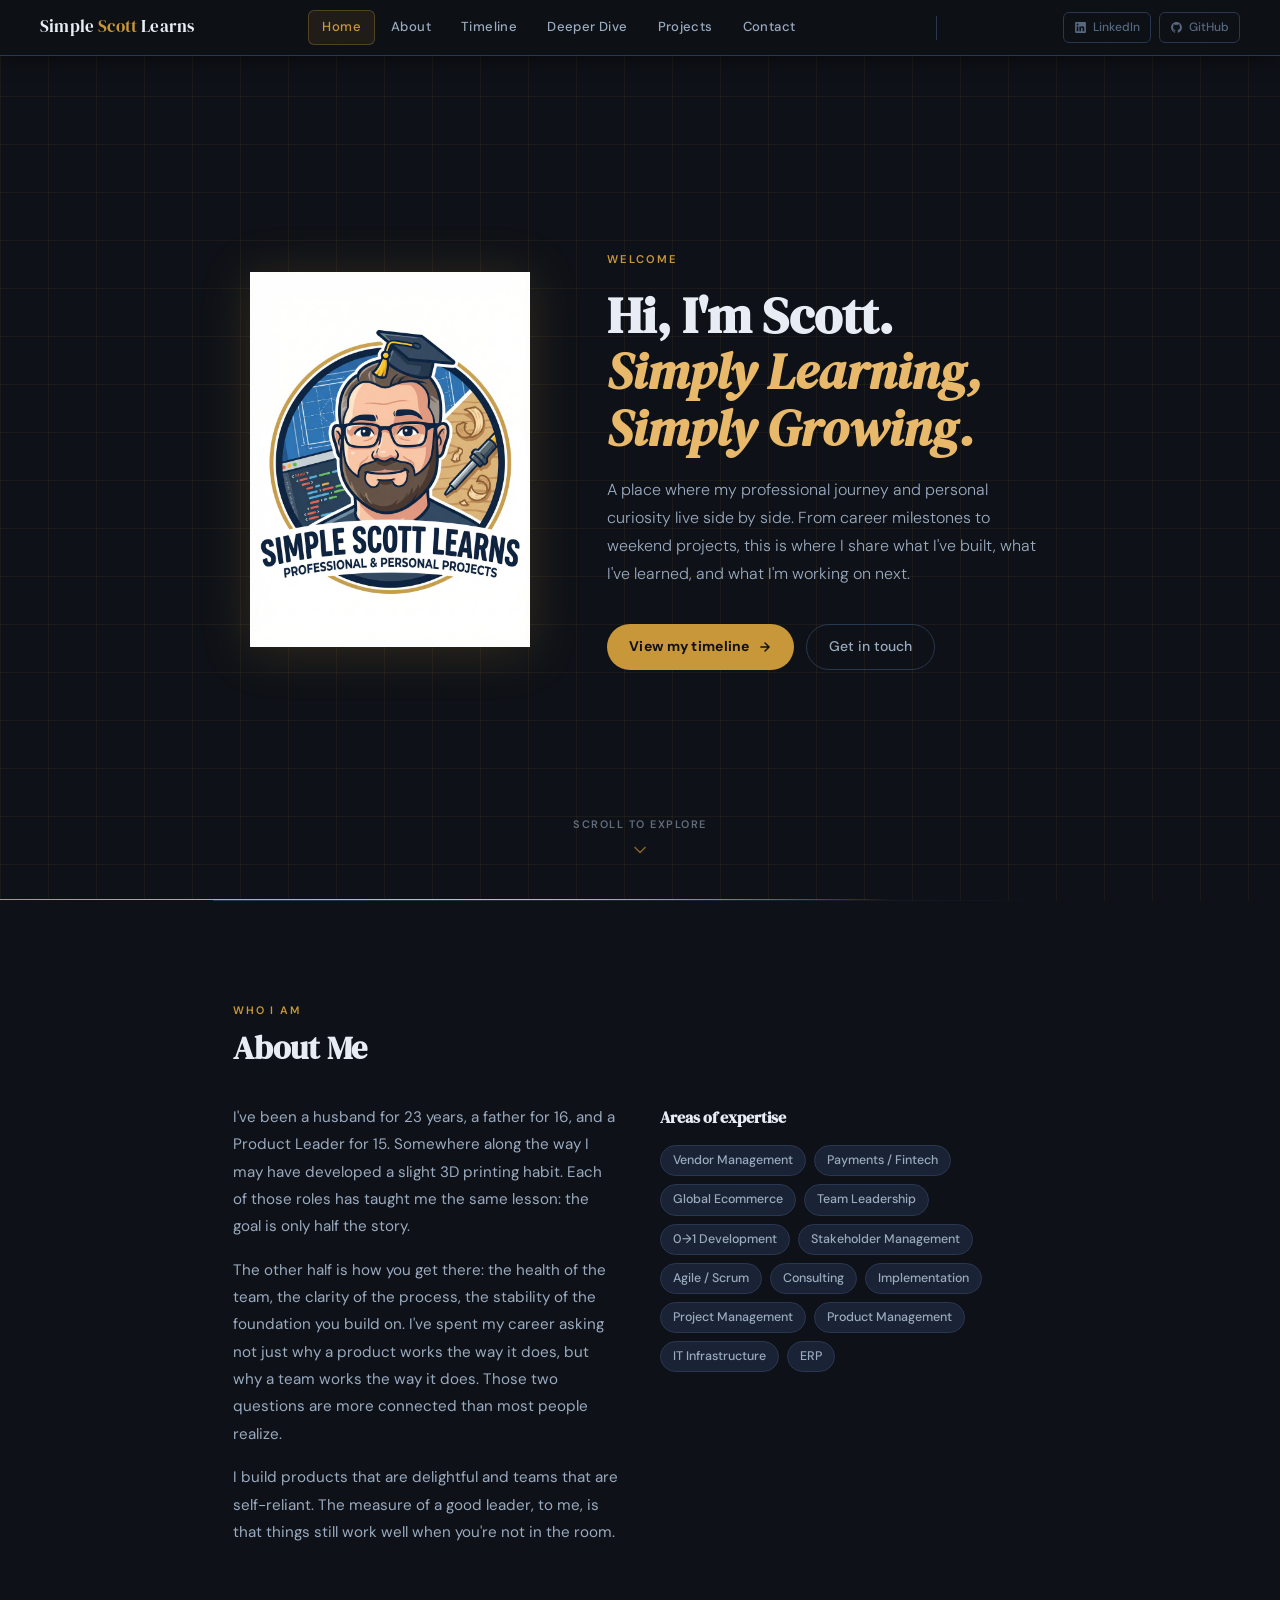
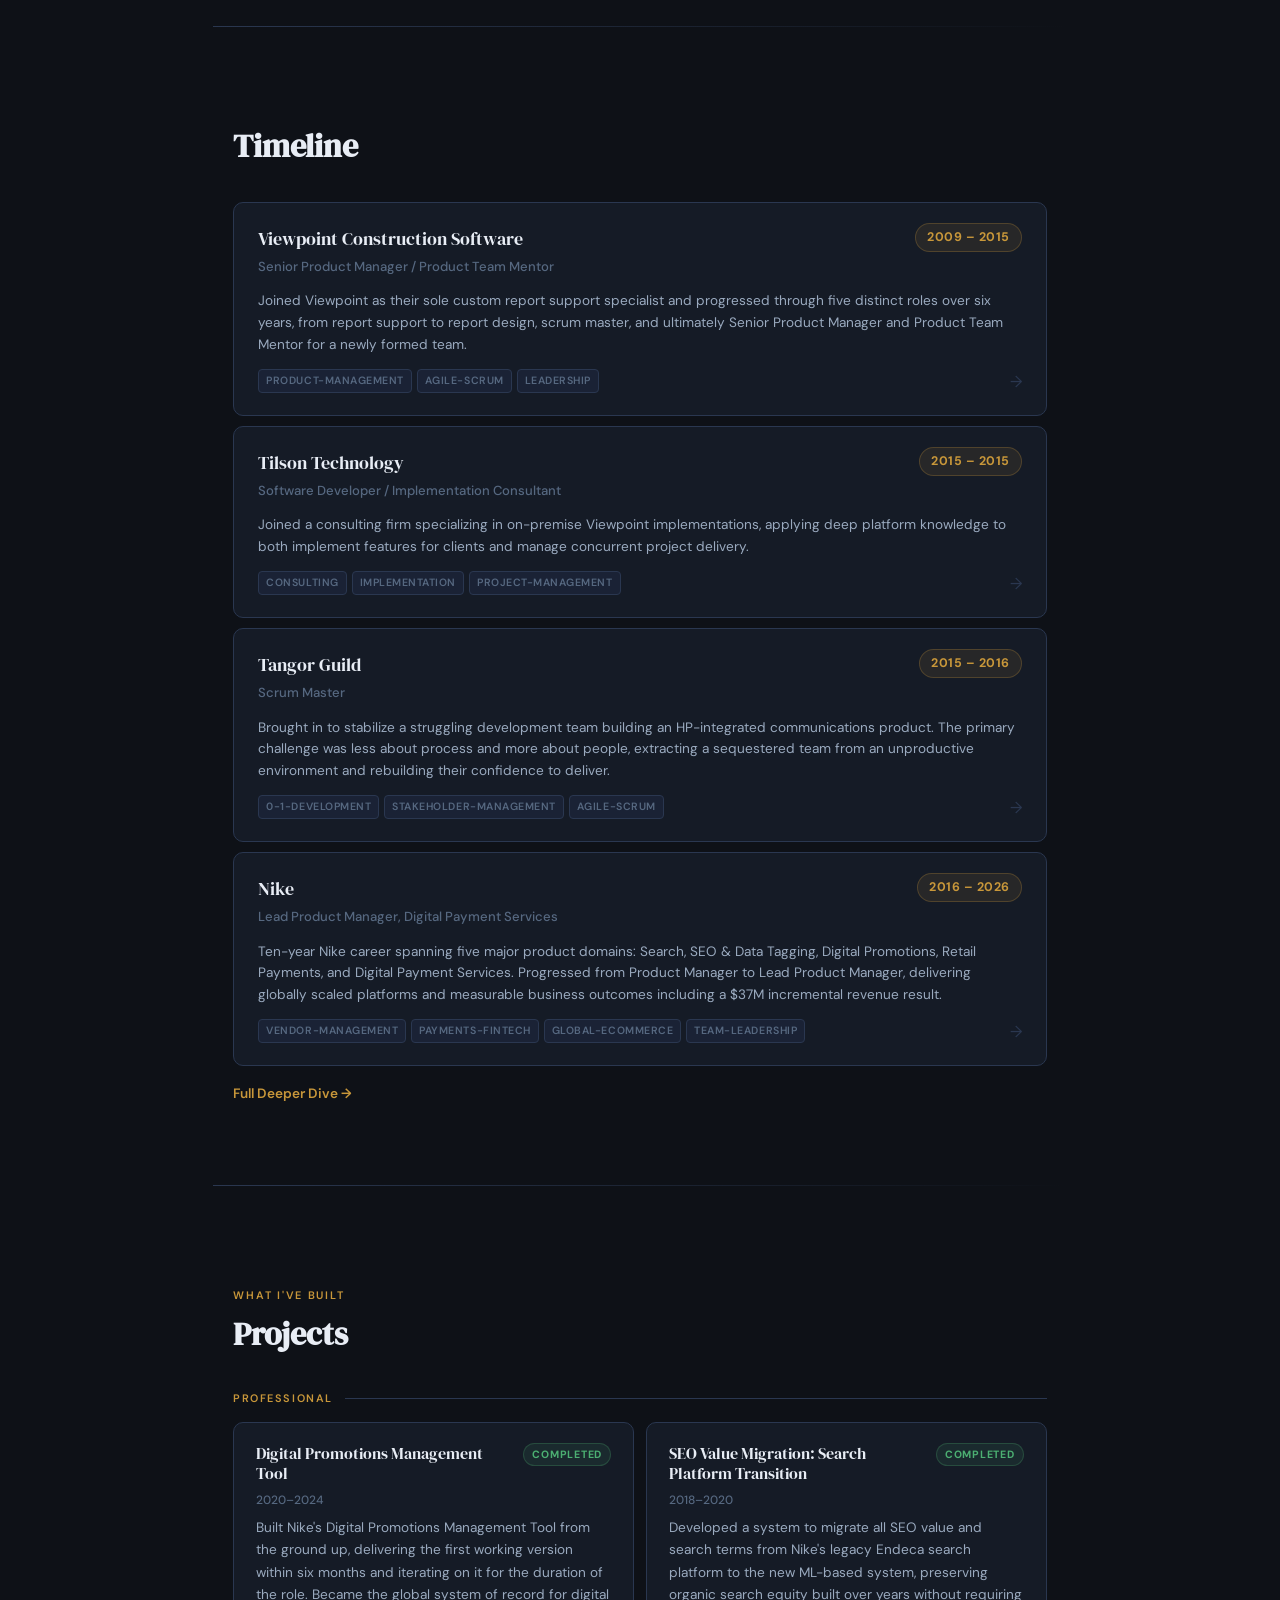
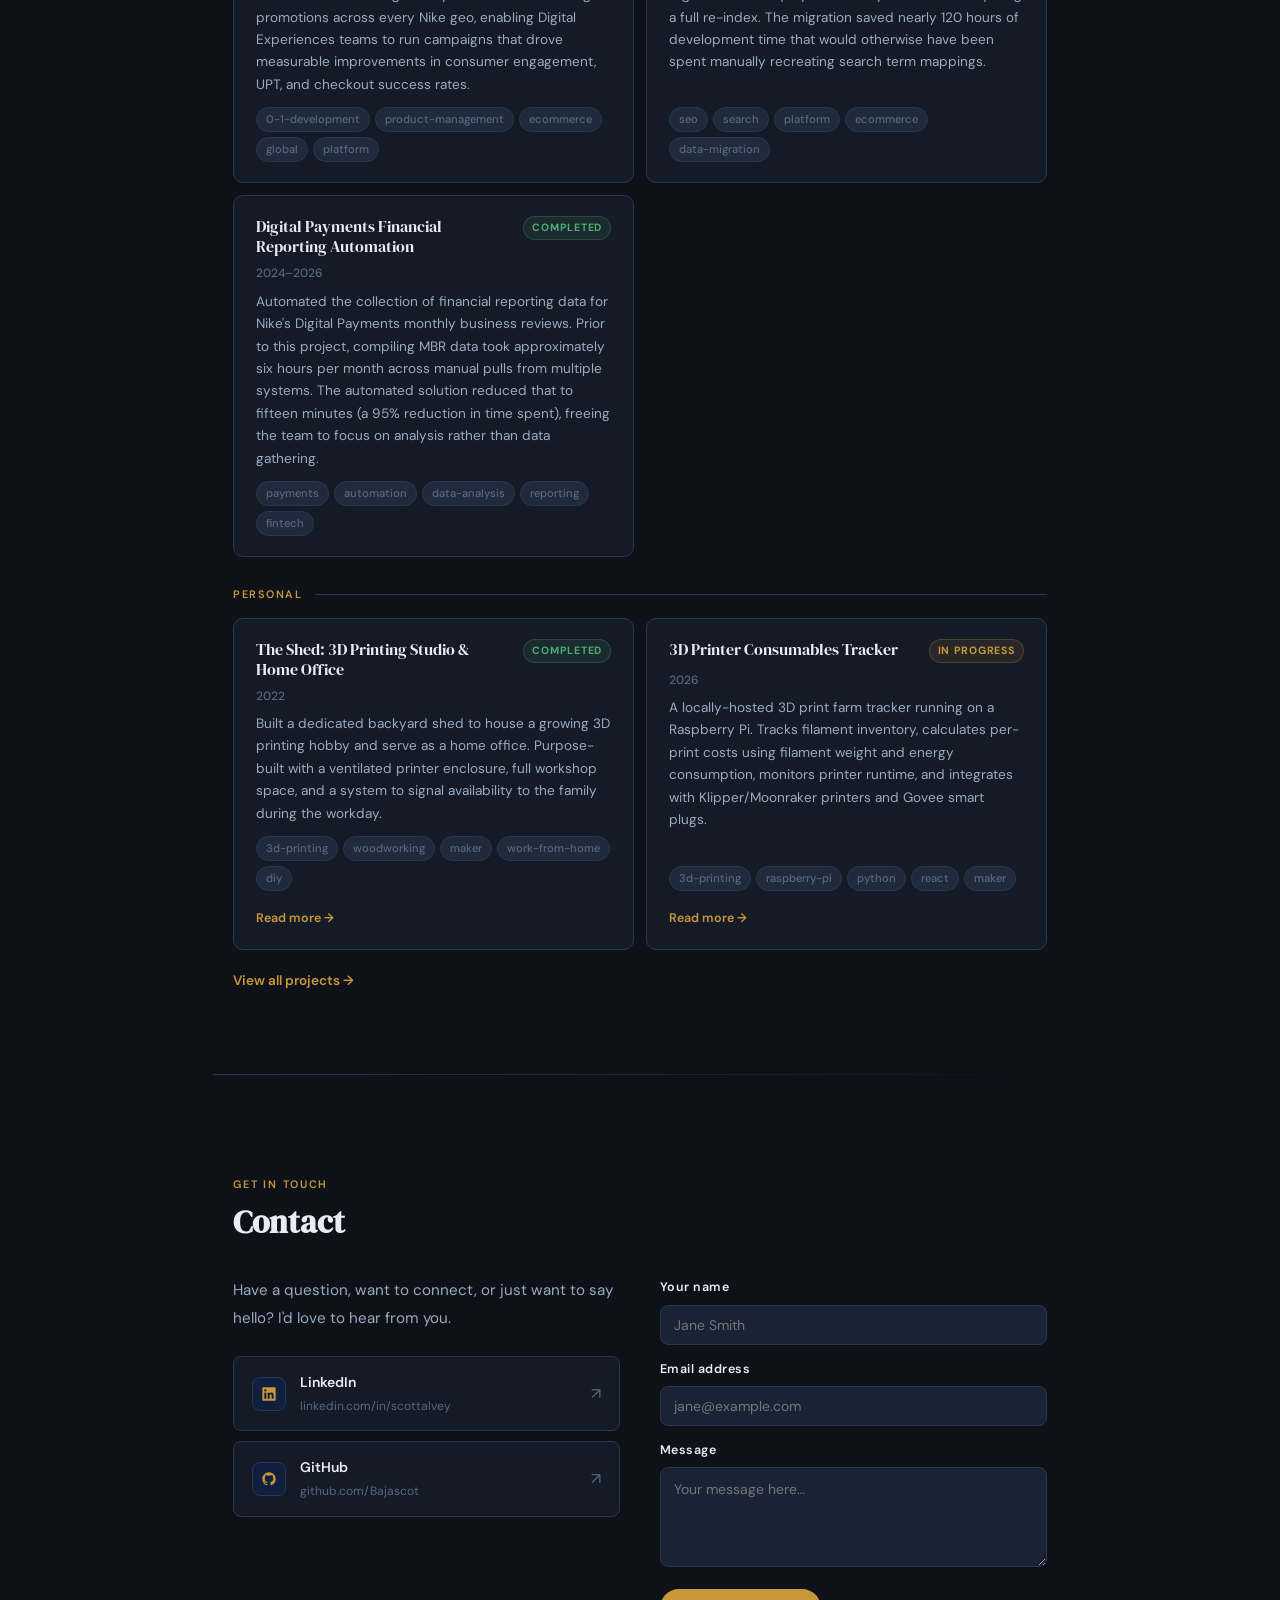
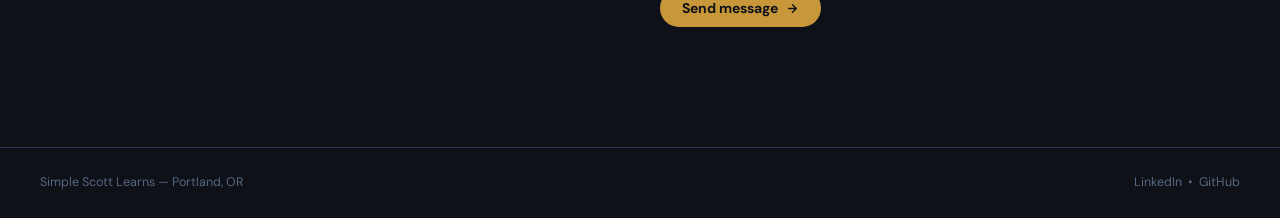
<file: index.html>
<!DOCTYPE html>
<html lang="en">
<head>
  <meta charset="UTF-8">
  <meta name="viewport" content="width=device-width, initial-scale=1.0">
  <title>Simple Scott Learns</title>
  <link rel="stylesheet" href="css/style.css">
  <style>
    body { background: #0e1117; margin: 0; }

    /* ── NAV ── */
    .site-nav {
      position: fixed;
      top: 0; left: 0; right: 0;
      z-index: 200;
      height: 56px;
      background: rgba(14,17,23,0.94);
      backdrop-filter: blur(12px);
      border-bottom: 1px solid #2a3750;
      display: flex;
      align-items: center;
      justify-content: space-between;
      padding: 0 40px;
    }
    .nav-brand {
      font-family: 'DM Serif Display', Georgia, serif;
      font-size: 1.05rem;
      color: #e8edf5;
      letter-spacing: 0.01em;
      white-space: nowrap;
      text-decoration: none;
      flex-shrink: 0;
    }
    .nav-brand span { color: #c8973a; }
    .nav-links { display: flex; align-items: center; gap: 2px; list-style: none; }
    .nav-links a {
      display: block;
      padding: 5px 13px;
      font-size: 0.82rem; font-weight: 500;
      color: #9aaabf;
      border-radius: 6px;
      letter-spacing: 0.03em;
      transition: background 0.15s, color 0.15s;
      border: 1px solid transparent;
      text-decoration: none;
    }
    .nav-links a:hover, .nav-links a.active {
      background: rgba(200,151,58,0.1);
      color: #c8973a;
      border-color: rgba(200,151,58,0.3);
    }
    .nav-divider { width: 1px; height: 24px; background: #2a3750; margin: 0 12px; }
    .nav-social { display: flex; gap: 8px; }
    .nav-social a {
      display: flex; align-items: center; gap: 6px;
      padding: 4px 10px;
      font-size: 0.75rem; font-weight: 500;
      color: #566880;
      border: 1px solid #2a3750;
      border-radius: 6px;
      transition: border-color 0.15s, color 0.15s, background 0.15s;
      text-decoration: none;
    }
    .nav-social a:hover { border-color: #c8973a; color: #c8973a; background: rgba(200,151,58,0.08); }

    /* ── SECTIONS — 2/3 page width, centered ── */
    .page-section {
      width: 100%;
      padding: 100px 0 80px;
    }
    .section-inner {
      width: 66.666%;
      margin: 0 auto;
      padding: 0 20px;
    }
    .section-eyebrow {
      font-size: 0.68rem; font-weight: 600;
      letter-spacing: 0.16em; text-transform: uppercase;
      color: #c8973a; margin-bottom: 10px;
    }
    .section-title {
      font-family: 'DM Serif Display', Georgia, serif;
      font-size: 2rem; color: #e8edf5;
      margin-bottom: 36px; line-height: 1.2;
    }
    .section-divider {
      width: 66.666%; margin: 0 auto;
      height: 1px;
      background: linear-gradient(90deg, #2a3750, transparent);
    }

    /* ── HERO ── */
    #hero {
      min-height: 100vh;
      display: flex; align-items: center;
      padding: 80px 0 60px;
      position: relative; overflow: hidden;
    }
    #hero::before {
      content: '';
      position: absolute; inset: 0;
      background-image:
        linear-gradient(rgba(200,151,58,0.04) 1px, transparent 1px),
        linear-gradient(90deg, rgba(200,151,58,0.04) 1px, transparent 1px);
      background-size: 48px 48px;
      pointer-events: none;
    }
    #hero::after {
      content: '';
      position: absolute;
      bottom: 0; left: 0; right: 0; height: 1px;
      background: linear-gradient(90deg, #c8973a, #e8b96a, transparent 70%);
    }
    .hero-eyebrow {
      font-size: 0.7rem; font-weight: 600;
      letter-spacing: 0.18em; text-transform: uppercase;
      color: #c8973a; margin-bottom: 18px;
    }
    .hero-headline {
      font-family: 'DM Serif Display', Georgia, serif;
      font-size: clamp(2.4rem, 4vw, 3.6rem);
      color: #e8edf5; line-height: 1.1; margin-bottom: 0;
    }
    .hero-headline em { font-style: italic; color: #e8b96a; }
    .hero-sub {
      font-size: 1rem; color: #9aaabf;
      font-weight: 300; max-width: 520px;
      line-height: 1.75; margin-top: 20px; margin-bottom: 36px;
    }
    .hero-actions { display: flex; gap: 12px; flex-wrap: wrap; }
    .btn-primary {
      display: inline-flex; align-items: center; gap: 8px;
      padding: 10px 22px; background: #c8973a; color: #0e1117;
      border-radius: 999px; font-size: 0.875rem; font-weight: 700;
      text-decoration: none;
      transition: opacity 0.15s, transform 0.15s, box-shadow 0.15s;
    }
    .btn-primary:hover { opacity: 0.9; transform: translateY(-1px); box-shadow: 0 4px 16px rgba(200,151,58,0.4); }
    .btn-secondary {
      display: inline-flex; align-items: center; gap: 8px;
      padding: 10px 22px; background: transparent; color: #9aaabf;
      border: 1px solid #2a3750; border-radius: 999px;
      font-size: 0.875rem; font-weight: 500; text-decoration: none;
      transition: border-color 0.15s, color 0.15s;
    }
    .btn-secondary:hover { border-color: #c8973a; color: #c8973a; }

    /* ── SCROLL INDICATOR ── */
    .scroll-indicator {
      position: absolute;
      bottom: 32px;
      left: 50%;
      transform: translateX(-50%);
      display: flex;
      flex-direction: column;
      align-items: center;
      gap: 6px;
      cursor: pointer;
      z-index: 2;
      opacity: 0.6;
      transition: opacity 0.2s;
    }
    .scroll-indicator:hover { opacity: 1; }
    .scroll-indicator span {
      font-size: 0.68rem;
      font-weight: 600;
      letter-spacing: 0.14em;
      text-transform: uppercase;
      color: #9aaabf;
    }
    .scroll-arrow {
      color: #c8973a;
      animation: bounce 2s ease-in-out infinite;
    }
    @keyframes bounce {
      0%, 100% { transform: translateY(0); }
      50%       { transform: translateY(6px); }
    }

    /* ── HERO GRID ── */
    .hero-grid {
      display: grid;
      grid-template-columns: 1fr 1.4fr;
      gap: 60px;
      align-items: center;
    }
    .hero-logo-col {
      display: flex;
      justify-content: center;
      align-items: center;
    }
    .hero-logo-ring {
      display: flex;
      align-items: center;
      justify-content: center;
    }
    .hero-logo-ring img {
      width: 280px;
      height: auto;
      object-fit: contain;
      filter: drop-shadow(0 4px 24px rgba(200,151,58,0.2));
    }
    @media (max-width: 720px) {
      .hero-grid { grid-template-columns: 1fr; gap: 32px; }
      .hero-logo-ring { width: 180px; height: 180px; }
    }
    .about-grid {
      display: grid; grid-template-columns: 1fr 1fr;
      gap: 40px; align-items: start;
    }
    .about-text p {
      font-size: 0.95rem; color: #9aaabf;
      line-height: 1.8; margin-bottom: 16px;
    }
    .about-text p:last-child { margin-bottom: 0; }
    .about-skills h3 {
      font-family: 'DM Serif Display', Georgia, serif;
      font-size: 1rem; color: #e8edf5; margin-bottom: 14px;
    }
    .skills-list { display: flex; flex-wrap: wrap; gap: 8px; }
    .skill-pill {
      padding: 4px 12px;
      background: #1a2235; border: 1px solid #2a3750;
      border-radius: 999px; font-size: 0.78rem;
      font-weight: 500; color: #9aaabf;
    }

    /* ── TIMELINE CARDS ── */
    .timeline-list {
      display: flex; flex-direction: column; gap: 10px;
    }
    .tl-card {
      background: #151b26;
      border: 1px solid #2a3750;
      border-radius: 10px;
      padding: 20px 24px;
      cursor: pointer;
      transition: border-color 0.2s, transform 0.15s, box-shadow 0.2s;
      display: flex;
      flex-direction: column;
      gap: 12px;
    }
    .tl-card:hover {
      border-color: #c8973a;
      transform: translateY(-1px);
      box-shadow: 0 4px 20px rgba(200,151,58,0.1);
    }
    .tl-card-top {
      display: flex;
      align-items: flex-start;
      justify-content: space-between;
      gap: 16px;
    }
    .tl-card-left { flex: 1; min-width: 0; }
    .tl-company {
      font-family: 'DM Serif Display', Georgia, serif;
      font-size: 1.15rem; color: #e8edf5;
      margin-bottom: 2px;
    }
    .tl-title {
      font-size: 0.82rem; color: #566880;
      font-weight: 500;
    }
    .tl-dates {
      font-size: 0.78rem; font-weight: 700;
      color: #c8973a; letter-spacing: 0.04em;
      background: rgba(200,151,58,0.1);
      border: 1px solid rgba(200,151,58,0.25);
      border-radius: 999px; padding: 3px 11px;
      white-space: nowrap;
      flex-shrink: 0;
    }
    .tl-summary {
      font-size: 0.85rem; color: #9aaabf;
      line-height: 1.6;
    }
    .tl-card-bottom {
      display: flex;
      align-items: center;
      justify-content: space-between;
      gap: 12px;
      flex-wrap: wrap;
    }
    .tl-tags { display: flex; gap: 5px; flex-wrap: wrap; }
    .tl-tag {
      font-size: 0.66rem; font-weight: 600;
      letter-spacing: 0.05em; text-transform: uppercase;
      color: #566880; background: #1a2235;
      border: 1px solid #2a3750; border-radius: 4px;
      padding: 2px 7px;
    }
    .tl-arrow {
      color: #2a3750; font-size: 1rem;
      transition: color 0.15s, transform 0.15s;
      flex-shrink: 0;
    }
    .tl-card:hover .tl-arrow { color: #c8973a; transform: translateX(3px); }

    .timeline-footer {
      margin-top: 16px;
      display: flex; align-items: center; gap: 20px;
    }
    .timeline-footer a {
      font-size: 0.85rem; font-weight: 600;
      color: #c8973a; text-decoration: none;
    }
    .timeline-footer a.muted {
      color: #566880; font-weight: 500;
    }
    .timeline-footer a:hover { opacity: 0.8; }

    /* ── MODAL ── */
    .modal-overlay {
      display: none;
      position: fixed; inset: 0; z-index: 500;
      background: rgba(8,12,20,0.85);
      backdrop-filter: blur(6px);
      align-items: center; justify-content: center;
      padding: 40px 20px;
    }
    .modal-overlay.open { display: flex; }
    .modal {
      background: #151b26;
      border: 1px solid #2a3750;
      border-radius: 14px;
      width: 100%; max-width: 620px;
      max-height: 85vh;
      overflow-y: auto;
      box-shadow: 0 20px 60px rgba(0,0,0,0.7);
      animation: modalIn 0.22s ease;
    }
    @keyframes modalIn {
      from { opacity: 0; transform: scale(0.96) translateY(10px); }
      to   { opacity: 1; transform: scale(1) translateY(0); }
    }
    .modal-header {
      background: #0f1f3d;
      padding: 20px 24px;
      border-bottom: 1px solid #2a3750;
      display: flex; align-items: flex-start;
      gap: 12px;
      position: sticky; top: 0; z-index: 1;
      border-radius: 13px 13px 0 0;
    }
    .modal-header-left {
      flex: 1;
      min-width: 0;
    }
    .modal-header-left h2 {
      font-family: 'DM Serif Display', Georgia, serif;
      font-size: 1.4rem; color: #e8edf5; line-height: 1.2;
    }
    .modal-header-left .modal-title {
      font-size: 0.82rem; color: #9aaabf;
      font-weight: 400; margin-top: 3px;
    }
    .modal-header-right { text-align: right; flex-shrink: 0; }
    .modal-dates {
      font-size: 0.8rem; font-weight: 700;
      color: #c8973a; letter-spacing: 0.04em;
    }
    .modal-location {
      font-size: 0.75rem; color: #566880; margin-top: 2px;
    }
    .modal-close {
      flex-shrink: 0;
      background: none; border: none; cursor: pointer;
      color: #566880; font-size: 1.4rem; line-height: 1;
      transition: color 0.15s; padding: 4px;
      margin-top: -2px;
    }
    .modal-close:hover { color: #e8edf5; }
    .modal-body { padding: 28px; }
    .modal-body p {
      font-size: 0.92rem; color: #9aaabf;
      line-height: 1.75; margin-bottom: 20px;
    }
    .modal-tags { display: flex; flex-wrap: wrap; gap: 7px; margin-bottom: 24px; }
    .modal-tag {
      font-size: 0.74rem; font-weight: 500;
      padding: 3px 11px;
      background: #1f2a3d; border: 1px solid #2a3750;
      border-radius: 999px; color: #9aaabf;
    }
    .modal-deeper {
      display: inline-flex; align-items: center; gap: 8px;
      padding: 9px 20px;
      background: #c8973a; color: #0e1117;
      border-radius: 999px; font-size: 0.85rem; font-weight: 700;
      text-decoration: none;
      transition: opacity 0.15s;
    }
    .modal-deeper:hover { opacity: 0.88; }

    /* Other half section */
    .modal-other-half {
      background: #1f2a3d;
      border: 1px solid #2a3750;
      border-left: 3px solid #c8973a;
      border-radius: 8px;
      padding: 18px 20px;
      margin-bottom: 24px;
    }
    .modal-other-half-title {
      display: flex;
      align-items: center;
      gap: 8px;
      font-size: 0.72rem;
      font-weight: 700;
      letter-spacing: 0.12em;
      text-transform: uppercase;
      color: #c8973a;
      margin-bottom: 10px;
    }
    .modal-other-half p {
      font-size: 0.9rem;
      color: #9aaabf;
      line-height: 1.75;
      margin-bottom: 0;
      font-style: italic;
    }

    /* ── PROJECTS ── */
    .projects-section-label {
      font-size: 0.68rem; font-weight: 600;
      letter-spacing: 0.14em; text-transform: uppercase;
      color: #c8973a; margin: 28px 0 14px;
      display: flex; align-items: center; gap: 12px;
    }
    .projects-section-label::after {
      content: ''; flex: 1; height: 1px; background: #2a3750;
    }
    .projects-grid {
      display: grid; grid-template-columns: 1fr 1fr;
      gap: 12px; margin-bottom: 8px;
    }
    .project-card {
      background: #151b26; border: 1px solid #2a3750;
      border-radius: 10px; padding: 20px 22px;
      display: flex; flex-direction: column; gap: 7px;
      transition: border-color 0.2s, transform 0.15s;
    }
    .project-card:hover { border-color: #334466; transform: translateY(-2px); }
    .project-card-top {
      display: flex; justify-content: space-between;
      align-items: flex-start; gap: 10px;
    }
    .project-title {
      font-family: 'DM Serif Display', Georgia, serif;
      font-size: 1rem; color: #e8edf5; line-height: 1.25;
    }
    .project-status {
      flex-shrink: 0; font-size: 0.66rem; font-weight: 700;
      letter-spacing: 0.07em; text-transform: uppercase;
      padding: 2px 8px; border-radius: 999px;
    }
    .status-completed {
      background: rgba(76,175,114,0.1); color: #4caf72;
      border: 1px solid rgba(76,175,114,0.25);
    }
    .status-in-progress {
      background: rgba(200,151,58,0.1); color: #c8973a;
      border: 1px solid rgba(200,151,58,0.25);
    }
    .project-year { font-size: 0.75rem; color: #566880; font-weight: 500; }
    .project-summary { font-size: 0.85rem; color: #9aaabf; line-height: 1.65; flex: 1; }
    .project-tags { display: flex; flex-wrap: wrap; gap: 5px; margin-top: 4px; }
    .project-tag {
      font-size: 0.7rem; font-weight: 500; padding: 2px 9px;
      background: #1f2a3d; border: 1px solid #2a3750;
      border-radius: 999px; color: #566880;
    }

    /* ── CONTACT ── */
    .contact-grid {
      display: grid; grid-template-columns: 1fr 1fr;
      gap: 40px; align-items: start;
    }
    .contact-intro p {
      font-size: 0.95rem; color: #9aaabf;
      line-height: 1.8; margin-bottom: 24px;
    }
    .contact-links { display: flex; flex-direction: column; gap: 10px; }
    .contact-link {
      display: flex; align-items: center; gap: 14px;
      padding: 14px 18px;
      background: #151b26; border: 1px solid #2a3750;
      border-radius: 8px; text-decoration: none; color: #e8edf5;
      transition: border-color 0.15s, transform 0.15s;
    }
    .contact-link:hover { border-color: #c8973a; transform: translateX(3px); }
    .contact-link-icon {
      width: 34px; height: 34px; border-radius: 8px;
      background: #0f1f3d; border: 1px solid #2a3750;
      display: flex; align-items: center; justify-content: center;
      flex-shrink: 0; color: #c8973a;
    }
    .contact-link-label { font-size: 0.875rem; font-weight: 600; }
    .contact-link-sub { font-size: 0.75rem; color: #566880; margin-top: 1px; }
    .contact-link-arrow { margin-left: auto; color: #566880; }
    .form-group { margin-bottom: 14px; }
    .form-group label {
      display: block; font-size: 0.78rem; font-weight: 600;
      color: #e8edf5; letter-spacing: 0.04em; margin-bottom: 6px;
    }
    .form-group input, .form-group textarea {
      width: 100%; padding: 10px 13px;
      font-family: 'DM Sans', system-ui, sans-serif;
      font-size: 0.875rem; color: #e8edf5;
      background: #1a2235; border: 1px solid #2a3750;
      border-radius: 8px; outline: none;
      transition: border-color 0.15s;
    }
    .form-group input:focus, .form-group textarea:focus { border-color: #c8973a; }
    .form-group textarea { resize: vertical; min-height: 100px; line-height: 1.6; }
    .form-submit {
      display: inline-flex; align-items: center; gap: 8px;
      padding: 10px 22px; background: #c8973a; color: #0e1117;
      border: none; border-radius: 999px;
      font-family: 'DM Sans', system-ui, sans-serif;
      font-size: 0.875rem; font-weight: 700; cursor: pointer;
      transition: opacity 0.15s, transform 0.15s;
    }
    .form-submit:hover { opacity: 0.9; transform: translateY(-1px); }
    .form-success {
      display: none; margin-top: 12px; padding: 12px 16px;
      background: rgba(76,175,114,0.1);
      border: 1px solid rgba(76,175,114,0.25);
      border-radius: 8px; color: #4caf72;
      font-size: 0.875rem; font-weight: 500;
    }
    .form-success.visible { display: block; }

    /* ── FOOTER ── */
    footer {
      border-top: 1px solid #2a3750;
      padding: 24px 40px;
      display: flex; align-items: center; justify-content: space-between;
      font-size: 0.78rem; color: #566880;
    }
    footer a { color: #566880; text-decoration: none; }
    footer a:hover { color: #c8973a; }

    /* ── RESPONSIVE ── */
    @media (max-width: 900px) {
      .section-inner { width: 90%; }
      .section-divider { width: 90%; }
    }
    @media (max-width: 680px) {
      .section-inner { width: 95%; padding: 0 16px; }
      .about-grid, .contact-grid, .projects-grid { grid-template-columns: 1fr; }
      .site-nav { padding: 0 16px; }
      .tl-tags { display: none; }
      .page-section { padding: 80px 0 60px; }
    }
  </style>
</head>
<body>

  <!-- ── NAV ── -->
  <nav class="site-nav" aria-label="Main navigation">
    <a class="nav-brand" href="#hero">Simple <span>Scott</span> Learns</a>
    <ul class="nav-links">
      <li><a href="#hero">Home</a></li>
      <li><a href="#about">About</a></li>
      <li><a href="#timeline">Timeline</a></li>
      <li><a href="deeper-dive.html">Deeper Dive</a></li>
      <li><a href="#projects">Projects</a></li>
      <li><a href="#contact">Contact</a></li>
    </ul>
    <div class="nav-divider"></div>
    <div class="nav-social">
      <a href="https://www.linkedin.com/in/scottalvey/" target="_blank" rel="noopener">
        <svg width="13" height="13" viewBox="0 0 24 24" fill="currentColor"><path d="M20.5 2h-17A1.5 1.5 0 002 3.5v17A1.5 1.5 0 003.5 22h17a1.5 1.5 0 001.5-1.5v-17A1.5 1.5 0 0020.5 2zM8 19H5v-9h3zM6.5 8.25A1.75 1.75 0 118.3 6.5a1.78 1.78 0 01-1.8 1.75zM19 19h-3v-4.74c0-1.42-.6-1.93-1.38-1.93A1.74 1.74 0 0013 14.19a.66.66 0 000 .14V19h-3v-9h2.9v1.3a3.11 3.11 0 012.7-1.4c1.55 0 3.36.86 3.36 3.66z"/></svg>
        LinkedIn
      </a>
      <a href="https://github.com/Bajascot" target="_blank" rel="noopener">
        <svg width="13" height="13" viewBox="0 0 24 24" fill="currentColor"><path d="M12 2C6.477 2 2 6.484 2 12.017c0 4.425 2.865 8.18 6.839 9.504.5.092.682-.217.682-.483 0-.237-.008-.868-.013-1.703-2.782.605-3.369-1.343-3.369-1.343-.454-1.158-1.11-1.466-1.11-1.466-.908-.62.069-.608.069-.608 1.003.07 1.531 1.032 1.531 1.032.892 1.53 2.341 1.088 2.91.832.092-.647.35-1.088.636-1.338-2.22-.253-4.555-1.113-4.555-4.951 0-1.093.39-1.988 1.029-2.688-.103-.253-.446-1.272.098-2.65 0 0 .84-.27 2.75 1.026A9.564 9.564 0 0112 6.844c.85.004 1.705.115 2.504.337 1.909-1.296 2.747-1.027 2.747-1.027.546 1.379.202 2.398.1 2.651.64.7 1.028 1.595 1.028 2.688 0 3.848-2.339 4.695-4.566 4.943.359.309.678.92.678 1.855 0 1.338-.012 2.419-.012 2.747 0 .268.18.58.688.482A10.019 10.019 0 0022 12.017C22 6.484 17.522 2 12 2z"/></svg>
        GitHub
      </a>
    </div>
  </nav>

  <!-- ── HERO ── -->
  <section id="hero" class="page-section" style="min-height:100vh;display:flex;align-items:center;position:relative;overflow:hidden;">
    <div style="position:absolute;inset:0;background-image:linear-gradient(rgba(200,151,58,0.04) 1px,transparent 1px),linear-gradient(90deg,rgba(200,151,58,0.04) 1px,transparent 1px);background-size:48px 48px;pointer-events:none;"></div>
    <div style="position:absolute;bottom:0;left:0;right:0;height:1px;background:linear-gradient(90deg,#c8973a,#e8b96a,transparent 70%);"></div>
    <div class="section-inner" style="position:relative;z-index:1;">
      <div class="hero-grid">
        <!-- Logo left -->
        <div class="hero-logo-col">
          <div class="hero-logo-ring">
            <img src="images/logo.png" alt="Simple Scott Learns">
          </div>
        </div>
        <!-- Text right -->
        <div class="hero-text-col">
          <p class="hero-eyebrow">Welcome</p>
          <h1 class="hero-headline">Hi, I'm Scott.<br><em>Simply Learning, Simply Growing.</em></h1>
          <p class="hero-sub">
            A place where my professional journey and personal curiosity live side by side.
            From career milestones to weekend projects, this is where I share what I've built,
            what I've learned, and what I'm working on next.
          </p>
          <div class="hero-actions">
            <a href="#timeline" class="btn-primary">
              View my timeline
              <svg width="14" height="14" viewBox="0 0 24 24" fill="none" stroke="currentColor" stroke-width="2.5" stroke-linecap="round" stroke-linejoin="round"><path d="M5 12h14M12 5l7 7-7 7"/></svg>
            </a>
            <a href="#contact" class="btn-secondary">Get in touch</a>
          </div>
        </div>
      </div>
    </div>
  </section>

  <!-- Scroll indicator -->
  <div class="scroll-indicator" onclick="document.getElementById('about').scrollIntoView({behavior:'smooth'})">
    <span>Scroll to explore</span>
    <div class="scroll-arrow">
      <svg width="20" height="20" viewBox="0 0 24 24" fill="none" stroke="currentColor" stroke-width="2" stroke-linecap="round" stroke-linejoin="round"><polyline points="6 9 12 15 18 9"/></svg>
    </div>
  </div>

  <div class="section-divider"></div>

  <!-- ── ABOUT ── -->
  <section id="about" class="page-section">
    <div class="section-inner">
      <p class="section-eyebrow">Who I am</p>
      <h2 class="section-title">About Me</h2>
      <div class="about-grid">
        <div class="about-text">
          <p>I've been a husband for 23 years, a father for 16, and a Product Leader for 15. Somewhere along the way I may have developed a slight 3D printing habit. Each of those roles has taught me the same lesson: the goal is only half the story.</p>
          <p>The other half is how you get there: the health of the team, the clarity of the process, the stability of the foundation you build on. I've spent my career asking not just why a product works the way it does, but why a team works the way it does. Those two questions are more connected than most people realize.</p>
          <p>I build products that are delightful and teams that are self-reliant. The measure of a good leader, to me, is that things still work well when you're not in the room.</p>
        </div>
        <div class="about-skills">
          <h3>Areas of expertise</h3>
          <div class="skills-list">
            <span class="skill-pill">Vendor Management</span>
            <span class="skill-pill">Payments / Fintech</span>
            <span class="skill-pill">Global Ecommerce</span>
            <span class="skill-pill">Team Leadership</span>
            <span class="skill-pill">0→1 Development</span>
            <span class="skill-pill">Stakeholder Management</span>
            <span class="skill-pill">Agile / Scrum</span>
            <span class="skill-pill">Consulting</span>
            <span class="skill-pill">Implementation</span>
            <span class="skill-pill">Project Management</span>
            <span class="skill-pill">Product Management</span>
            <span class="skill-pill">IT Infrastructure</span>
            <span class="skill-pill">ERP</span>
          </div>
        </div>
      </div>
    </div>
  </section>

  <div class="section-divider"></div>

  <!-- ── TIMELINE ── -->
  <section id="timeline" class="page-section">
    <div class="section-inner">
      <h2 class="section-title">Timeline</h2>
      <div class="timeline-list" id="timeline-list"></div>
      <div class="timeline-footer">
        <a href="deeper-dive.html">Full Deeper Dive →</a>
      </div>
    </div>
  </section>

  <div class="section-divider"></div>

  <!-- ── PROJECTS ── -->
  <section id="projects" class="page-section">
    <div class="section-inner">
      <p class="section-eyebrow">What I've built</p>
      <h2 class="section-title">Projects</h2>
      <div id="projects-container"></div>
      <p style="margin-top:16px;">
        <a href="projects.html" style="font-size:0.85rem;font-weight:600;color:#c8973a;text-decoration:none;">View all projects →</a>
      </p>
    </div>
  </section>

  <div class="section-divider"></div>

  <!-- ── CONTACT ── -->
  <section id="contact" class="page-section" style="padding-bottom:120px;">
    <div class="section-inner">
      <p class="section-eyebrow">Get in touch</p>
      <h2 class="section-title">Contact</h2>
      <div class="contact-grid">
        <div class="contact-intro">
          <p>Have a question, want to connect, or just want to say hello? I'd love to hear from you.</p>
          <div class="contact-links">
            <a href="https://www.linkedin.com/in/scottalvey/" class="contact-link" target="_blank" rel="noopener">
              <div class="contact-link-icon">
                <svg width="16" height="16" viewBox="0 0 24 24" fill="currentColor"><path d="M20.5 2h-17A1.5 1.5 0 002 3.5v17A1.5 1.5 0 003.5 22h17a1.5 1.5 0 001.5-1.5v-17A1.5 1.5 0 0020.5 2zM8 19H5v-9h3zM6.5 8.25A1.75 1.75 0 118.3 6.5a1.78 1.78 0 01-1.8 1.75zM19 19h-3v-4.74c0-1.42-.6-1.93-1.38-1.93A1.74 1.74 0 0013 14.19a.66.66 0 000 .14V19h-3v-9h2.9v1.3a3.11 3.11 0 012.7-1.4c1.55 0 3.36.86 3.36 3.66z"/></svg>
              </div>
              <div>
                <div class="contact-link-label">LinkedIn</div>
                <div class="contact-link-sub">linkedin.com/in/scottalvey</div>
              </div>
              <span class="contact-link-arrow">↗</span>
            </a>
            <a href="https://github.com/Bajascot" class="contact-link" target="_blank" rel="noopener">
              <div class="contact-link-icon">
                <svg width="16" height="16" viewBox="0 0 24 24" fill="currentColor"><path d="M12 2C6.477 2 2 6.484 2 12.017c0 4.425 2.865 8.18 6.839 9.504.5.092.682-.217.682-.483 0-.237-.008-.868-.013-1.703-2.782.605-3.369-1.343-3.369-1.343-.454-1.158-1.11-1.466-1.11-1.466-.908-.62.069-.608.069-.608 1.003.07 1.531 1.032 1.531 1.032.892 1.53 2.341 1.088 2.91.832.092-.647.35-1.088.636-1.338-2.22-.253-4.555-1.113-4.555-4.951 0-1.093.39-1.988 1.029-2.688-.103-.253-.446-1.272.098-2.65 0 0 .84-.27 2.75 1.026A9.564 9.564 0 0112 6.844c.85.004 1.705.115 2.504.337 1.909-1.296 2.747-1.027 2.747-1.027.546 1.379.202 2.398.1 2.651.64.7 1.028 1.595 1.028 2.688 0 3.848-2.339 4.695-4.566 4.943.359.309.678.92.678 1.855 0 1.338-.012 2.419-.012 2.747 0 .268.18.58.688.482A10.019 10.019 0 0022 12.017C22 6.484 17.522 2 12 2z"/></svg>
              </div>
              <div>
                <div class="contact-link-label">GitHub</div>
                <div class="contact-link-sub">github.com/Bajascot</div>
              </div>
              <span class="contact-link-arrow">↗</span>
            </a>
          </div>
        </div>
        <div>
          <form id="contact-form" action="https://formspree.io/f/xgodepzo" method="POST">
            <div class="form-group">
              <label for="fname">Your name</label>
              <input type="text" id="fname" name="name" placeholder="Jane Smith" required>
            </div>
            <div class="form-group">
              <label for="femail">Email address</label>
              <input type="email" id="femail" name="email" placeholder="jane@example.com" required>
            </div>
            <div class="form-group">
              <label for="fmessage">Message</label>
              <textarea id="fmessage" name="message" placeholder="Your message here…" required></textarea>
            </div>
            <button type="submit" class="form-submit">
              Send message
              <svg width="13" height="13" viewBox="0 0 24 24" fill="none" stroke="currentColor" stroke-width="2.5" stroke-linecap="round" stroke-linejoin="round"><path d="M5 12h14M12 5l7 7-7 7"/></svg>
            </button>
          </form>
        </div>
      </div>
    </div>
  </section>

  <!-- ── FOOTER ── -->
  <footer>
    <span>Simple Scott Learns &mdash; Portland, OR</span>
    <span>
      <a href="https://www.linkedin.com/in/scottalvey/" target="_blank" rel="noopener">LinkedIn</a>
      &nbsp;&bull;&nbsp;
      <a href="https://github.com/Bajascot" target="_blank" rel="noopener">GitHub</a>
    </span>
  </footer>

  <!-- ── MODAL ── -->
  <div class="modal-overlay" id="modal-overlay" onclick="closeModal(event)">
    <div class="modal" id="modal">
      <div class="modal-header">
        <div class="modal-header-left">
          <h2 id="modal-company"></h2>
          <div class="modal-title" id="modal-job-title"></div>
        </div>
        <div class="modal-header-right">
          <div class="modal-dates" id="modal-dates"></div>
          <div class="modal-location" id="modal-location"></div>
        </div>
        <button class="modal-close" onclick="closeModal()" aria-label="Close">×</button>
      </div>
      <div class="modal-body">
        <p id="modal-summary"></p>
        <div class="modal-tags" id="modal-tags"></div>
        <div class="modal-other-half" id="modal-other-half">
          <div class="modal-other-half-title">
            <svg width="14" height="14" viewBox="0 0 24 24" fill="none" stroke="currentColor" stroke-width="2" stroke-linecap="round" stroke-linejoin="round"><path d="M12 22c5.523 0 10-4.477 10-10S17.523 2 12 2 2 6.477 2 12s4.477 10 10 10z"/><path d="M12 8v4M12 16h.01"/></svg>
            The Other Half of the Story
          </div>
          <p id="modal-other-half-text"></p>
        </div>
        <a href="deeper-dive.html" class="modal-deeper">
          See full progression in Deeper Dive
          <svg width="13" height="13" viewBox="0 0 24 24" fill="none" stroke="currentColor" stroke-width="2.5" stroke-linecap="round" stroke-linejoin="round"><path d="M5 12h14M12 5l7 7-7 7"/></svg>
        </a>
      </div>
    </div>
  </div>

  <!-- ── PERSONAL PROJECT MODAL ── -->
  <div class="modal-overlay" id="project-modal-overlay" onclick="closeProjectModal(event)">
    <div class="modal" id="project-modal" style="max-width:680px;">
      <div class="modal-header">
        <div class="modal-header-left">
          <h2 id="proj-modal-title"></h2>
          <div class="modal-title" id="proj-modal-year"></div>
        </div>
        <div class="modal-header-right">
          <div id="proj-modal-status"></div>
        </div>
        <button class="modal-close" onclick="closeProjectModal()" aria-label="Close">×</button>
      </div>
      <div class="modal-body">

        <!-- What Was the Need -->
        <div class="modal-other-half" style="margin-bottom:16px;">
          <div class="modal-other-half-title">
            <svg width="14" height="14" viewBox="0 0 24 24" fill="none" stroke="currentColor" stroke-width="2" stroke-linecap="round" stroke-linejoin="round"><circle cx="12" cy="12" r="10"/><line x1="12" y1="8" x2="12" y2="12"/><line x1="12" y1="16" x2="12.01" y2="16"/></svg>
            What Was the Need
          </div>
          <p id="proj-modal-need" style="font-style:normal;"></p>
        </div>

        <!-- Why the Solution -->
        <div class="modal-other-half" style="margin-bottom:16px;">
          <div class="modal-other-half-title">
            <svg width="14" height="14" viewBox="0 0 24 24" fill="none" stroke="currentColor" stroke-width="2" stroke-linecap="round" stroke-linejoin="round"><polyline points="16 18 22 12 16 6"/><polyline points="8 6 2 12 8 18"/></svg>
            Why the Solution
          </div>
          <p id="proj-modal-solution" style="font-style:normal;"></p>
        </div>

        <!-- The Other Half of the Story -->
        <div class="modal-other-half" style="margin-bottom:20px;">
          <div class="modal-other-half-title">
            <svg width="14" height="14" viewBox="0 0 24 24" fill="none" stroke="currentColor" stroke-width="2" stroke-linecap="round" stroke-linejoin="round"><path d="M12 22c5.523 0 10-4.477 10-10S17.523 2 12 2 2 6.477 2 12s4.477 10 10 10z"/><path d="M12 8v4M12 16h.01"/></svg>
            The Other Half of the Story
          </div>
          <p id="proj-modal-other"></p>
        </div>

        <!-- Tags -->
        <div class="modal-tags" id="proj-modal-tags" style="margin-bottom:20px;"></div>

        <!-- Link to standalone page -->
        <a id="proj-modal-link" href="#" onclick="event.stopPropagation()" class="modal-deeper">
          See the full project page
          <svg width="13" height="13" viewBox="0 0 24 24" fill="none" stroke="currentColor" stroke-width="2.5" stroke-linecap="round" stroke-linejoin="round"><path d="M5 12h14M12 5l7 7-7 7"/></svg>
        </a>

      </div>
    </div>
  </div>
  <script src="data/jobs.js"></script>
  <script src="data/projects.js"></script>
  <script>

    // ── Timeline ────────────────────────────────────────────
    function renderTimeline() {
      const list = document.getElementById('timeline-list');
      const jobs = [...JOBS].filter(j => j.id !== 'market-contractors'); // oldest first — tells the career journey (Market Contractors shown in Deeper Dive only)
      list.innerHTML = jobs.map(job => `
        <div class="tl-card" onclick="openModal('${job.id}')" role="button" tabindex="0"
             onkeydown="if(event.key==='Enter')openModal('${job.id}')">
          <div class="tl-card-top">
            <div class="tl-card-left">
              <div class="tl-company">${job.company}</div>
              <div class="tl-title">${job.title}</div>
            </div>
            <span class="tl-dates">${job.startYear} – ${job.endYear || 'Present'}</span>
          </div>
          <div class="tl-summary">${job.summary}</div>
          <div class="tl-card-bottom">
            <div class="tl-tags">
              ${job.tags.slice(0,4).map(t => `<span class="tl-tag">${t}</span>`).join('')}
            </div>
            <span class="tl-arrow">→</span>
          </div>
        </div>
      `).join('');
    }

    // ── Modal ───────────────────────────────────────────────
    function openModal(id) {
      const job = JOBS.find(j => j.id === id);
      if (!job) return;
      document.getElementById('modal-company').textContent   = job.company;
      document.getElementById('modal-job-title').textContent = job.title;
      document.getElementById('modal-dates').textContent     = `${job.startYear} – ${job.endYear || 'Present'}`;
      document.getElementById('modal-location').textContent  = job.location;
      document.getElementById('modal-summary').textContent      = job.modalDescription || job.summary;
      document.getElementById('modal-tags').innerHTML            =
        job.tags.map(t => `<span class="modal-tag">${t}</span>`).join('');
      document.getElementById('modal-other-half-text').textContent = job.otherHalf || '';
      document.getElementById('modal-other-half').style.display  = job.otherHalf ? 'block' : 'none';
      document.getElementById('modal-overlay').classList.add('open');
      document.body.style.overflow = 'hidden';
    }

    function closeModal(e) {
      if (e && e.target !== document.getElementById('modal-overlay') && !e.target.classList.contains('modal-close')) return;
      document.getElementById('modal-overlay').classList.remove('open');
      document.body.style.overflow = '';
    }

    // ── Personal Project Modal ───────────────────────────────
    function openProjectModal(id) {
      const p = PROJECTS.find(p => p.id === id);
      if (!p) return;
      document.getElementById('proj-modal-title').textContent   = p.title;
      document.getElementById('proj-modal-year').textContent    = p.year;
      document.getElementById('proj-modal-status').innerHTML    = `<span class="project-status ${p.status === 'completed' ? 'status-completed' : 'status-in-progress'}">${p.status === 'completed' ? 'Completed' : 'In progress'}</span>`;
      document.getElementById('proj-modal-need').textContent    = p.whatWasTheNeed || '';
      document.getElementById('proj-modal-solution').textContent = p.whyTheSolution || '';
      document.getElementById('proj-modal-other').textContent   = p.otherHalf || '';
      document.getElementById('proj-modal-tags').innerHTML      = (p.tags || []).map(t => `<span class="modal-tag">${t}</span>`).join('');
      document.getElementById('proj-modal-link').href           = p.standaloneLink || '#';

      document.getElementById('project-modal-overlay').classList.add('open');
      document.body.style.overflow = 'hidden';
    }

    function closeProjectModal(e) {
      if (e && e.target !== document.getElementById('project-modal-overlay') && !e.target.classList.contains('modal-close')) return;
      document.getElementById('project-modal-overlay').classList.remove('open');
      document.body.style.overflow = '';
    }

    document.addEventListener('keydown', e => {
      if (e.key === 'Escape') {
        document.getElementById('modal-overlay').classList.remove('open');
        document.getElementById('project-modal-overlay').classList.remove('open');
        document.body.style.overflow = '';
      }
    });

    // ── Projects ────────────────────────────────────────────
    function renderProjects() {
      const container = document.getElementById('projects-container');
      const pro = PROJECTS.filter(p => p.type === 'professional');
      const personal = PROJECTS.filter(p => p.type === 'personal');
      function grid(items, isPersonal) {
        return `<div class="projects-grid">${items.map(p => `
          <div class="project-card${isPersonal ? ' project-card-personal' : ''}" 
               ${isPersonal ? `onclick="openProjectModal('${p.id}')" style="cursor:pointer;"` : ''}>
            <div class="project-card-top">
              <div class="project-title">${p.title}</div>
              <span class="project-status ${p.status === 'completed' ? 'status-completed' : 'status-in-progress'}">
                ${p.status === 'completed' ? 'Completed' : 'In progress'}
              </span>
            </div>
            <div class="project-year">${p.year}</div>
            <p class="project-summary">${p.summary}</p>
            <div class="project-tags">
              ${p.tags.map(t => `<span class="project-tag">${t}</span>`).join('')}
            </div>
            ${isPersonal ? `<div style="margin-top:10px;font-size:0.78rem;color:#c8973a;font-weight:600;">Read more →</div>` : ''}
          </div>`).join('')}</div>`;
      }
      container.innerHTML = `
        <div class="projects-section-label">Professional</div>${grid(pro, false)}
        <div class="projects-section-label">Personal</div>${grid(personal, true)}
      `;
    }

    // ── Active nav on scroll ────────────────────────────────
    const sections = ['hero','about','timeline','projects','contact'];
    const navLinks = document.querySelectorAll('.nav-links a[href^="#"]');
    window.addEventListener('scroll', () => {
      let current = 'hero';
      sections.forEach(id => {
        const el = document.getElementById(id);
        if (el && window.scrollY >= el.offsetTop - 80) current = id;
      });
      navLinks.forEach(a => {
        a.classList.toggle('active', a.getAttribute('href') === '#' + current);
      });
    }, { passive: true });

    // ── Init ────────────────────────────────────────────────
    renderTimeline();
    renderProjects();
  </script>

</body>
</html>
</file>
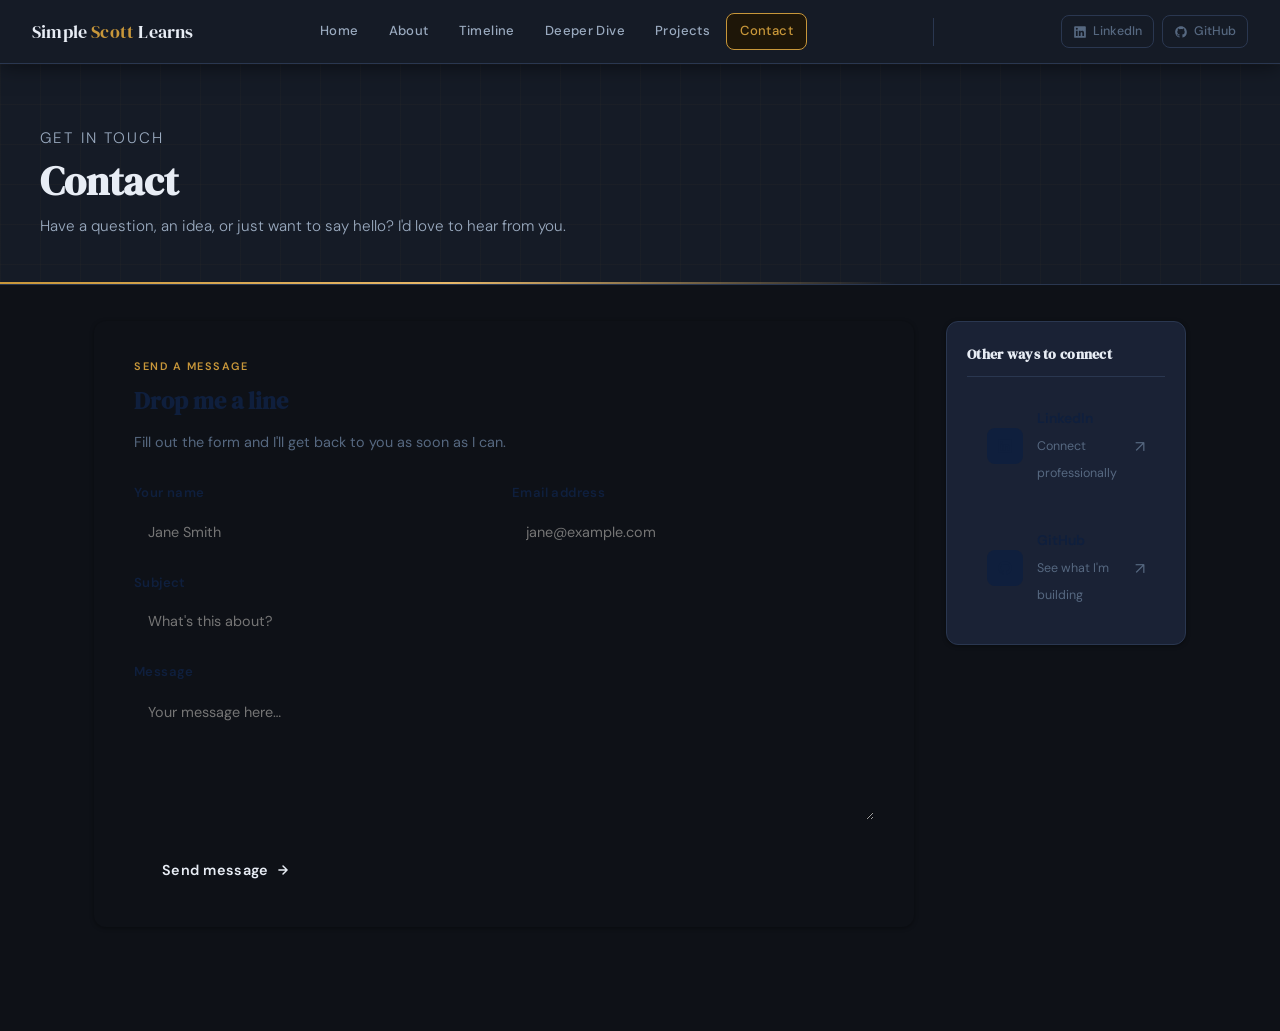
<file: contact.html>
<!DOCTYPE html>
<html lang="en">
<head>
  <meta charset="UTF-8">
  <meta name="viewport" content="width=device-width, initial-scale=1.0">
  <title>Contact — Simple Scott Learns</title>
  <link rel="stylesheet" href="css/style.css">
  <style>
    .contact-card {
      background: var(--white);
      border-radius: var(--radius-lg);
      padding: 36px 40px;
      border: 1px solid var(--cloud);
      box-shadow: var(--shadow-sm);
      margin-bottom: 24px;
    }
    .contact-card h2 {
      font-family: var(--font-display);
      font-size: 1.5rem;
      color: var(--navy);
      margin-bottom: 8px;
    }
    .contact-card .subtitle {
      font-size: 0.9rem;
      color: var(--text-muted);
      margin-bottom: 28px;
    }

    /* Form */
    .form-group {
      margin-bottom: 20px;
    }
    .form-group label {
      display: block;
      font-size: 0.82rem;
      font-weight: 600;
      color: var(--navy);
      letter-spacing: 0.03em;
      margin-bottom: 7px;
    }
    .form-group input,
    .form-group textarea,
    .form-group select {
      width: 100%;
      padding: 11px 14px;
      font-family: var(--font-body);
      font-size: 0.9rem;
      color: var(--text-primary);
      background: var(--fog);
      border: 1px solid var(--cloud);
      border-radius: var(--radius-md);
      outline: none;
      transition: border-color 0.15s, background 0.15s;
      appearance: none;
    }
    .form-group input:focus,
    .form-group textarea:focus,
    .form-group select:focus {
      border-color: var(--accent);
      background: var(--white);
    }
    .form-group textarea {
      resize: vertical;
      min-height: 130px;
      line-height: 1.6;
    }
    .form-row {
      display: grid;
      grid-template-columns: 1fr 1fr;
      gap: 16px;
    }

    .submit-btn {
      display: inline-flex;
      align-items: center;
      gap: 8px;
      padding: 12px 28px;
      background: var(--accent);
      color: var(--white);
      border: none;
      border-radius: 999px;
      font-family: var(--font-body);
      font-size: 0.9rem;
      font-weight: 600;
      cursor: pointer;
      letter-spacing: 0.02em;
      transition: opacity 0.15s, transform 0.15s;
    }
    .submit-btn:hover { opacity: 0.88; transform: translateY(-1px); }

    /* Success message */
    .form-success {
      display: none;
      padding: 16px 20px;
      background: #eaf3de;
      border: 1px solid #c0dd97;
      border-radius: var(--radius-md);
      color: #3b6d11;
      font-size: 0.9rem;
      font-weight: 500;
      margin-top: 16px;
    }
    .form-success.visible { display: block; }

    /* Social links */
    .contact-links {
      display: flex;
      flex-direction: column;
      gap: 12px;
    }
    .contact-link {
      display: flex;
      align-items: center;
      gap: 14px;
      padding: 16px 20px;
      background: var(--fog);
      border: 1px solid var(--cloud);
      border-radius: var(--radius-md);
      transition: background 0.15s, border-color 0.15s, transform 0.15s;
      color: var(--navy);
    }
    .contact-link:hover {
      background: var(--accent-bg);
      border-color: var(--accent-lt);
      transform: translateX(3px);
    }
    .contact-link-icon {
      width: 36px; height: 36px;
      border-radius: var(--radius-md);
      background: var(--navy);
      display: flex; align-items: center; justify-content: center;
      flex-shrink: 0;
      color: var(--accent-lt);
    }
    .contact-link-text strong {
      display: block;
      font-size: 0.875rem;
      font-weight: 600;
    }
    .contact-link-text span {
      font-size: 0.78rem;
      color: var(--text-muted);
    }
    .contact-link-arrow {
      margin-left: auto;
      color: var(--text-muted);
      font-size: 1rem;
    }

    @media (max-width: 600px) {
      .form-row { grid-template-columns: 1fr; }
      .contact-card { padding: 24px 20px; }
    }
  </style>
</head>
<body>

  <!-- Navigation -->
  <nav class="site-nav" aria-label="Main navigation">
    <a class="nav-brand" href="index.html">Simple <span>Scott</span> Learns</a>
    <ul class="nav-links">
      <li><a href="index.html">Home</a></li>
      <li><a href="index.html#about">About</a></li>
      <li><a href="index.html#timeline">Timeline</a></li>
      <li><a href="deeper-dive.html">Deeper Dive</a></li>
      <li><a href="index.html#projects">Projects</a></li>
      <li><a href="index.html#contact" class="active">Contact</a></li>
    </ul>
    <div class="nav-divider"></div>
    <div class="nav-social">
      <a href="https://www.linkedin.com/in/scottalvey/" target="_blank" rel="noopener">
        <svg width="14" height="14" viewBox="0 0 24 24" fill="currentColor"><path d="M20.5 2h-17A1.5 1.5 0 002 3.5v17A1.5 1.5 0 003.5 22h17a1.5 1.5 0 001.5-1.5v-17A1.5 1.5 0 0020.5 2zM8 19H5v-9h3zM6.5 8.25A1.75 1.75 0 118.3 6.5a1.78 1.78 0 01-1.8 1.75zM19 19h-3v-4.74c0-1.42-.6-1.93-1.38-1.93A1.74 1.74 0 0013 14.19a.66.66 0 000 .14V19h-3v-9h2.9v1.3a3.11 3.11 0 012.7-1.4c1.55 0 3.36.86 3.36 3.66z"/></svg>
        LinkedIn
      </a>
      <a href="https://github.com/Bajascot" target="_blank" rel="noopener">
        <svg width="14" height="14" viewBox="0 0 24 24" fill="currentColor"><path d="M12 2C6.477 2 2 6.484 2 12.017c0 4.425 2.865 8.18 6.839 9.504.5.092.682-.217.682-.483 0-.237-.008-.868-.013-1.703-2.782.605-3.369-1.343-3.369-1.343-.454-1.158-1.11-1.466-1.11-1.466-.908-.62.069-.608.069-.608 1.003.07 1.531 1.032 1.531 1.032.892 1.53 2.341 1.088 2.91.832.092-.647.35-1.088.636-1.338-2.22-.253-4.555-1.113-4.555-4.951 0-1.093.39-1.988 1.029-2.688-.103-.253-.446-1.272.098-2.65 0 0 .84-.27 2.75 1.026A9.564 9.564 0 0112 6.844c.85.004 1.705.115 2.504.337 1.909-1.296 2.747-1.027 2.747-1.027.546 1.379.202 2.398.1 2.651.64.7 1.028 1.595 1.028 2.688 0 3.848-2.339 4.695-4.566 4.943.359.309.678.92.678 1.855 0 1.338-.012 2.419-.012 2.747 0 .268.18.58.688.482A10.019 10.019 0 0022 12.017C22 6.484 17.522 2 12 2z"/></svg>
        GitHub
      </a>
    </div>
  </nav>

  <!-- Page Header -->
  <header class="page-header">
    <p class="section-label">Get in touch</p>
    <h1>Contact</h1>
    <p>Have a question, an idea, or just want to say hello? I'd love to hear from you.</p>
  </header>

  <!-- Layout -->
  <div class="layout">
    <main class="main-content">

      <div class="contact-card">
        <p class="section-label">Send a message</p>
        <h2>Drop me a line</h2>
        <p class="subtitle">Fill out the form and I'll get back to you as soon as I can.</p>

        <form id="contact-form" onsubmit="handleSubmit(event)" novalidate>
          <div class="form-row">
            <div class="form-group">
              <label for="name">Your name</label>
              <input type="text" id="name" name="name" placeholder="Jane Smith" required>
            </div>
            <div class="form-group">
              <label for="email">Email address</label>
              <input type="email" id="email" name="email" placeholder="jane@example.com" required>
            </div>
          </div>
          <div class="form-group">
            <label for="subject">Subject</label>
            <input type="text" id="subject" name="subject" placeholder="What's this about?">
          </div>
          <div class="form-group">
            <label for="message">Message</label>
            <textarea id="message" name="message" placeholder="Your message here…" required></textarea>
          </div>
          <button type="submit" class="submit-btn">
            Send message
            <svg width="14" height="14" viewBox="0 0 24 24" fill="none" stroke="currentColor" stroke-width="2.5" stroke-linecap="round" stroke-linejoin="round"><path d="M5 12h14M12 5l7 7-7 7"/></svg>
          </button>
          <div class="form-success" id="form-success">
            Thanks for your message! I'll be in touch soon.
          </div>
        </form>
      </div>

    </main>

    <!-- Sidebar -->
    <aside class="sidebar">
      <div class="sidebar-card">
        <h3>Other ways to connect</h3>
        <div class="contact-links">
          <a href="#" class="contact-link" target="_blank" rel="noopener">
            <div class="contact-link-icon">
              <svg width="16" height="16" viewBox="0 0 24 24" fill="currentColor"><path d="M20.5 2h-17A1.5 1.5 0 002 3.5v17A1.5 1.5 0 003.5 22h17a1.5 1.5 0 001.5-1.5v-17A1.5 1.5 0 0020.5 2zM8 19H5v-9h3zM6.5 8.25A1.75 1.75 0 118.3 6.5a1.78 1.78 0 01-1.8 1.75zM19 19h-3v-4.74c0-1.42-.6-1.93-1.38-1.93A1.74 1.74 0 0013 14.19a.66.66 0 000 .14V19h-3v-9h2.9v1.3a3.11 3.11 0 012.7-1.4c1.55 0 3.36.86 3.36 3.66z"/></svg>
            </div>
            <div class="contact-link-text">
              <strong>LinkedIn</strong>
              <span>Connect professionally</span>
            </div>
            <span class="contact-link-arrow">↗</span>
          </a>
          <a href="#" class="contact-link" target="_blank" rel="noopener">
            <div class="contact-link-icon">
              <svg width="16" height="16" viewBox="0 0 24 24" fill="currentColor"><path d="M12 2C6.477 2 2 6.484 2 12.017c0 4.425 2.865 8.18 6.839 9.504.5.092.682-.217.682-.483 0-.237-.008-.868-.013-1.703-2.782.605-3.369-1.343-3.369-1.343-.454-1.158-1.11-1.466-1.11-1.466-.908-.62.069-.608.069-.608 1.003.07 1.531 1.032 1.531 1.032.892 1.53 2.341 1.088 2.91.832.092-.647.35-1.088.636-1.338-2.22-.253-4.555-1.113-4.555-4.951 0-1.093.39-1.988 1.029-2.688-.103-.253-.446-1.272.098-2.65 0 0 .84-.27 2.75 1.026A9.564 9.564 0 0112 6.844c.85.004 1.705.115 2.504.337 1.909-1.296 2.747-1.027 2.747-1.027.546 1.379.202 2.398.1 2.651.64.7 1.028 1.595 1.028 2.688 0 3.848-2.339 4.695-4.566 4.943.359.309.678.92.678 1.855 0 1.338-.012 2.419-.012 2.747 0 .268.18.58.688.482A10.019 10.019 0 0022 12.017C22 6.484 17.522 2 12 2z"/></svg>
            </div>
            <div class="contact-link-text">
              <strong>GitHub</strong>
              <span>See what I'm building</span>
            </div>
            <span class="contact-link-arrow">↗</span>
          </a>
        </div>
      </div>
    </aside>
  </div>

  <script>
    function handleSubmit(e) {
      e.preventDefault();
      // NOTE: Wire this up to a form service like Formspree or Netlify Forms
      // when you deploy. For now it shows a success message.
      document.getElementById('form-success').classList.add('visible');
      e.target.reset();
    }
  </script>

</body>
</html>
</file>
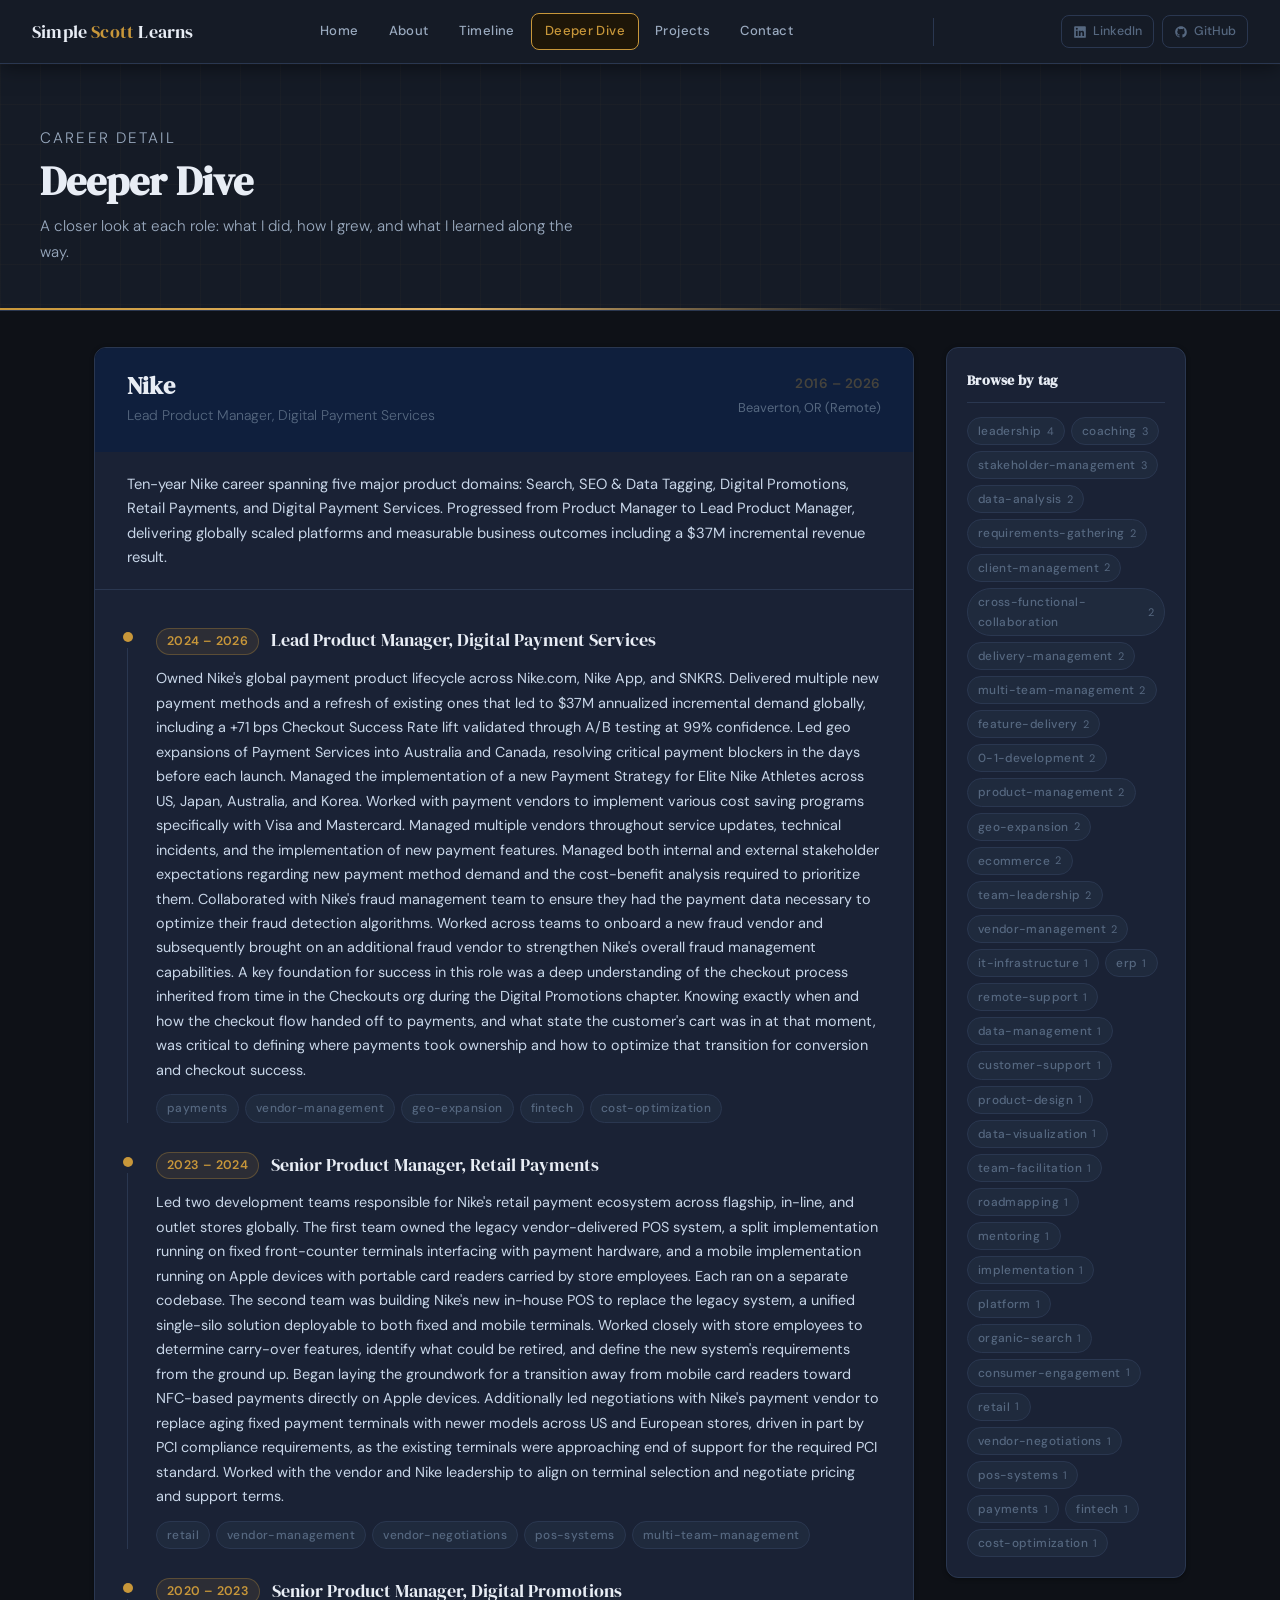
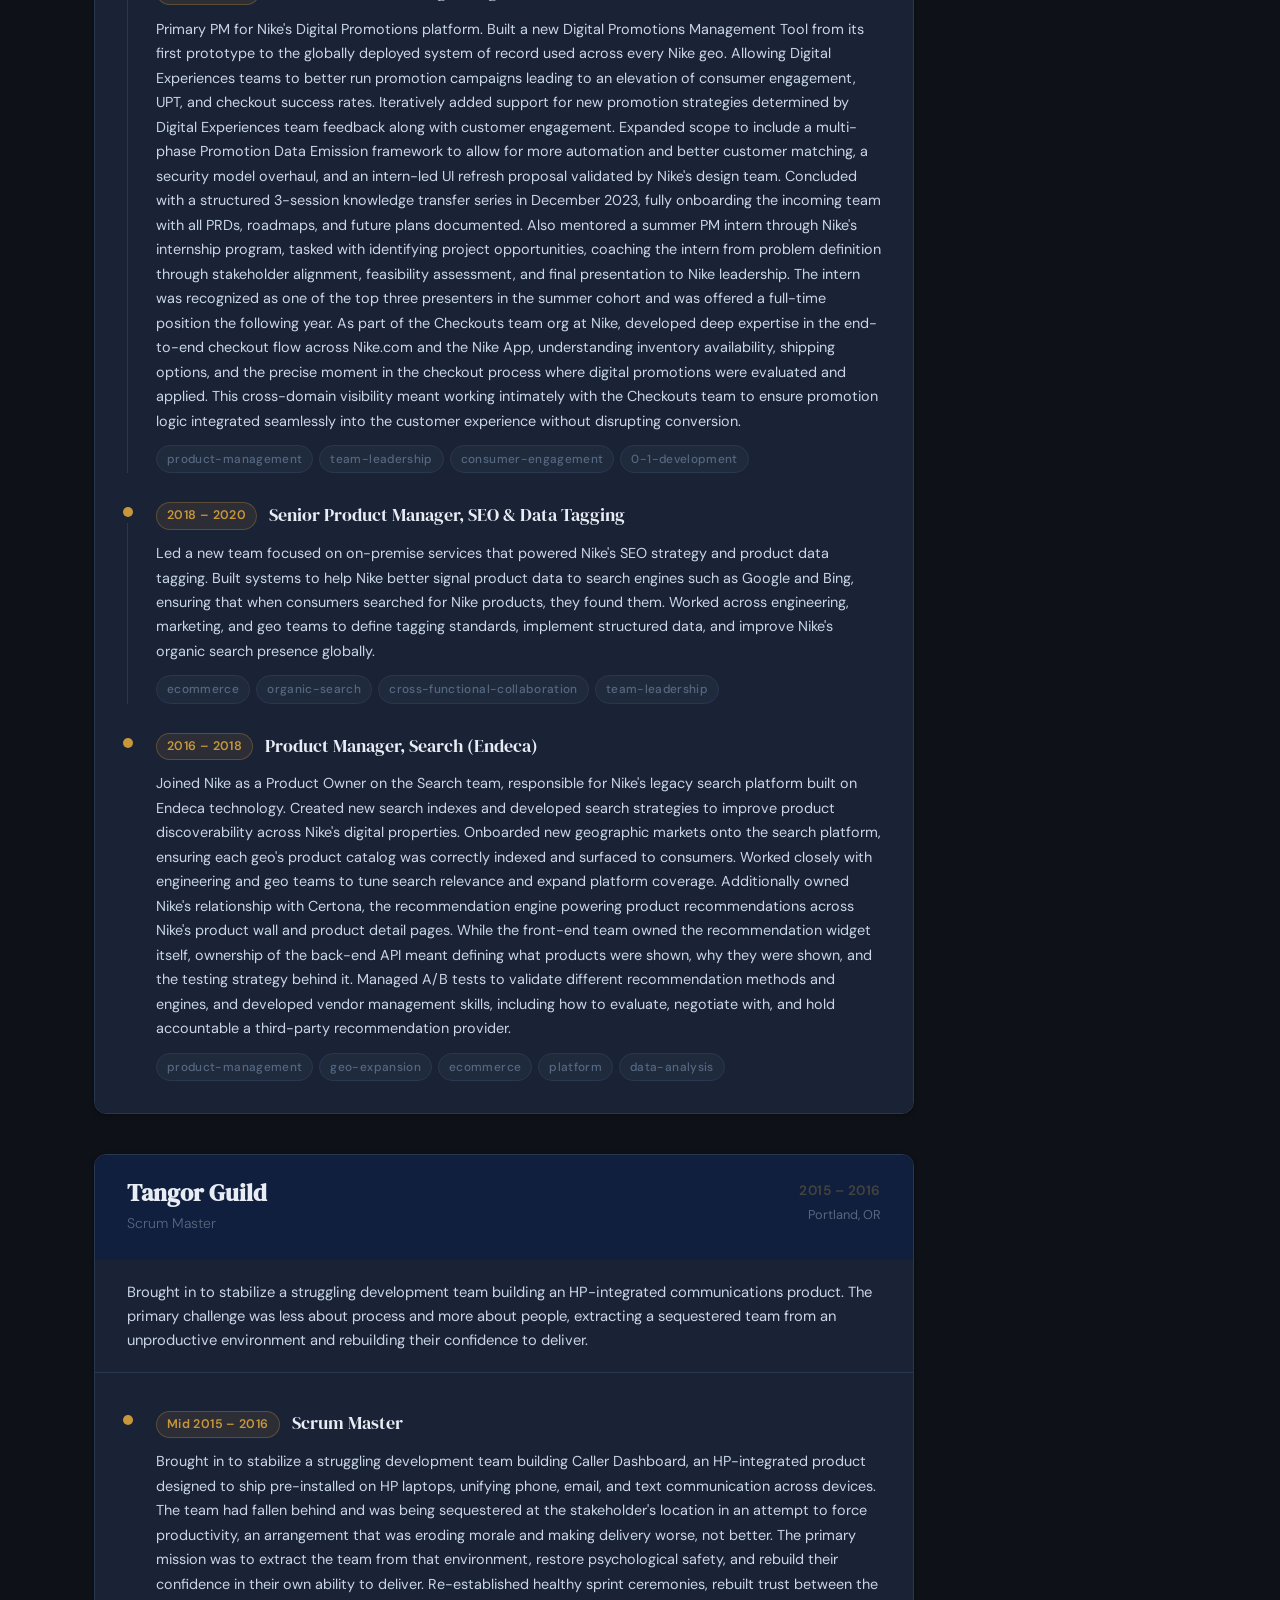
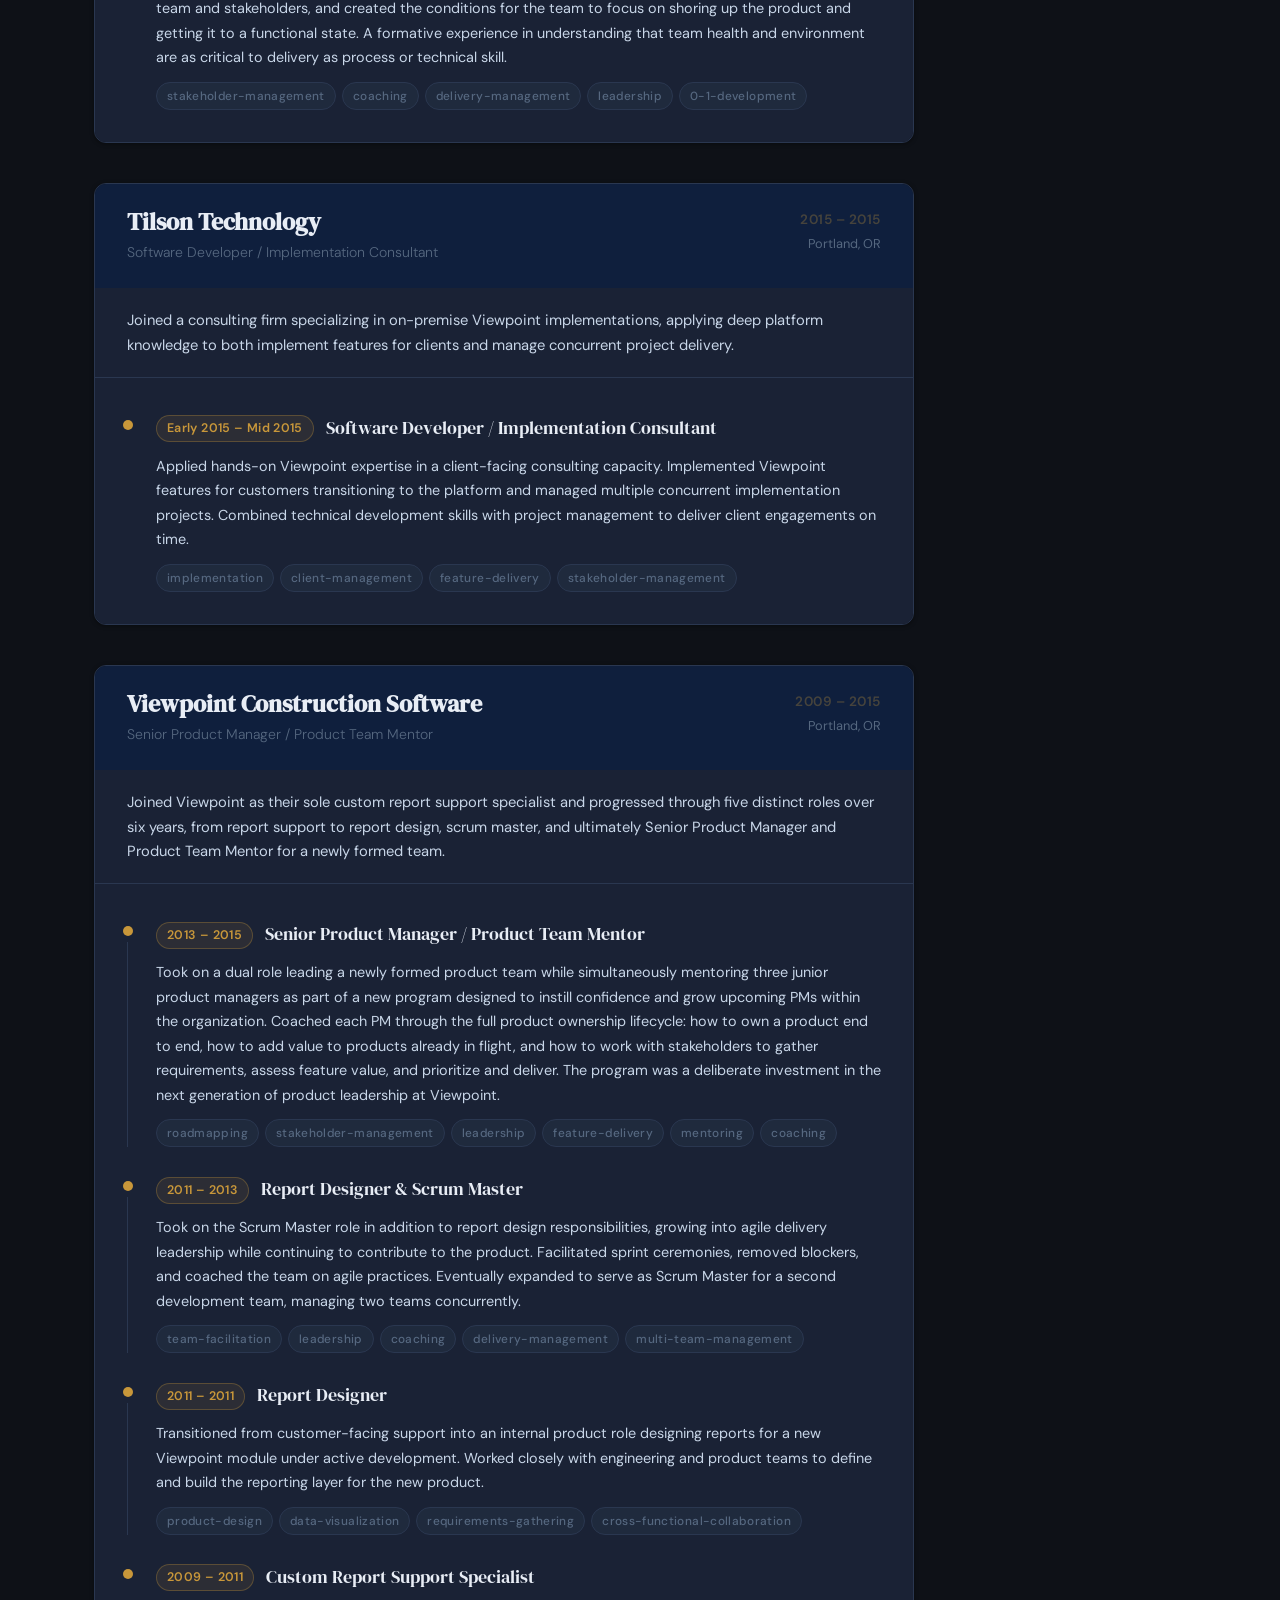
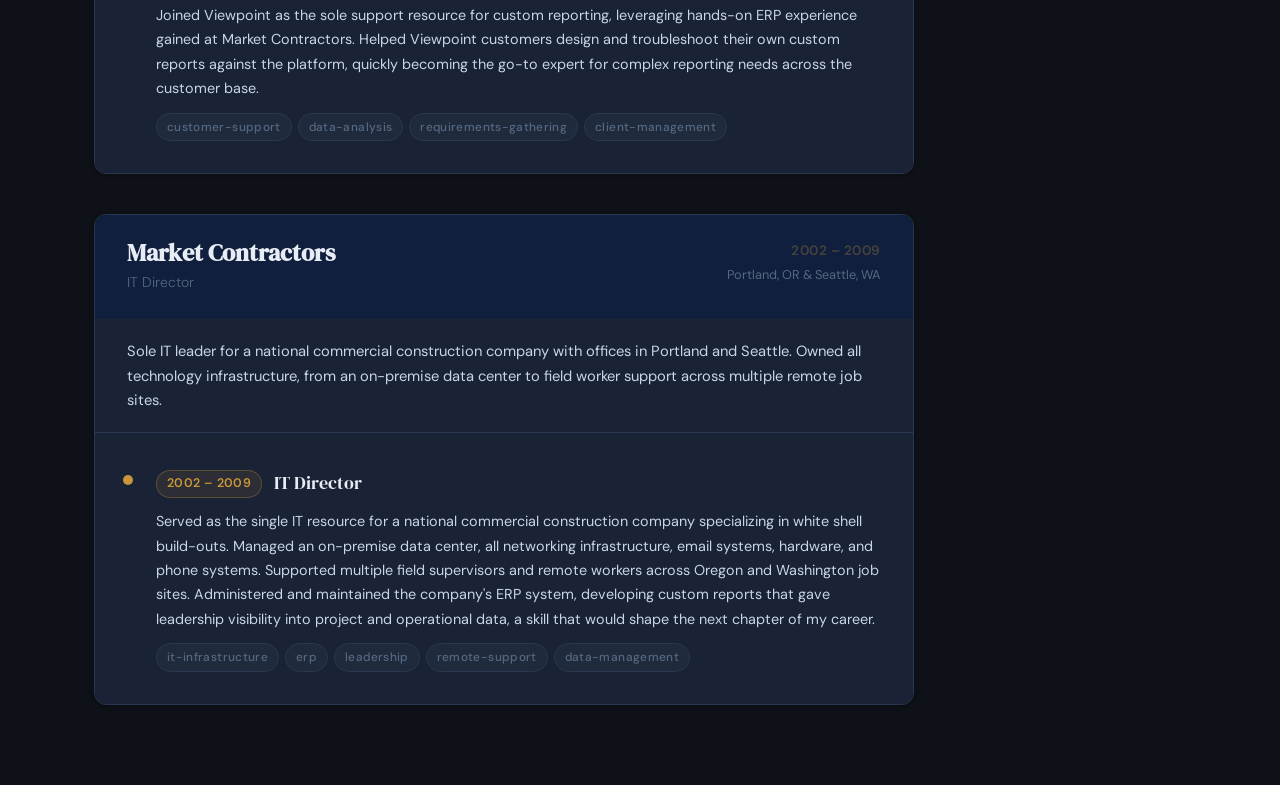
<file: deeper-dive.html>
<!DOCTYPE html>
<html lang="en">
<head>
  <meta charset="UTF-8">
  <meta name="viewport" content="width=device-width, initial-scale=1.0">
  <title>Deeper Dive — Simple Scott Learns</title>
  <link rel="stylesheet" href="css/style.css">
  <style>
    /* ── Deeper Dive specific styles ── */
    .jobs-list {
      display: flex;
      flex-direction: column;
      gap: 40px;
    }

    /* Job block */
    .job-block {
      border-radius: var(--radius-lg);
      overflow: hidden;
      border: 1px solid #2a3750;
      box-shadow: var(--shadow-sm);
    }

    .job-header {
      background: #0f1f3d;
      padding: 24px 32px;
      display: flex;
      justify-content: space-between;
      align-items: flex-start;
      gap: 16px;
      flex-wrap: wrap;
    }
    .job-header-left h2 {
      font-family: var(--font-display);
      font-size: 1.5rem;
      color: #e8edf5;
      line-height: 1.2;
    }
    .job-header-left .job-top-title {
      font-size: 0.875rem;
      color: #566880;
      margin-top: 4px;
      font-weight: 300;
    }
    .job-header-right {
      text-align: right;
    }
    .job-years {
      font-size: 0.85rem;
      font-weight: 600;
      color: rgba(200,151,58,0.3);
      letter-spacing: 0.04em;
    }
    .job-location {
      font-size: 0.8rem;
      color: #566880;
      margin-top: 2px;
    }

    .job-summary {
      background: #1a2235;
      padding: 20px 32px;
      border-bottom: 1px solid #2a3750;
      font-size: 0.92rem;
      color: #c8d6e8;
      line-height: 1.65;
    }

    /* Progressions */
    .progressions {
      background: #1a2235;
      padding: 8px 32px 32px;
    }

    .progression-item {
      display: grid;
      grid-template-columns: 1px 1fr;
      gap: 0 28px;
      position: relative;
      margin-top: 28px;
    }

    .progression-spine {
      display: flex;
      flex-direction: column;
      align-items: center;
    }
    .progression-dot {
      width: 10px;
      height: 10px;
      border-radius: 50%;
      background: #c8973a;
      flex-shrink: 0;
      margin-top: 6px;
      position: relative;
      z-index: 1;
    }
    .progression-line {
      width: 1px;
      flex: 1;
      background: #2a3750;
      margin-top: 6px;
      min-height: 20px;
    }
    .progression-item:last-child .progression-line {
      display: none;
    }

    .progression-body {}

    .progression-period {
      display: flex;
      align-items: center;
      gap: 12px;
      flex-wrap: wrap;
      margin-bottom: 10px;
    }

    .progression-dates {
      font-size: 0.78rem;
      font-weight: 600;
      color: #c8973a;
      background: rgba(200,151,58,0.1);
      border: 1px solid rgba(200,151,58,0.3);
      border-radius: 999px;
      padding: 2px 10px;
      letter-spacing: 0.03em;
    }

    .progression-title {
      font-family: var(--font-display);
      font-size: 1.1rem;
      color: #e8edf5;
    }

    .progression-description {
      font-size: 0.9rem;
      color: #c8d6e8;
      line-height: 1.7;
      margin-bottom: 12px;
    }

    /* No results */
    .no-results {
      text-align: center;
      padding: 60px 20px;
      color: #566880;
    }
    .no-results h3 {
      font-family: var(--font-display);
      font-size: 1.3rem;
      margin-bottom: 8px;
      color: #9aaabf;
    }
    .clear-filter {
      display: inline-block;
      margin-top: 16px;
      padding: 8px 20px;
      background: #c8973a;
      color: #e8edf5;
      border-radius: 999px;
      font-size: 0.85rem;
      font-weight: 500;
      cursor: pointer;
      border: none;
      transition: opacity 0.15s;
    }
    .clear-filter:hover { opacity: 0.85; }

    /* Active filter banner */
    .filter-banner {
      display: none;
      align-items: center;
      gap: 10px;
      background: rgba(200,151,58,0.1);
      border: 1px solid rgba(200,151,58,0.3);
      border-radius: var(--radius-md);
      padding: 10px 16px;
      margin-bottom: 24px;
      font-size: 0.875rem;
      color: #c8973a;
      font-weight: 500;
    }
    .filter-banner.visible { display: flex; }
    .filter-banner button {
      margin-left: auto;
      background: none;
      border: none;
      cursor: pointer;
      color: #c8973a;
      font-size: 1.1rem;
      line-height: 1;
      padding: 0 4px;
    }
  </style>
</head>
<body>

  <!-- Navigation -->
  <nav class="site-nav" aria-label="Main navigation">
    <a class="nav-brand" href="index.html">Simple <span>Scott</span> Learns</a>
    <ul class="nav-links">
      <li><a href="index.html">Home</a></li>
      <li><a href="index.html#about">About</a></li>
      <li><a href="index.html#timeline">Timeline</a></li>
      <li><a href="deeper-dive.html" class="active">Deeper Dive</a></li>
      <li><a href="index.html#projects">Projects</a></li>
      <li><a href="index.html#contact">Contact</a></li>
    </ul>
    <div class="nav-divider"></div>
    <div class="nav-social">
      <a href="https://www.linkedin.com/in/scottalvey/" target="_blank" rel="noopener">
        <svg width="14" height="14" viewBox="0 0 24 24" fill="currentColor"><path d="M20.5 2h-17A1.5 1.5 0 002 3.5v17A1.5 1.5 0 003.5 22h17a1.5 1.5 0 001.5-1.5v-17A1.5 1.5 0 0020.5 2zM8 19H5v-9h3zM6.5 8.25A1.75 1.75 0 118.3 6.5a1.78 1.78 0 01-1.8 1.75zM19 19h-3v-4.74c0-1.42-.6-1.93-1.38-1.93A1.74 1.74 0 0013 14.19a.66.66 0 000 .14V19h-3v-9h2.9v1.3a3.11 3.11 0 012.7-1.4c1.55 0 3.36.86 3.36 3.66z"/></svg>
        LinkedIn
      </a>
      <a href="https://github.com/Bajascot" target="_blank" rel="noopener">
        <svg width="14" height="14" viewBox="0 0 24 24" fill="currentColor"><path d="M12 2C6.477 2 2 6.484 2 12.017c0 4.425 2.865 8.18 6.839 9.504.5.092.682-.217.682-.483 0-.237-.008-.868-.013-1.703-2.782.605-3.369-1.343-3.369-1.343-.454-1.158-1.11-1.466-1.11-1.466-.908-.62.069-.608.069-.608 1.003.07 1.531 1.032 1.531 1.032.892 1.53 2.341 1.088 2.91.832.092-.647.35-1.088.636-1.338-2.22-.253-4.555-1.113-4.555-4.951 0-1.093.39-1.988 1.029-2.688-.103-.253-.446-1.272.098-2.65 0 0 .84-.27 2.75 1.026A9.564 9.564 0 0112 6.844c.85.004 1.705.115 2.504.337 1.909-1.296 2.747-1.027 2.747-1.027.546 1.379.202 2.398.1 2.651.64.7 1.028 1.595 1.028 2.688 0 3.848-2.339 4.695-4.566 4.943.359.309.678.92.678 1.855 0 1.338-.012 2.419-.012 2.747 0 .268.18.58.688.482A10.019 10.019 0 0022 12.017C22 6.484 17.522 2 12 2z"/></svg>
        GitHub
      </a>
    </div>
  </nav>

  <!-- Page Header -->
  <header class="page-header">
    <p class="section-label">Career detail</p>
    <h1>Deeper Dive</h1>
    <p>A closer look at each role: what I did, how I grew, and what I learned along the way.</p>
  </header>

  <!-- Main Layout -->
  <div class="layout">
    <main class="main-content" id="main">

      <!-- Active filter banner -->
      <div class="filter-banner" id="filter-banner">
        Showing entries tagged: <strong id="active-tag-label"></strong>
        <button onclick="clearFilter()" aria-label="Clear filter">×</button>
      </div>

      <!-- Jobs list -->
      <div class="jobs-list" id="jobs-list" aria-live="polite"></div>

    </main>

    <!-- Sidebar -->
    <aside class="sidebar" aria-label="Tag filter">
      <div class="sidebar-card">
        <h3>Browse by tag</h3>
        <div class="tag-cloud" id="tag-cloud"></div>
      </div>
    </aside>
  </div>

  <!-- Data + logic -->
  <script src="data/jobs.js"></script>
  <script>
    let activeTag = null;

    function renderJobs(jobs) {
      const list = document.getElementById('jobs-list');
      if (!jobs.length) {
        list.innerHTML = `
          <div class="no-results">
            <h3>No entries found</h3>
            <p>No roles match the tag "<strong>${activeTag}</strong>".</p>
            <button class="clear-filter" onclick="clearFilter()">Clear filter</button>
          </div>`;
        return;
      }
      list.innerHTML = jobs.map(job => `
        <div class="job-block" id="${job.id}">
          <div class="job-header">
            <div class="job-header-left">
              <h2>${job.company}</h2>
              <div class="job-top-title">${job.title}</div>
            </div>
            <div class="job-header-right">
              <div class="job-years">${job.startYear} – ${job.endYear || 'Present'}</div>
              <div class="job-location">${job.location}</div>
            </div>
          </div>
          <div class="job-summary">${job.summary}</div>
          <div class="progressions">
            ${[...job.progressions].reverse().map(p => `
              <div class="progression-item">
                <div class="progression-spine">
                  <div class="progression-dot"></div>
                  <div class="progression-line"></div>
                </div>
                <div class="progression-body">
                  <div class="progression-period">
                    <span class="progression-dates">${p.start} – ${p.end}</span>
                    <span class="progression-title">${p.title}</span>
                  </div>
                  <p class="progression-description">${p.description}</p>
                  <div class="card-tags">
                    ${p.tags.map(t => `<span class="tag${t === activeTag ? ' active' : ''}" onclick="setFilter('${t}')">${t}</span>`).join('')}
                  </div>
                </div>
              </div>
            `).join('')}
          </div>
        </div>
      `).join('');
    }

    function renderTagCloud() {
      const cloud = document.getElementById('tag-cloud');
      // Only count tags from progressions (not top-level job tags)
      const counts = {};
      JOBS.forEach(job => {
        job.progressions.forEach(p => {
          p.tags.forEach(tag => {
            counts[tag] = (counts[tag] || 0) + 1;
          });
        });
      });
      const tags = Object.entries(counts)
        .sort((a, b) => b[1] - a[1])
        .map(([tag, count]) => ({ tag, count }));
      cloud.innerHTML = tags.map(({ tag, count }) => `
        <span class="tag${tag === activeTag ? ' active' : ''}" onclick="setFilter('${tag}')">
          ${tag}<span class="tag-count">${count}</span>
        </span>
      `).join('');
    }

    function setFilter(tag) {
      activeTag = (activeTag === tag) ? null : tag;
      applyFilter();
    }

    function clearFilter() {
      activeTag = null;
      applyFilter();
    }

    function applyFilter() {
      const banner = document.getElementById('filter-banner');
      const label  = document.getElementById('active-tag-label');
      if (activeTag) {
        banner.classList.add('visible');
        label.textContent = activeTag;
      } else {
        banner.classList.remove('visible');
      }
      renderJobs([...filterByTag(activeTag)].reverse());
      renderTagCloud();
    }

    // Init — newest first (resume order)
    renderJobs([...JOBS].reverse());
    renderTagCloud();
  </script>

</body>
</html>
</file>
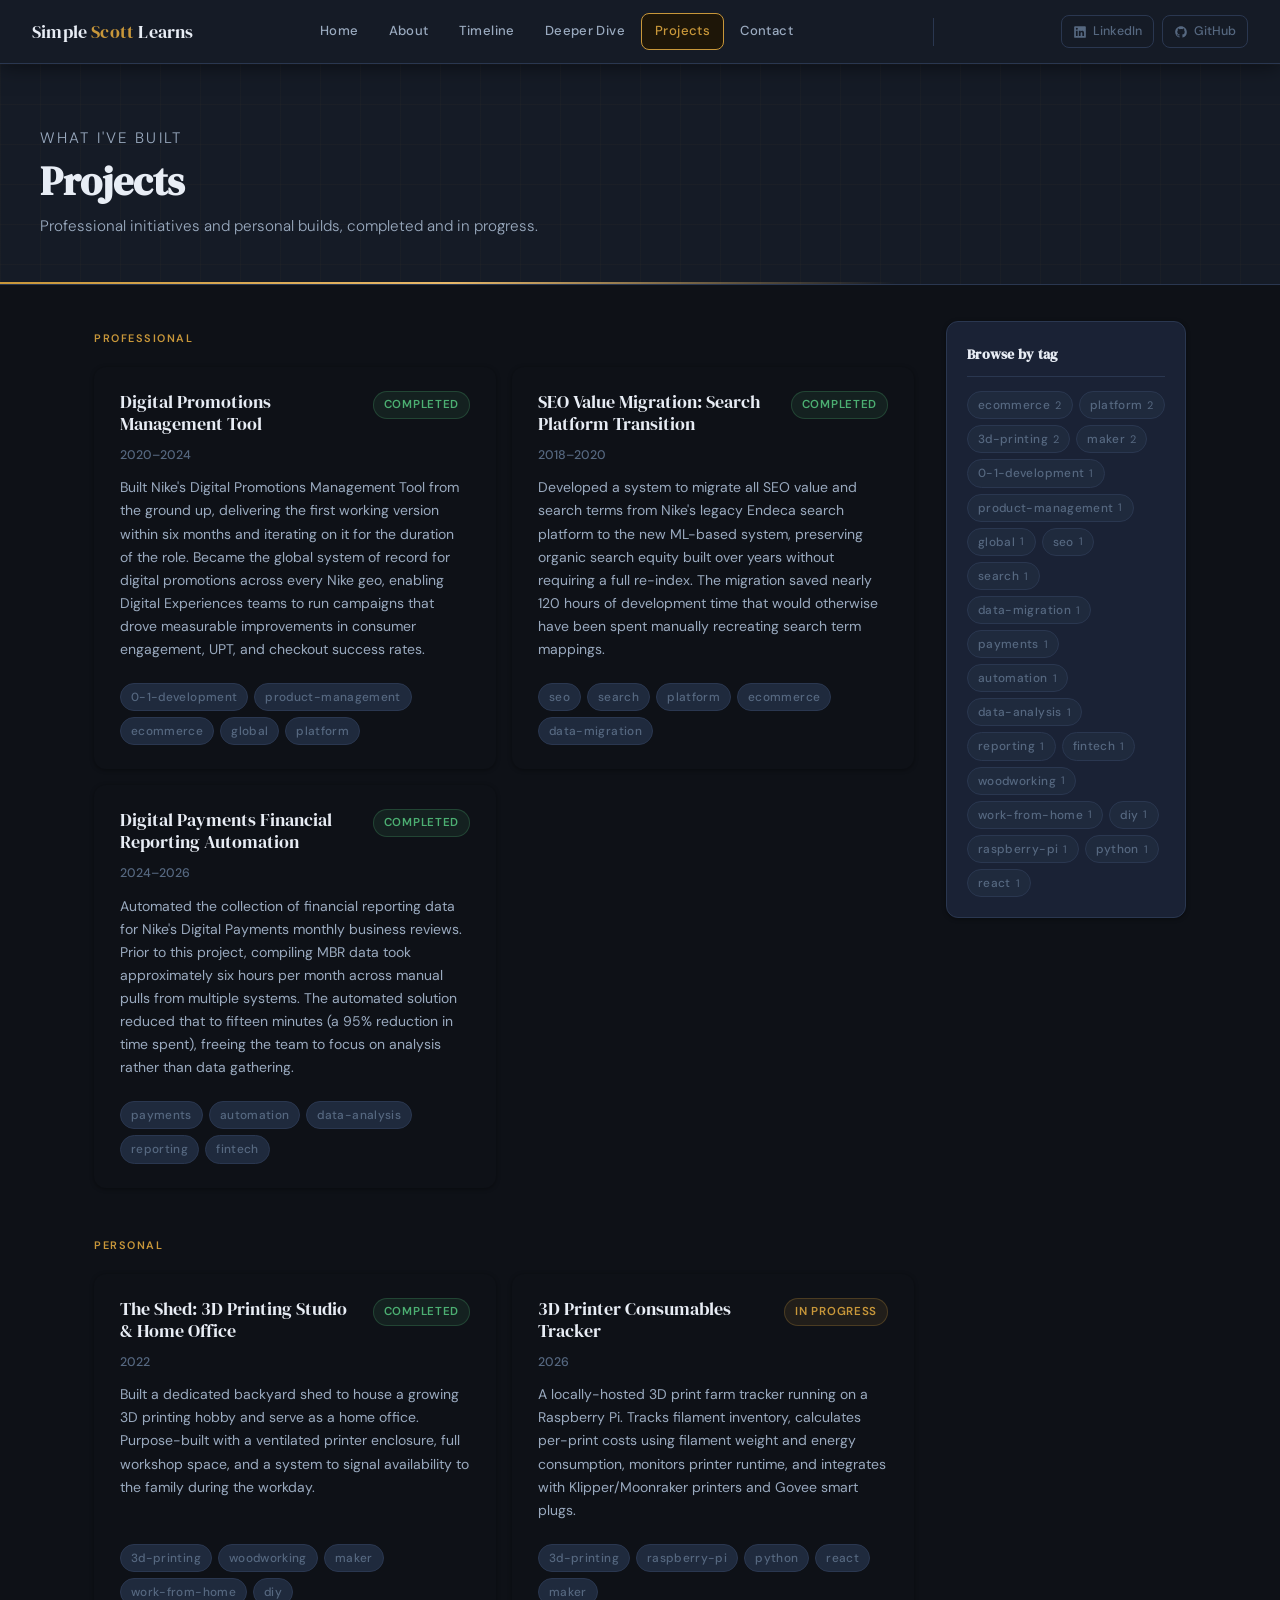
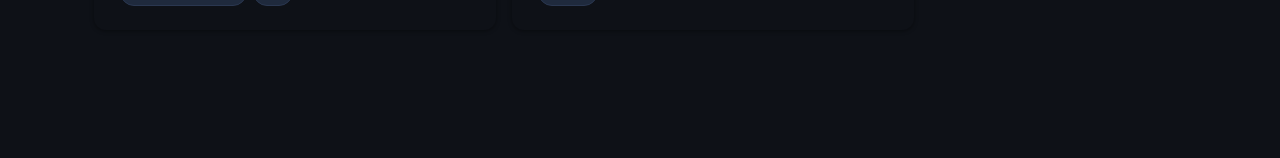
<file: projects.html>
<!DOCTYPE html>
<html lang="en">
<head>
  <meta charset="UTF-8">
  <meta name="viewport" content="width=device-width, initial-scale=1.0">
  <title>Projects — Simple Scott Learns</title>
  <link rel="stylesheet" href="css/style.css">
  <style>
    .section-heading {
      display: flex;
      align-items: center;
      gap: 14px;
      margin-bottom: 20px;
      margin-top: 8px;
    }
    .section-heading h2 {
      font-family: var(--font-display);
      font-size: 1.5rem;
      color: var(--navy);
    }
    .section-heading-line {
      flex: 1;
      height: 1px;
      background: var(--cloud);
    }

    .projects-grid {
      display: grid;
      grid-template-columns: 1fr 1fr;
      gap: 16px;
      margin-bottom: 48px;
    }

    .project-card {
      background: var(--white);
      border-radius: var(--radius-lg);
      padding: 24px 26px;
      border: 1px solid var(--cloud);
      box-shadow: var(--shadow-sm);
      display: flex;
      flex-direction: column;
      gap: 10px;
      transition: box-shadow 0.2s, transform 0.2s, border-color 0.2s;
    }
    .project-card:hover {
      box-shadow: var(--shadow-md);
      transform: translateY(-2px);
      border-color: var(--accent-lt);
    }

    .project-card-top {
      display: flex;
      justify-content: space-between;
      align-items: flex-start;
      gap: 10px;
    }

    .project-title {
      font-family: var(--font-display);
      font-size: 1.1rem;
      color: #e8edf5;
      line-height: 1.25;
    }

    .project-status {
      flex-shrink: 0;
      font-size: 0.72rem;
      font-weight: 600;
      letter-spacing: 0.06em;
      text-transform: uppercase;
      padding: 3px 10px;
      border-radius: 999px;
    }
    .status-completed {
      background: rgba(76,175,114,0.1);
      color: #4caf72;
      border: 1px solid rgba(76,175,114,0.25);
    }
    .status-in-progress {
      background: rgba(200,151,58,0.1);
      color: #c8973a;
      border: 1px solid rgba(200,151,58,0.25);
    }

    .project-year {
      font-size: 0.78rem;
      color: var(--text-muted);
      font-weight: 500;
    }

    .project-summary {
      font-size: 0.875rem;
      color: var(--text-secondary);
      line-height: 1.65;
      flex: 1;
    }

    .project-link {
      display: inline-flex;
      align-items: center;
      gap: 6px;
      font-size: 0.8rem;
      font-weight: 600;
      color: var(--accent);
      margin-top: 4px;
      transition: gap 0.15s;
    }
    .project-link:hover { gap: 8px; }

    /* No results */
    .no-results {
      text-align: center;
      padding: 48px 20px;
      color: var(--text-muted);
      grid-column: 1 / -1;
    }
    .no-results h3 {
      font-family: var(--font-display);
      font-size: 1.2rem;
      color: var(--slate);
      margin-bottom: 6px;
    }

    /* Filter banner */
    .filter-banner {
      display: none;
      align-items: center;
      gap: 10px;
      background: var(--accent-bg);
      border: 1px solid var(--accent-lt);
      border-radius: var(--radius-md);
      padding: 10px 16px;
      margin-bottom: 24px;
      font-size: 0.875rem;
      color: var(--accent);
      font-weight: 500;
    }
    .filter-banner.visible { display: flex; }
    .filter-banner button {
      margin-left: auto;
      background: none;
      border: none;
      cursor: pointer;
      color: var(--accent);
      font-size: 1.1rem;
      line-height: 1;
      padding: 0 4px;
    }

    @media (max-width: 600px) {
      .projects-grid { grid-template-columns: 1fr; }
    }
  </style>
</head>
<body>

  <!-- Navigation -->
  <nav class="site-nav" aria-label="Main navigation">
    <a class="nav-brand" href="index.html">Simple <span>Scott</span> Learns</a>
    <ul class="nav-links">
      <li><a href="index.html">Home</a></li>
      <li><a href="index.html#about">About</a></li>
      <li><a href="index.html#timeline">Timeline</a></li>
      <li><a href="deeper-dive.html">Deeper Dive</a></li>
      <li><a href="index.html#projects" class="active">Projects</a></li>
      <li><a href="index.html#contact">Contact</a></li>
    </ul>
    <div class="nav-divider"></div>
    <div class="nav-social">
      <a href="https://www.linkedin.com/in/scottalvey/" target="_blank" rel="noopener">
        <svg width="14" height="14" viewBox="0 0 24 24" fill="currentColor"><path d="M20.5 2h-17A1.5 1.5 0 002 3.5v17A1.5 1.5 0 003.5 22h17a1.5 1.5 0 001.5-1.5v-17A1.5 1.5 0 0020.5 2zM8 19H5v-9h3zM6.5 8.25A1.75 1.75 0 118.3 6.5a1.78 1.78 0 01-1.8 1.75zM19 19h-3v-4.74c0-1.42-.6-1.93-1.38-1.93A1.74 1.74 0 0013 14.19a.66.66 0 000 .14V19h-3v-9h2.9v1.3a3.11 3.11 0 012.7-1.4c1.55 0 3.36.86 3.36 3.66z"/></svg>
        LinkedIn
      </a>
      <a href="https://github.com/Bajascot" target="_blank" rel="noopener">
        <svg width="14" height="14" viewBox="0 0 24 24" fill="currentColor"><path d="M12 2C6.477 2 2 6.484 2 12.017c0 4.425 2.865 8.18 6.839 9.504.5.092.682-.217.682-.483 0-.237-.008-.868-.013-1.703-2.782.605-3.369-1.343-3.369-1.343-.454-1.158-1.11-1.466-1.11-1.466-.908-.62.069-.608.069-.608 1.003.07 1.531 1.032 1.531 1.032.892 1.53 2.341 1.088 2.91.832.092-.647.35-1.088.636-1.338-2.22-.253-4.555-1.113-4.555-4.951 0-1.093.39-1.988 1.029-2.688-.103-.253-.446-1.272.098-2.65 0 0 .84-.27 2.75 1.026A9.564 9.564 0 0112 6.844c.85.004 1.705.115 2.504.337 1.909-1.296 2.747-1.027 2.747-1.027.546 1.379.202 2.398.1 2.651.64.7 1.028 1.595 1.028 2.688 0 3.848-2.339 4.695-4.566 4.943.359.309.678.92.678 1.855 0 1.338-.012 2.419-.012 2.747 0 .268.18.58.688.482A10.019 10.019 0 0022 12.017C22 6.484 17.522 2 12 2z"/></svg>
        GitHub
      </a>
    </div>
  </nav>

  <!-- Page Header -->
  <header class="page-header">
    <p class="section-label">What I've built</p>
    <h1>Projects</h1>
    <p>Professional initiatives and personal builds, completed and in progress.</p>
  </header>

  <!-- Layout -->
  <div class="layout">
    <main class="main-content">

      <div class="filter-banner" id="filter-banner">
        Showing projects tagged: <strong id="active-tag-label"></strong>
        <button onclick="clearFilter()" aria-label="Clear filter">×</button>
      </div>

      <!-- Professional -->
      <div class="section-heading">
        <p class="section-label" style="margin:0">Professional</p>
        <div class="section-heading-line"></div>
      </div>
      <div class="projects-grid" id="pro-grid" aria-live="polite"></div>

      <!-- Personal -->
      <div class="section-heading">
        <p class="section-label" style="margin:0">Personal</p>
        <div class="section-heading-line"></div>
      </div>
      <div class="projects-grid" id="personal-grid" aria-live="polite"></div>

    </main>

    <!-- Sidebar -->
    <aside class="sidebar" aria-label="Tag filter">
      <div class="sidebar-card">
        <h3>Browse by tag</h3>
        <div class="tag-cloud" id="tag-cloud"></div>
      </div>
    </aside>
  </div>

  <script src="data/projects.js"></script>
  <script>
    let activeTag = null;

    function statusClass(s) {
      return s === 'completed' ? 'status-completed' : 'status-in-progress';
    }
    function statusLabel(s) {
      return s === 'completed' ? 'Completed' : 'In progress';
    }

    function projectCard(p) {
      return `
        <div class="project-card">
          <div class="project-card-top">
            <div class="project-title">${p.title}</div>
            <span class="project-status ${statusClass(p.status)}">${statusLabel(p.status)}</span>
          </div>
          <div class="project-year">${p.year}</div>
          <p class="project-summary">${p.summary}</p>
          <div class="card-tags">
            ${p.tags.map(t => `<span class="tag${t === activeTag ? ' active' : ''}" onclick="setFilter('${t}')">${t}</span>`).join('')}
          </div>
          ${p.link ? `<a href="${p.link}" class="project-link" target="_blank" rel="noopener">View project <svg width="12" height="12" viewBox="0 0 24 24" fill="none" stroke="currentColor" stroke-width="2.5" stroke-linecap="round" stroke-linejoin="round"><path d="M5 12h14M12 5l7 7-7 7"/></svg></a>` : ''}
        </div>`;
    }

    function emptyState(type) {
      return `<div class="no-results"><h3>No ${type} projects match this tag</h3></div>`;
    }

    function renderProjects(projects) {
      const pro      = projects.filter(p => p.type === 'professional');
      const personal = projects.filter(p => p.type === 'personal');
      document.getElementById('pro-grid').innerHTML      = pro.length      ? pro.map(projectCard).join('')      : emptyState('professional');
      document.getElementById('personal-grid').innerHTML = personal.length ? personal.map(projectCard).join('') : emptyState('personal');
    }

    function renderTagCloud() {
      const cloud = document.getElementById('tag-cloud');
      const tags  = getAllProjectTags();
      cloud.innerHTML = tags.map(({ tag, count }) => `
        <span class="tag${tag === activeTag ? ' active' : ''}" onclick="setFilter('${tag}')">
          ${tag}<span class="tag-count">${count}</span>
        </span>
      `).join('');
    }

    function setFilter(tag) {
      activeTag = (activeTag === tag) ? null : tag;
      applyFilter();
    }

    function clearFilter() {
      activeTag = null;
      applyFilter();
    }

    function applyFilter() {
      const banner = document.getElementById('filter-banner');
      const label  = document.getElementById('active-tag-label');
      if (activeTag) {
        banner.classList.add('visible');
        label.textContent = activeTag;
      } else {
        banner.classList.remove('visible');
      }
      renderProjects(filterProjectsByTag(activeTag));
      renderTagCloud();
    }

    renderProjects(PROJECTS);
    renderTagCloud();
  </script>

</body>
</html>
</file>
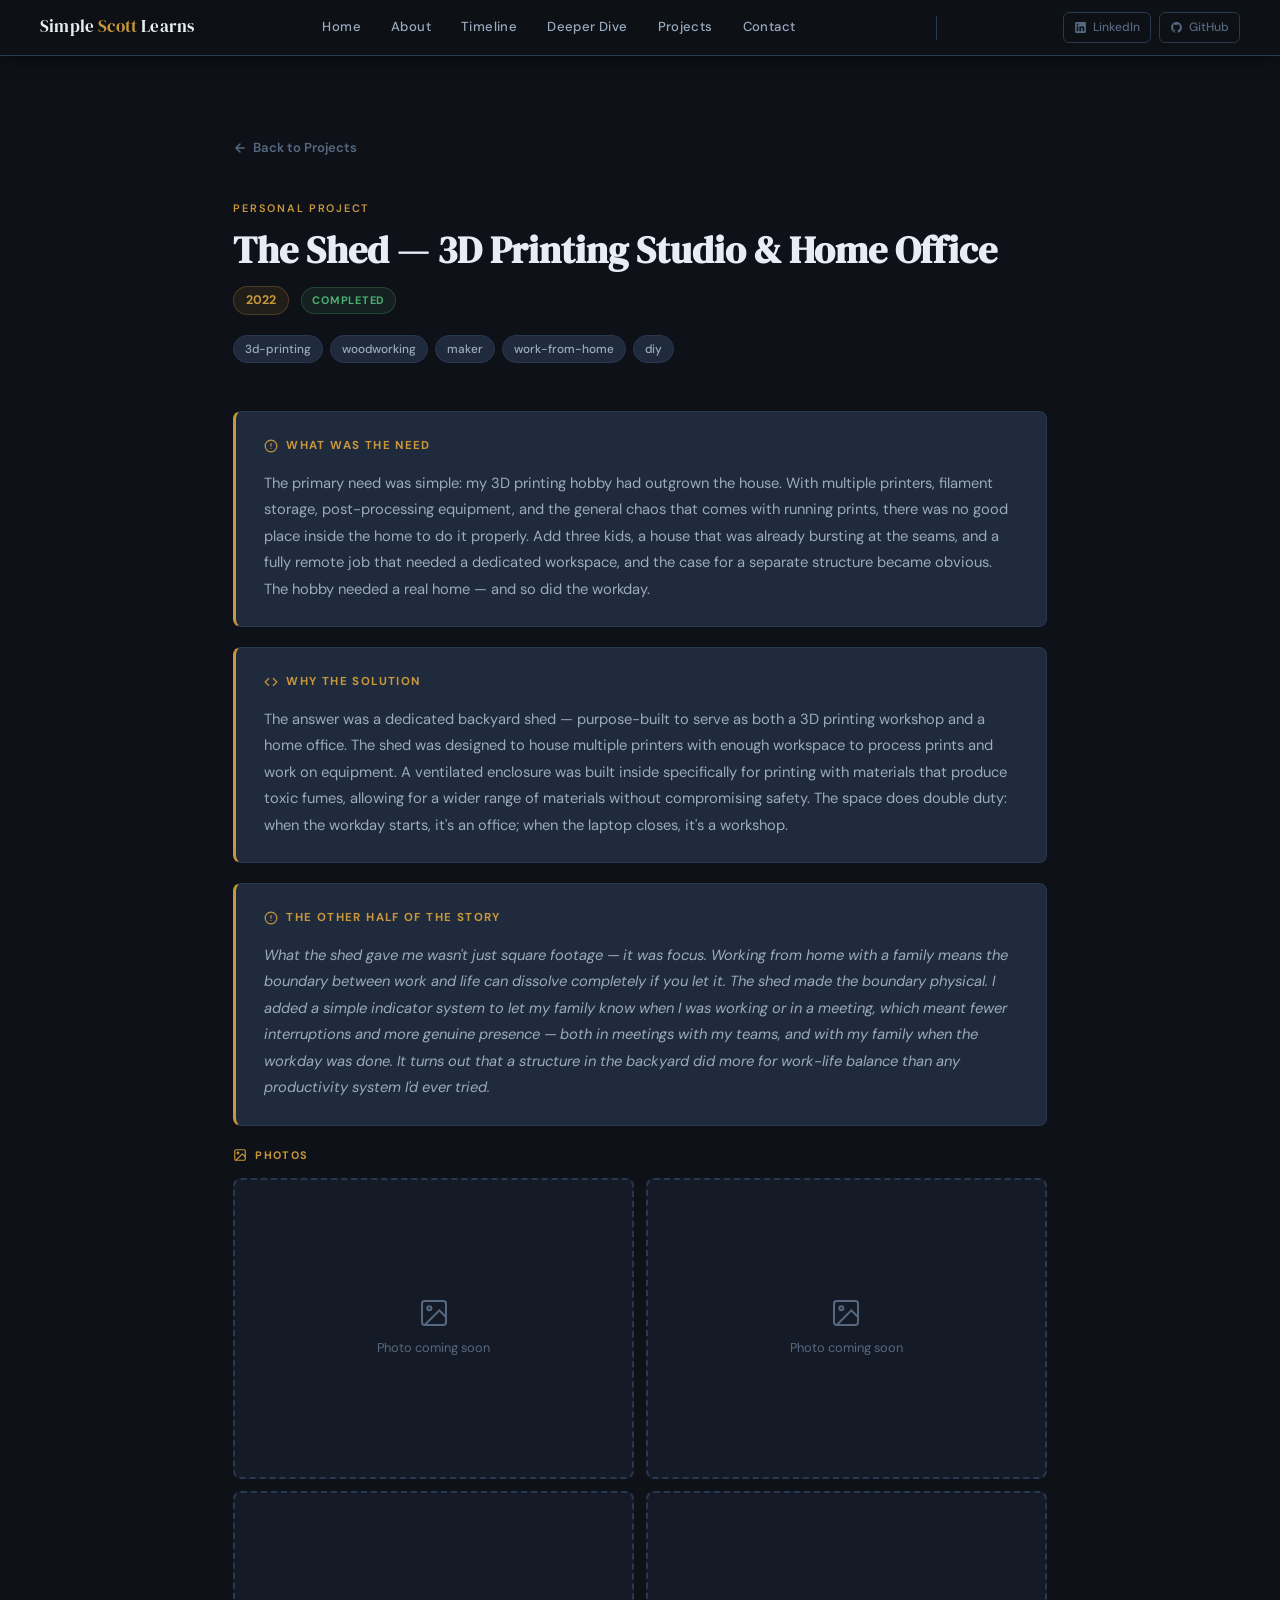
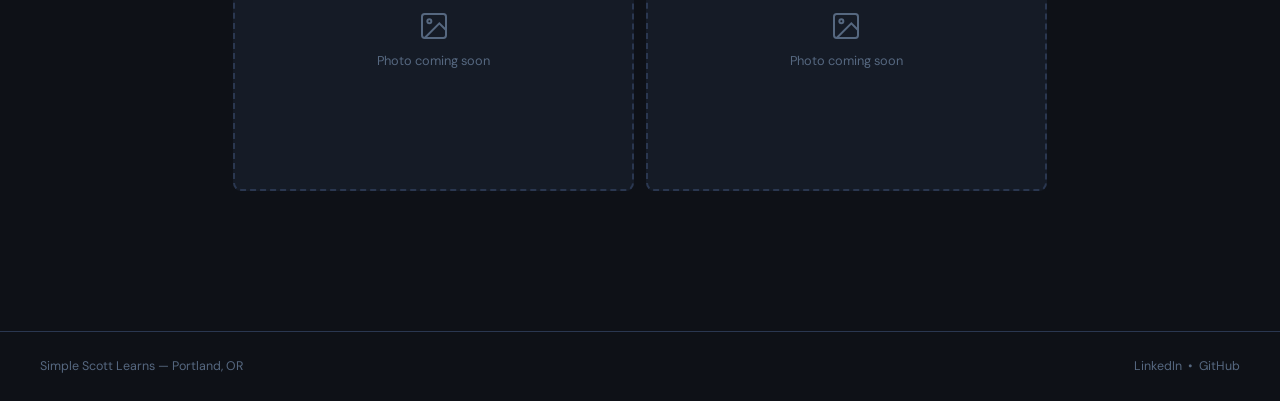
<file: the-shed.html>
<!DOCTYPE html>
<html lang="en">
<head>
  <meta charset="UTF-8">
  <meta name="viewport" content="width=device-width, initial-scale=1.0">
  <title>The Shed — Simple Scott Learns</title>
  <link rel="stylesheet" href="../css/style.css">
  <style>
    body { background: #0e1117; }

    .site-nav {
      position: sticky; top: 0; z-index: 200;
      height: 56px;
      background: rgba(14,17,23,0.94);
      backdrop-filter: blur(12px);
      border-bottom: 1px solid #2a3750;
      display: flex; align-items: center;
      justify-content: space-between;
      padding: 0 40px;
    }
    .nav-brand {
      font-family: 'DM Serif Display', Georgia, serif;
      font-size: 1.05rem; color: #e8edf5;
      text-decoration: none; flex-shrink: 0;
    }
    .nav-brand span { color: #c8973a; }
    .nav-links { display: flex; align-items: center; gap: 2px; list-style: none; }
    .nav-links a {
      display: block; padding: 5px 13px;
      font-size: 0.82rem; font-weight: 500; color: #9aaabf;
      border-radius: 6px; letter-spacing: 0.03em;
      transition: background 0.15s, color 0.15s;
      border: 1px solid transparent; text-decoration: none;
    }
    .nav-links a:hover {
      background: rgba(200,151,58,0.1); color: #c8973a;
      border-color: rgba(200,151,58,0.3);
    }
    .nav-divider { width: 1px; height: 24px; background: #2a3750; margin: 0 12px; }
    .nav-social { display: flex; gap: 8px; }
    .nav-social a {
      display: flex; align-items: center; gap: 6px;
      padding: 4px 10px; font-size: 0.75rem; font-weight: 500;
      color: #566880; border: 1px solid #2a3750; border-radius: 6px;
      transition: border-color 0.15s, color 0.15s; text-decoration: none;
    }
    .nav-social a:hover { border-color: #c8973a; color: #c8973a; }

    /* Page layout */
    .project-page {
      width: 66.666%;
      margin: 0 auto;
      padding: 80px 20px 120px;
    }

    /* Back link */
    .back-link {
      display: inline-flex; align-items: center; gap: 6px;
      font-size: 0.82rem; font-weight: 600;
      color: #566880; text-decoration: none;
      margin-bottom: 40px;
      transition: color 0.15s;
    }
    .back-link:hover { color: #c8973a; }

    /* Hero */
    .project-hero {
      margin-bottom: 48px;
    }
    .project-eyebrow {
      font-size: 0.68rem; font-weight: 600;
      letter-spacing: 0.16em; text-transform: uppercase;
      color: #c8973a; margin-bottom: 10px;
    }
    .project-title {
      font-family: 'DM Serif Display', Georgia, serif;
      font-size: 2.4rem; color: #e8edf5;
      line-height: 1.15; margin-bottom: 14px;
    }
    .project-meta {
      display: flex; align-items: center; gap: 12px;
      flex-wrap: wrap; margin-bottom: 20px;
    }
    .project-year-badge {
      font-size: 0.78rem; font-weight: 700; color: #c8973a;
      background: rgba(200,151,58,0.1);
      border: 1px solid rgba(200,151,58,0.25);
      border-radius: 999px; padding: 3px 12px;
    }
    .project-status-badge {
      font-size: 0.68rem; font-weight: 700;
      letter-spacing: 0.07em; text-transform: uppercase;
      padding: 3px 10px; border-radius: 999px;
      background: rgba(76,175,114,0.1); color: #4caf72;
      border: 1px solid rgba(76,175,114,0.25);
    }
    .project-tags { display: flex; flex-wrap: wrap; gap: 7px; }
    .project-tag {
      font-size: 0.74rem; font-weight: 500; padding: 3px 11px;
      background: #1f2a3d; border: 1px solid #2a3750;
      border-radius: 999px; color: #9aaabf;
    }

    /* Sections */
    .project-section {
      background: #1f2a3d;
      border: 1px solid #2a3750;
      border-left: 3px solid #c8973a;
      border-radius: 8px;
      padding: 24px 28px;
      margin-bottom: 20px;
    }
    .project-section-title {
      display: flex; align-items: center; gap: 8px;
      font-size: 0.72rem; font-weight: 700;
      letter-spacing: 0.12em; text-transform: uppercase;
      color: #c8973a; margin-bottom: 14px;
    }
    .project-section p {
      font-size: 0.92rem; color: #9aaabf;
      line-height: 1.8; margin: 0;
    }
    .project-section.story p { font-style: italic; }

    /* Photo grid */
    .photo-grid-section {
      margin-bottom: 20px;
    }
    .photo-grid-title {
      font-size: 0.68rem; font-weight: 700;
      letter-spacing: 0.12em; text-transform: uppercase;
      color: #c8973a; margin-bottom: 14px;
      display: flex; align-items: center; gap: 8px;
    }
    .photo-grid {
      display: grid;
      grid-template-columns: 1fr 1fr;
      gap: 12px;
    }
    .photo-grid img {
      width: 100%; border-radius: 8px;
      object-fit: cover; aspect-ratio: 4/3;
      border: 1px solid #2a3750;
    }
    .photo-placeholder {
      aspect-ratio: 4/3;
      background: #151b26;
      border: 2px dashed #2a3750;
      border-radius: 8px;
      display: flex; flex-direction: column;
      align-items: center; justify-content: center;
      gap: 8px; color: #566880; font-size: 0.8rem;
    }

    @media (max-width: 720px) {
      .project-page { width: 92%; padding: 60px 16px 80px; }
      .photo-grid { grid-template-columns: 1fr; }
      .project-title { font-size: 1.8rem; }
    }
  </style>
</head>
<body>

  <nav class="site-nav" aria-label="Main navigation">
    <a class="nav-brand" href="../index.html">Simple <span>Scott</span> Learns</a>
    <ul class="nav-links">
      <li><a href="../index.html">Home</a></li>
      <li><a href="../index.html#about">About</a></li>
      <li><a href="../index.html#timeline">Timeline</a></li>
      <li><a href="../deeper-dive.html">Deeper Dive</a></li>
      <li><a href="../index.html#projects">Projects</a></li>
      <li><a href="../index.html#contact">Contact</a></li>
    </ul>
    <div class="nav-divider"></div>
    <div class="nav-social">
      <a href="https://www.linkedin.com/in/scottalvey/" target="_blank" rel="noopener">
        <svg width="13" height="13" viewBox="0 0 24 24" fill="currentColor"><path d="M20.5 2h-17A1.5 1.5 0 002 3.5v17A1.5 1.5 0 003.5 22h17a1.5 1.5 0 001.5-1.5v-17A1.5 1.5 0 0020.5 2zM8 19H5v-9h3zM6.5 8.25A1.75 1.75 0 118.3 6.5a1.78 1.78 0 01-1.8 1.75zM19 19h-3v-4.74c0-1.42-.6-1.93-1.38-1.93A1.74 1.74 0 0013 14.19a.66.66 0 000 .14V19h-3v-9h2.9v1.3a3.11 3.11 0 012.7-1.4c1.55 0 3.36.86 3.36 3.66z"/></svg>
        LinkedIn
      </a>
      <a href="https://github.com/Bajascot" target="_blank" rel="noopener">
        <svg width="13" height="13" viewBox="0 0 24 24" fill="currentColor"><path d="M12 2C6.477 2 2 6.484 2 12.017c0 4.425 2.865 8.18 6.839 9.504.5.092.682-.217.682-.483 0-.237-.008-.868-.013-1.703-2.782.605-3.369-1.343-3.369-1.343-.454-1.158-1.11-1.466-1.11-1.466-.908-.62.069-.608.069-.608 1.003.07 1.531 1.032 1.531 1.032.892 1.53 2.341 1.088 2.91.832.092-.647.35-1.088.636-1.338-2.22-.253-4.555-1.113-4.555-4.951 0-1.093.39-1.988 1.029-2.688-.103-.253-.446-1.272.098-2.65 0 0 .84-.27 2.75 1.026A9.564 9.564 0 0112 6.844c.85.004 1.705.115 2.504.337 1.909-1.296 2.747-1.027 2.747-1.027.546 1.379.202 2.398.1 2.651.64.7 1.028 1.595 1.028 2.688 0 3.848-2.339 4.695-4.566 4.943.359.309.678.92.678 1.855 0 1.338-.012 2.419-.012 2.747 0 .268.18.58.688.482A10.019 10.019 0 0022 12.017C22 6.484 17.522 2 12 2z"/></svg>
        GitHub
      </a>
    </div>
  </nav>

  <div class="project-page">

    <a href="../index.html#projects" class="back-link">
      <svg width="14" height="14" viewBox="0 0 24 24" fill="none" stroke="currentColor" stroke-width="2.5" stroke-linecap="round" stroke-linejoin="round"><path d="M19 12H5M12 19l-7-7 7-7"/></svg>
      Back to Projects
    </a>

    <div class="project-hero">
      <p class="project-eyebrow">Personal Project</p>
      <h1 class="project-title">The Shed — 3D Printing Studio & Home Office</h1>
      <div class="project-meta">
        <span class="project-year-badge">2022</span>
        <span class="project-status-badge">Completed</span>
      </div>
      <div class="project-tags">
        <span class="project-tag">3d-printing</span>
        <span class="project-tag">woodworking</span>
        <span class="project-tag">maker</span>
        <span class="project-tag">work-from-home</span>
        <span class="project-tag">diy</span>
      </div>
    </div>

    <!-- What Was the Need -->
    <div class="project-section">
      <div class="project-section-title">
        <svg width="14" height="14" viewBox="0 0 24 24" fill="none" stroke="currentColor" stroke-width="2" stroke-linecap="round" stroke-linejoin="round"><circle cx="12" cy="12" r="10"/><line x1="12" y1="8" x2="12" y2="12"/><line x1="12" y1="16" x2="12.01" y2="16"/></svg>
        What Was the Need
      </div>
      <p>The primary need was simple: my 3D printing hobby had outgrown the house. With multiple printers, filament storage, post-processing equipment, and the general chaos that comes with running prints, there was no good place inside the home to do it properly. Add three kids, a house that was already bursting at the seams, and a fully remote job that needed a dedicated workspace, and the case for a separate structure became obvious. The hobby needed a real home — and so did the workday.</p>
    </div>

    <!-- Why the Solution -->
    <div class="project-section">
      <div class="project-section-title">
        <svg width="14" height="14" viewBox="0 0 24 24" fill="none" stroke="currentColor" stroke-width="2" stroke-linecap="round" stroke-linejoin="round"><polyline points="16 18 22 12 16 6"/><polyline points="8 6 2 12 8 18"/></svg>
        Why the Solution
      </div>
      <p>The answer was a dedicated backyard shed — purpose-built to serve as both a 3D printing workshop and a home office. The shed was designed to house multiple printers with enough workspace to process prints and work on equipment. A ventilated enclosure was built inside specifically for printing with materials that produce toxic fumes, allowing for a wider range of materials without compromising safety. The space does double duty: when the workday starts, it's an office; when the laptop closes, it's a workshop.</p>
    </div>

    <!-- The Other Half -->
    <div class="project-section story">
      <div class="project-section-title">
        <svg width="14" height="14" viewBox="0 0 24 24" fill="none" stroke="currentColor" stroke-width="2" stroke-linecap="round" stroke-linejoin="round"><path d="M12 22c5.523 0 10-4.477 10-10S17.523 2 12 2 2 6.477 2 12s4.477 10 10 10z"/><path d="M12 8v4M12 16h.01"/></svg>
        The Other Half of the Story
      </div>
      <p>What the shed gave me wasn't just square footage — it was focus. Working from home with a family means the boundary between work and life can dissolve completely if you let it. The shed made the boundary physical. I added a simple indicator system to let my family know when I was working or in a meeting, which meant fewer interruptions and more genuine presence — both in meetings with my teams, and with my family when the workday was done. It turns out that a structure in the backyard did more for work-life balance than any productivity system I'd ever tried.</p>
    </div>

    <!-- Photos -->
    <div class="photo-grid-section">
      <div class="photo-grid-title">
        <svg width="14" height="14" viewBox="0 0 24 24" fill="none" stroke="currentColor" stroke-width="2" stroke-linecap="round" stroke-linejoin="round"><rect x="3" y="3" width="18" height="18" rx="2"/><circle cx="8.5" cy="8.5" r="1.5"/><polyline points="21 15 16 10 5 21"/></svg>
        Photos
      </div>
      <div class="photo-grid">
        <!-- Replace these placeholders with real image paths once photos are available -->
        <div class="photo-placeholder">
          <svg width="32" height="32" viewBox="0 0 24 24" fill="none" stroke="currentColor" stroke-width="1.5"><rect x="3" y="3" width="18" height="18" rx="2"/><circle cx="8.5" cy="8.5" r="1.5"/><polyline points="21 15 16 10 5 21"/></svg>
          <span>Photo coming soon</span>
        </div>
        <div class="photo-placeholder">
          <svg width="32" height="32" viewBox="0 0 24 24" fill="none" stroke="currentColor" stroke-width="1.5"><rect x="3" y="3" width="18" height="18" rx="2"/><circle cx="8.5" cy="8.5" r="1.5"/><polyline points="21 15 16 10 5 21"/></svg>
          <span>Photo coming soon</span>
        </div>
        <div class="photo-placeholder">
          <svg width="32" height="32" viewBox="0 0 24 24" fill="none" stroke="currentColor" stroke-width="1.5"><rect x="3" y="3" width="18" height="18" rx="2"/><circle cx="8.5" cy="8.5" r="1.5"/><polyline points="21 15 16 10 5 21"/></svg>
          <span>Photo coming soon</span>
        </div>
        <div class="photo-placeholder">
          <svg width="32" height="32" viewBox="0 0 24 24" fill="none" stroke="currentColor" stroke-width="1.5"><rect x="3" y="3" width="18" height="18" rx="2"/><circle cx="8.5" cy="8.5" r="1.5"/><polyline points="21 15 16 10 5 21"/></svg>
          <span>Photo coming soon</span>
        </div>
      </div>
    </div>

  </div>

  <footer style="border-top:1px solid #2a3750;padding:24px 40px;display:flex;align-items:center;justify-content:space-between;font-size:0.78rem;color:#566880;">
    <span>Simple Scott Learns &mdash; Portland, OR</span>
    <span>
      <a href="https://www.linkedin.com/in/scottalvey/" target="_blank" rel="noopener" style="color:#566880;text-decoration:none;">LinkedIn</a>
      &nbsp;&bull;&nbsp;
      <a href="https://github.com/Bajascot" target="_blank" rel="noopener" style="color:#566880;text-decoration:none;">GitHub</a>
    </span>
  </footer>

</body>
</html>
</file>
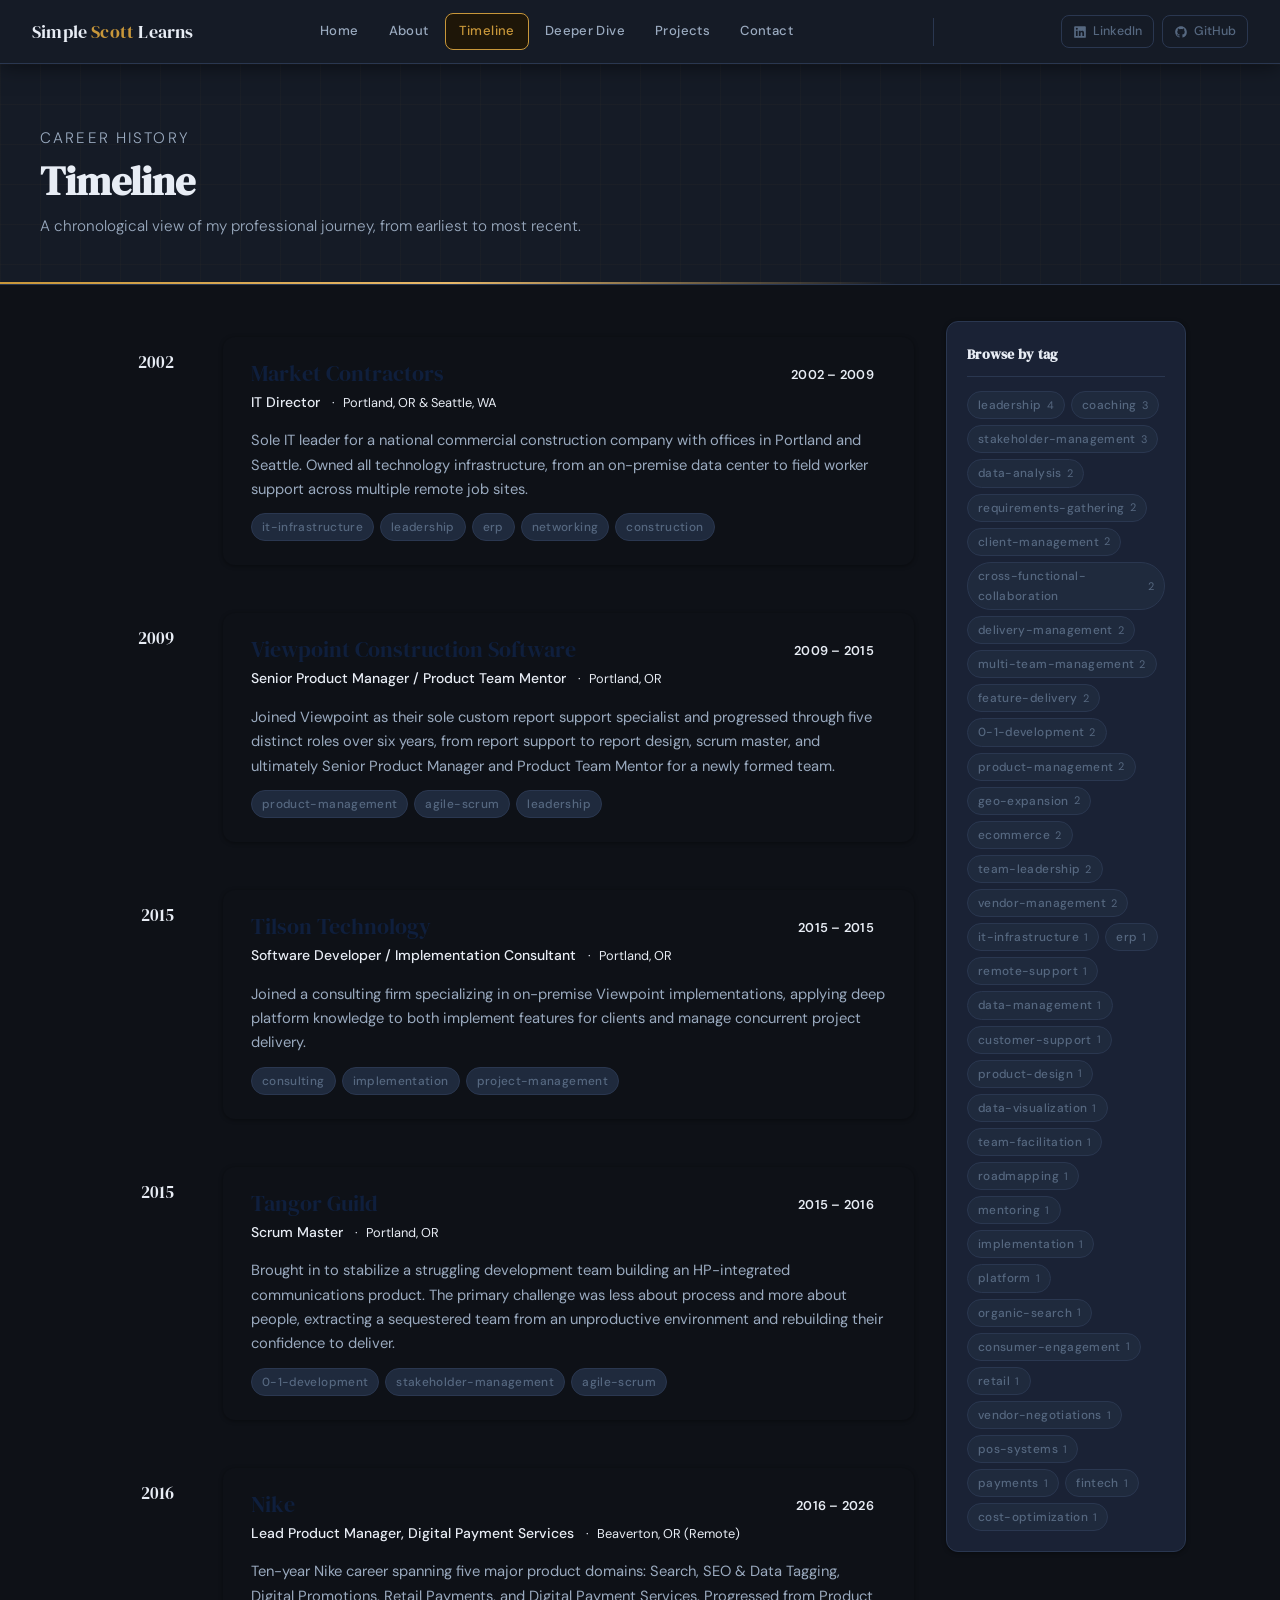
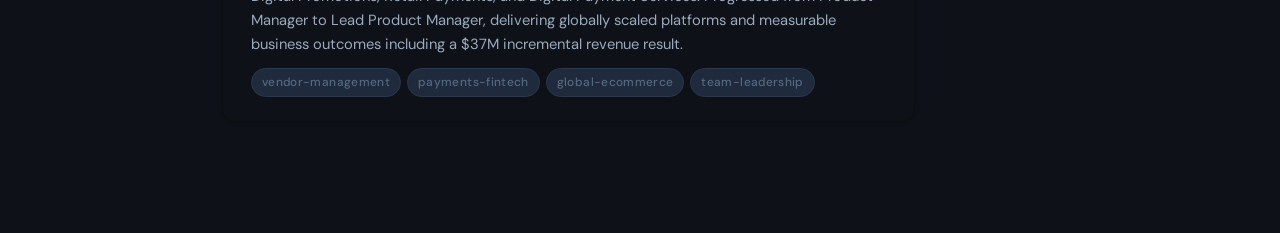
<file: timeline.html>
<!DOCTYPE html>
<html lang="en">
<head>
  <meta charset="UTF-8">
  <meta name="viewport" content="width=device-width, initial-scale=1.0">
  <title>Timeline — Simple Scott Learns</title>
  <link rel="stylesheet" href="css/style.css">
  <style>
    /* ── Timeline-specific styles ── */
    .timeline {
      display: flex;
      flex-direction: column;
      gap: 0;
    }

    .timeline-item {
      display: grid;
      grid-template-columns: 80px 1px 1fr;
      gap: 0 24px;
      position: relative;
    }

    /* Year label */
    .timeline-year {
      text-align: right;
      padding-top: 28px;
    }
    .timeline-year span {
      font-family: var(--font-display);
      font-size: 1.05rem;
      color: var(--accent);
      font-weight: 400;
    }

    /* Vertical line + dot */
    .timeline-spine {
      display: flex;
      flex-direction: column;
      align-items: center;
    }
    .timeline-dot {
      width: 12px;
      height: 12px;
      border-radius: 50%;
      background: var(--white);
      border: 2.5px solid var(--accent);
      margin-top: 32px;
      flex-shrink: 0;
      position: relative;
      z-index: 1;
    }
    .timeline-line {
      width: 1px;
      flex: 1;
      background: var(--cloud);
      margin-top: 4px;
    }
    .timeline-item:last-child .timeline-line {
      display: none;
    }

    /* Card */
    .timeline-card {
      margin: 16px 0 32px;
      background: var(--white);
      border-radius: var(--radius-lg);
      padding: 24px 28px;
      border: 1px solid var(--cloud);
      box-shadow: var(--shadow-sm);
      cursor: default;
      transition: box-shadow 0.2s, transform 0.2s, border-color 0.2s;
    }
    .timeline-card:hover {
      box-shadow: var(--shadow-md);
      transform: translateY(-2px);
      border-color: var(--accent-lt);
    }

    .timeline-card-header {
      display: flex;
      justify-content: space-between;
      align-items: flex-start;
      gap: 16px;
      flex-wrap: wrap;
    }

    .timeline-company {
      font-family: var(--font-display);
      font-size: 1.35rem;
      color: var(--navy);
      line-height: 1.2;
    }
    .timeline-meta {
      display: flex;
      align-items: center;
      gap: 12px;
      margin-top: 4px;
    }
    .timeline-title {
      font-size: 0.875rem;
      font-weight: 500;
      color: var(--slate);
    }
    .timeline-location {
      font-size: 0.8rem;
      color: var(--mist);
    }
    .timeline-location::before {
      content: '·';
      margin-right: 8px;
    }

    .timeline-dates {
      font-size: 0.8rem;
      font-weight: 600;
      color: var(--accent);
      background: var(--accent-bg);
      border: 1px solid var(--accent-lt);
      border-radius: 999px;
      padding: 3px 12px;
      white-space: nowrap;
      letter-spacing: 0.02em;
    }

    .timeline-summary {
      margin-top: 14px;
      font-size: 0.92rem;
      color: var(--text-secondary);
      line-height: 1.65;
    }

    /* No results state */
    .no-results {
      text-align: center;
      padding: 60px 20px;
      color: var(--text-muted);
    }
    .no-results h3 {
      font-family: var(--font-display);
      font-size: 1.3rem;
      margin-bottom: 8px;
      color: var(--slate);
    }
    .clear-filter {
      display: inline-block;
      margin-top: 16px;
      padding: 8px 20px;
      background: var(--accent);
      color: var(--white);
      border-radius: 999px;
      font-size: 0.85rem;
      font-weight: 500;
      cursor: pointer;
      border: none;
      transition: opacity 0.15s;
    }
    .clear-filter:hover { opacity: 0.85; }

    /* Active filter banner */
    .filter-banner {
      display: none;
      align-items: center;
      gap: 10px;
      background: var(--accent-bg);
      border: 1px solid var(--accent-lt);
      border-radius: var(--radius-md);
      padding: 10px 16px;
      margin-bottom: 24px;
      font-size: 0.875rem;
      color: var(--accent);
      font-weight: 500;
    }
    .filter-banner.visible { display: flex; }
    .filter-banner button {
      margin-left: auto;
      background: none;
      border: none;
      cursor: pointer;
      color: var(--accent);
      font-size: 1.1rem;
      line-height: 1;
      padding: 0 4px;
    }
  </style>
</head>
<body>

  <!-- Navigation -->
  <nav class="site-nav" aria-label="Main navigation">
    <a class="nav-brand" href="index.html">Simple <span>Scott</span> Learns</a>
    <ul class="nav-links">
      <li><a href="index.html">Home</a></li>
      <li><a href="index.html#about">About</a></li>
      <li><a href="index.html#timeline" class="active">Timeline</a></li>
      <li><a href="deeper-dive.html">Deeper Dive</a></li>
      <li><a href="index.html#projects">Projects</a></li>
      <li><a href="index.html#contact">Contact</a></li>
    </ul>
    <div class="nav-divider"></div>
    <div class="nav-social">
      <a href="https://www.linkedin.com/in/scottalvey/" target="_blank" rel="noopener">
        <svg width="14" height="14" viewBox="0 0 24 24" fill="currentColor"><path d="M20.5 2h-17A1.5 1.5 0 002 3.5v17A1.5 1.5 0 003.5 22h17a1.5 1.5 0 001.5-1.5v-17A1.5 1.5 0 0020.5 2zM8 19H5v-9h3zM6.5 8.25A1.75 1.75 0 118.3 6.5a1.78 1.78 0 01-1.8 1.75zM19 19h-3v-4.74c0-1.42-.6-1.93-1.38-1.93A1.74 1.74 0 0013 14.19a.66.66 0 000 .14V19h-3v-9h2.9v1.3a3.11 3.11 0 012.7-1.4c1.55 0 3.36.86 3.36 3.66z"/></svg>
        LinkedIn
      </a>
      <a href="https://github.com/Bajascot" target="_blank" rel="noopener">
        <svg width="14" height="14" viewBox="0 0 24 24" fill="currentColor"><path d="M12 2C6.477 2 2 6.484 2 12.017c0 4.425 2.865 8.18 6.839 9.504.5.092.682-.217.682-.483 0-.237-.008-.868-.013-1.703-2.782.605-3.369-1.343-3.369-1.343-.454-1.158-1.11-1.466-1.11-1.466-.908-.62.069-.608.069-.608 1.003.07 1.531 1.032 1.531 1.032.892 1.53 2.341 1.088 2.91.832.092-.647.35-1.088.636-1.338-2.22-.253-4.555-1.113-4.555-4.951 0-1.093.39-1.988 1.029-2.688-.103-.253-.446-1.272.098-2.65 0 0 .84-.27 2.75 1.026A9.564 9.564 0 0112 6.844c.85.004 1.705.115 2.504.337 1.909-1.296 2.747-1.027 2.747-1.027.546 1.379.202 2.398.1 2.651.64.7 1.028 1.595 1.028 2.688 0 3.848-2.339 4.695-4.566 4.943.359.309.678.92.678 1.855 0 1.338-.012 2.419-.012 2.747 0 .268.18.58.688.482A10.019 10.019 0 0022 12.017C22 6.484 17.522 2 12 2z"/></svg>
        GitHub
      </a>
    </div>
  </nav>

  <!-- Page Header -->
  <header class="page-header">
    <p class="section-label">Career history</p>
    <h1>Timeline</h1>
    <p>A chronological view of my professional journey, from earliest to most recent.</p>
  </header>

  <!-- Main Layout -->
  <div class="layout">
    <main class="main-content" id="main">

      <!-- Active filter banner -->
      <div class="filter-banner" id="filter-banner">
        Showing entries tagged: <strong id="active-tag-label"></strong>
        <button onclick="clearFilter()" aria-label="Clear filter">×</button>
      </div>

      <!-- Timeline list -->
      <div class="timeline" id="timeline-list" aria-live="polite"></div>

    </main>

    <!-- Sidebar -->
    <aside class="sidebar" aria-label="Tag filter">
      <div class="sidebar-card">
        <h3>Browse by tag</h3>
        <div class="tag-cloud" id="tag-cloud"></div>
      </div>
    </aside>
  </div>

  <!-- Data + logic -->
  <script src="data/jobs.js"></script>
  <script>
    let activeTag = null;

    function renderTimeline(jobs) {
      const list = document.getElementById('timeline-list');
      if (!jobs.length) {
        list.innerHTML = `
          <div class="no-results">
            <h3>No entries found</h3>
            <p>No jobs match the tag "<strong>${activeTag}</strong>".</p>
            <button class="clear-filter" onclick="clearFilter()">Clear filter</button>
          </div>`;
        return;
      }
      list.innerHTML = jobs.map(job => `
        <div class="timeline-item" data-id="${job.id}">
          <div class="timeline-year">
            <span>${job.startYear}</span>
          </div>
          <div class="timeline-spine">
            <div class="timeline-dot"></div>
            <div class="timeline-line"></div>
          </div>
          <div class="timeline-card">
            <div class="timeline-card-header">
              <div>
                <div class="timeline-company">${job.company}</div>
                <div class="timeline-meta">
                  <span class="timeline-title">${job.title}</span>
                  <span class="timeline-location">${job.location}</span>
                </div>
              </div>
              <div class="timeline-dates">
                ${job.startYear} – ${job.endYear || 'Present'}
              </div>
            </div>
            <p class="timeline-summary">${job.summary}</p>
            <div class="card-tags">
              ${job.tags.map(t => `<span class="tag${t === activeTag ? ' active' : ''}" onclick="setFilter('${t}')">${t}</span>`).join('')}
            </div>
          </div>
        </div>
      `).join('');
    }

    function renderTagCloud() {
      const cloud = document.getElementById('tag-cloud');
      const tags = getAllTags();
      cloud.innerHTML = tags.map(({ tag, count }) => `
        <span class="tag${tag === activeTag ? ' active' : ''}" onclick="setFilter('${tag}')">
          ${tag}<span class="tag-count">${count}</span>
        </span>
      `).join('');
    }

    function setFilter(tag) {
      activeTag = (activeTag === tag) ? null : tag;
      applyFilter();
    }

    function clearFilter() {
      activeTag = null;
      applyFilter();
    }

    function applyFilter() {
      const banner = document.getElementById('filter-banner');
      const label  = document.getElementById('active-tag-label');
      if (activeTag) {
        banner.classList.add('visible');
        label.textContent = activeTag;
      } else {
        banner.classList.remove('visible');
      }
      renderTimeline(filterByTag(activeTag));
      renderTagCloud();
    }

    // Init
    renderTimeline(JOBS);
    renderTagCloud();
  </script>

</body>
</html>
</file>
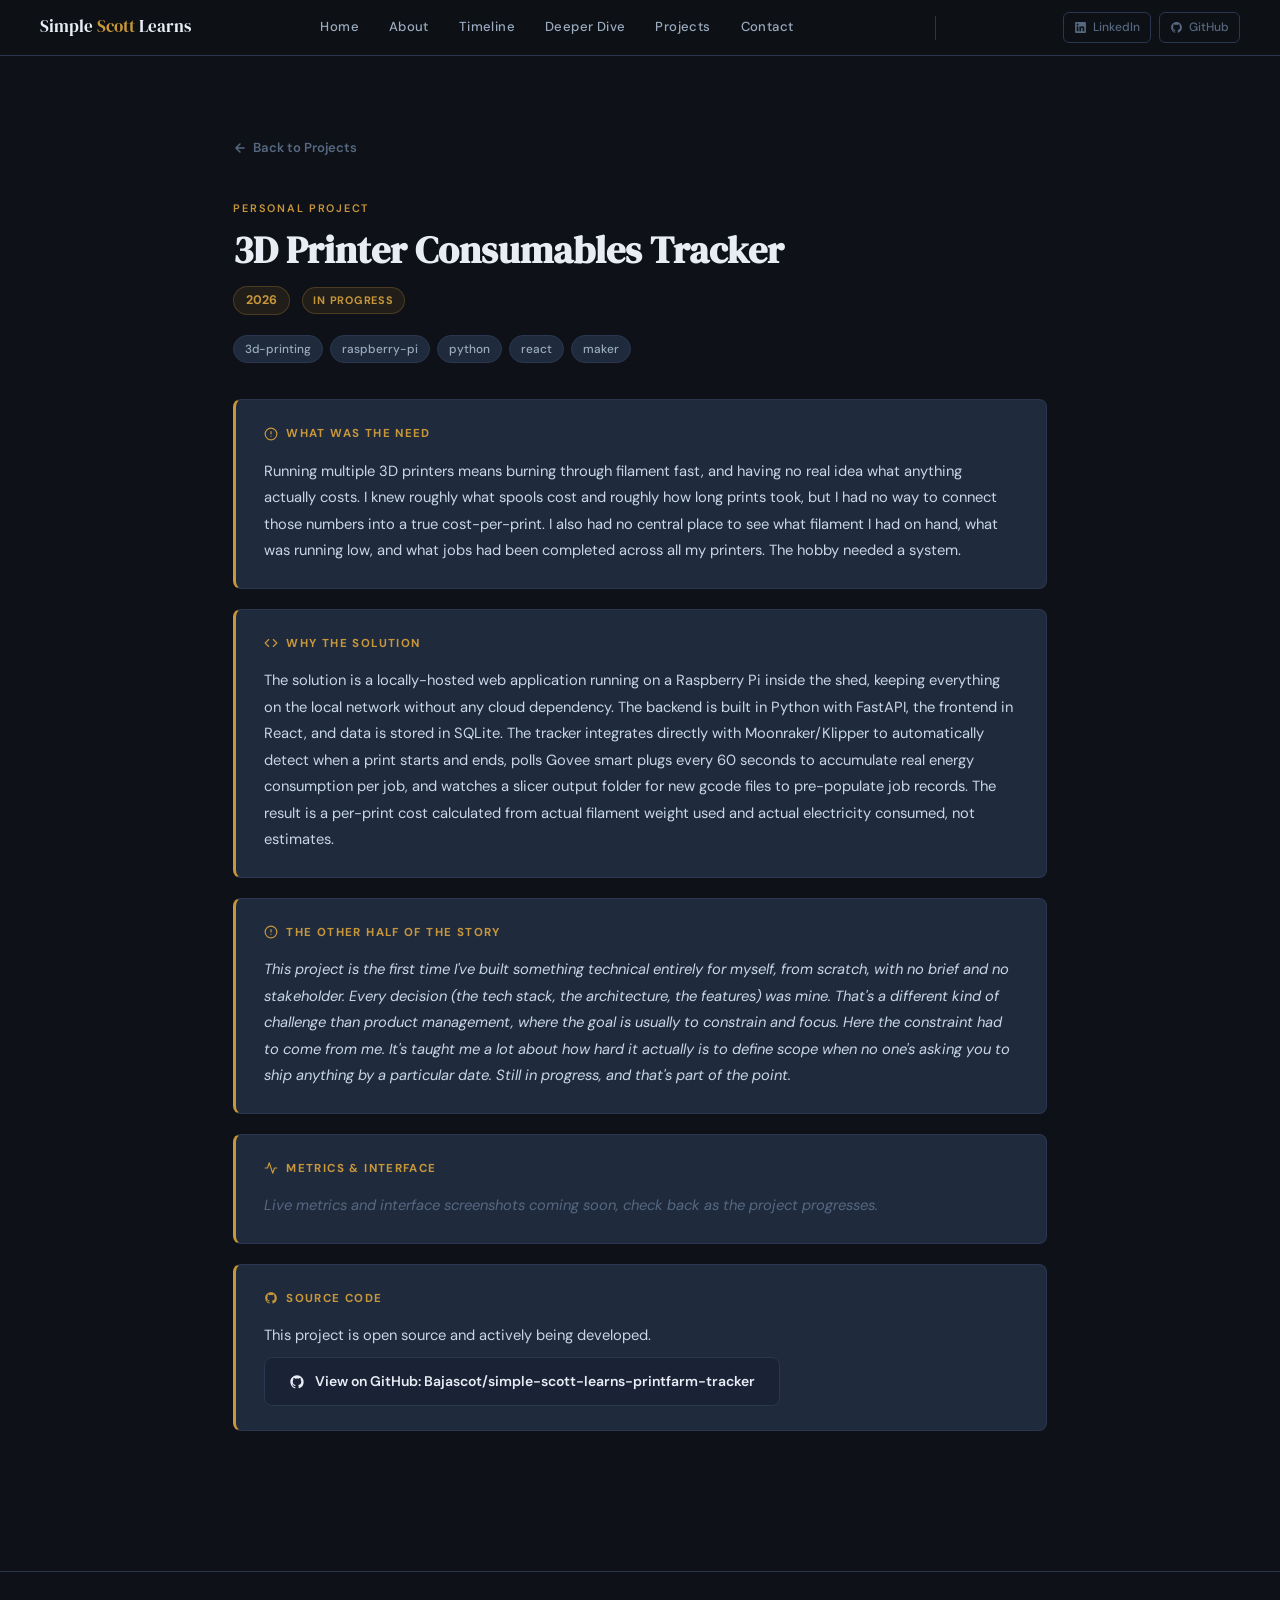
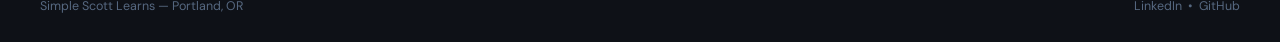
<file: projects/printfarm-tracker.html>
<!DOCTYPE html>
<html lang="en">
<head>
  <meta charset="UTF-8">
  <meta name="viewport" content="width=device-width, initial-scale=1.0">
  <title>3D Printer Consumables Tracker — Simple Scott Learns</title>
  <link rel="preconnect" href="https://fonts.googleapis.com">
  <link href="https://fonts.googleapis.com/css2?family=DM+Serif+Display:ital@0;1&family=DM+Sans:opsz,wght@9..40,300;9..40,400;9..40,500;9..40,600&display=swap" rel="stylesheet">
  <style>
    *, *::before, *::after { box-sizing: border-box; margin: 0; padding: 0; }
    html { font-size: 16px; scroll-behavior: smooth; }
    body { font-family: 'DM Sans', system-ui, sans-serif; background: #0e1117; color: #e8edf5; line-height: 1.7; }
    a { color: inherit; text-decoration: none; }
    img { max-width: 100%; display: block; }

    .site-nav {
      position: sticky; top: 0; z-index: 200;
      height: 56px;
      background: rgba(14,17,23,0.94);
      backdrop-filter: blur(12px);
      border-bottom: 1px solid #2a3750;
      display: flex; align-items: center;
      justify-content: space-between;
      padding: 0 40px;
    }
    .nav-brand {
      font-family: 'DM Serif Display', Georgia, serif;
      font-size: 1.05rem; color: #e8edf5;
      text-decoration: none; flex-shrink: 0;
    }
    .nav-brand span { color: #c8973a; }
    .nav-links { display: flex; align-items: center; gap: 2px; list-style: none; }
    .nav-links a {
      display: block; padding: 5px 13px;
      font-size: 0.82rem; font-weight: 500; color: #9aaabf;
      border-radius: 6px; letter-spacing: 0.03em;
      transition: background 0.15s, color 0.15s;
      border: 1px solid transparent; text-decoration: none;
    }
    .nav-links a:hover {
      background: rgba(200,151,58,0.1); color: #c8973a;
      border-color: rgba(200,151,58,0.3);
    }
    .nav-divider { width: 1px; height: 24px; background: #2a3750; margin: 0 12px; }
    .nav-social { display: flex; gap: 8px; }
    .nav-social a {
      display: flex; align-items: center; gap: 6px;
      padding: 4px 10px; font-size: 0.75rem; font-weight: 500;
      color: #566880; border: 1px solid #2a3750; border-radius: 6px;
      transition: border-color 0.15s, color 0.15s; text-decoration: none;
    }
    .nav-social a:hover { border-color: #c8973a; color: #c8973a; }

    .project-page {
      width: 66.666%;
      margin: 0 auto;
      padding: 80px 20px 120px;
    }

    .back-link {
      display: inline-flex; align-items: center; gap: 6px;
      font-size: 0.82rem; font-weight: 600;
      color: #566880; text-decoration: none;
      margin-bottom: 40px;
      transition: color 0.15s;
    }
    .back-link:hover { color: #c8973a; }

    .project-eyebrow {
      font-size: 0.68rem; font-weight: 600;
      letter-spacing: 0.16em; text-transform: uppercase;
      color: #c8973a; margin-bottom: 10px;
    }
    .project-title {
      font-family: 'DM Serif Display', Georgia, serif;
      font-size: 2.4rem; color: #e8edf5;
      line-height: 1.15; margin-bottom: 14px;
    }
    .project-meta {
      display: flex; align-items: center; gap: 12px;
      flex-wrap: wrap; margin-bottom: 20px;
    }
    .project-year-badge {
      font-size: 0.78rem; font-weight: 700; color: #c8973a;
      background: rgba(200,151,58,0.1);
      border: 1px solid rgba(200,151,58,0.25);
      border-radius: 999px; padding: 3px 12px;
    }
    .project-status-badge {
      font-size: 0.68rem; font-weight: 700;
      letter-spacing: 0.07em; text-transform: uppercase;
      padding: 3px 10px; border-radius: 999px;
      background: rgba(200,151,58,0.1); color: #c8973a;
      border: 1px solid rgba(200,151,58,0.25);
    }
    .project-tags { display: flex; flex-wrap: wrap; gap: 7px; margin-bottom: 36px; }
    .project-tag {
      font-size: 0.74rem; font-weight: 500; padding: 3px 11px;
      background: #1f2a3d; border: 1px solid #2a3750;
      border-radius: 999px; color: #9aaabf;
    }

    .project-section {
      background: #1f2a3d;
      border: 1px solid #2a3750;
      border-left: 3px solid #c8973a;
      border-radius: 8px;
      padding: 24px 28px;
      margin-bottom: 20px;
    }
    .project-section-title {
      display: flex; align-items: center; gap: 8px;
      font-size: 0.72rem; font-weight: 700;
      letter-spacing: 0.12em; text-transform: uppercase;
      color: #c8973a; margin-bottom: 14px;
    }
    .project-section p {
      font-size: 0.92rem; color: #c8d6e8;
      line-height: 1.8; margin: 0;
    }
    .project-section.story p { font-style: italic; }

    /* GitHub link */
    .github-link {
      display: inline-flex; align-items: center; gap: 10px;
      padding: 12px 24px;
      background: #1a2235;
      border: 1px solid #2a3750;
      border-radius: 8px;
      font-size: 0.875rem; font-weight: 600;
      color: #e8edf5;
      text-decoration: none;
      margin-top: 8px;
      transition: border-color 0.15s, color 0.15s, background 0.15s;
    }
    .github-link:hover {
      border-color: #c8973a;
      color: #c8973a;
      background: rgba(200,151,58,0.05);
    }

    /* Tech stack */
    .tech-stack {
      display: flex; flex-wrap: wrap; gap: 8px;
      margin-top: 16px;
    }
    .tech-pill {
      padding: 4px 12px;
      background: #0f1f3d;
      border: 1px solid #2a3750;
      border-radius: 999px;
      font-size: 0.78rem; font-weight: 600;
      color: #c8973a;
      letter-spacing: 0.03em;
    }

    footer {
      border-top: 1px solid #2a3750;
      padding: 24px 40px;
      display: flex; align-items: center; justify-content: space-between;
      font-size: 0.78rem; color: #566880;
    }
    footer a { color: #566880; text-decoration: none; }
    footer a:hover { color: #c8973a; }

    @media (max-width: 720px) {
      .project-page { width: 92%; padding: 60px 16px 80px; }
      .project-title { font-size: 1.8rem; }
      .site-nav { padding: 0 16px; }
    }
  </style>
</head>
<body>

  <nav class="site-nav" aria-label="Main navigation">
    <a class="nav-brand" href="../index.html">Simple <span>Scott</span> Learns</a>
    <ul class="nav-links">
      <li><a href="../index.html">Home</a></li>
      <li><a href="../index.html#about">About</a></li>
      <li><a href="../index.html#timeline">Timeline</a></li>
      <li><a href="../deeper-dive.html">Deeper Dive</a></li>
      <li><a href="../index.html#projects">Projects</a></li>
      <li><a href="../index.html#contact">Contact</a></li>
    </ul>
    <div class="nav-divider"></div>
    <div class="nav-social">
      <a href="https://www.linkedin.com/in/scottalvey/" target="_blank" rel="noopener">
        <svg width="13" height="13" viewBox="0 0 24 24" fill="currentColor"><path d="M20.5 2h-17A1.5 1.5 0 002 3.5v17A1.5 1.5 0 003.5 22h17a1.5 1.5 0 001.5-1.5v-17A1.5 1.5 0 0020.5 2zM8 19H5v-9h3zM6.5 8.25A1.75 1.75 0 118.3 6.5a1.78 1.78 0 01-1.8 1.75zM19 19h-3v-4.74c0-1.42-.6-1.93-1.38-1.93A1.74 1.74 0 0013 14.19a.66.66 0 000 .14V19h-3v-9h2.9v1.3a3.11 3.11 0 012.7-1.4c1.55 0 3.36.86 3.36 3.66z"/></svg>
        LinkedIn
      </a>
      <a href="https://github.com/Bajascot" target="_blank" rel="noopener">
        <svg width="13" height="13" viewBox="0 0 24 24" fill="currentColor"><path d="M12 2C6.477 2 2 6.484 2 12.017c0 4.425 2.865 8.18 6.839 9.504.5.092.682-.217.682-.483 0-.237-.008-.868-.013-1.703-2.782.605-3.369-1.343-3.369-1.343-.454-1.158-1.11-1.466-1.11-1.466-.908-.62.069-.608.069-.608 1.003.07 1.531 1.032 1.531 1.032.892 1.53 2.341 1.088 2.91.832.092-.647.35-1.088.636-1.338-2.22-.253-4.555-1.113-4.555-4.951 0-1.093.39-1.988 1.029-2.688-.103-.253-.446-1.272.098-2.65 0 0 .84-.27 2.75 1.026A9.564 9.564 0 0112 6.844c.85.004 1.705.115 2.504.337 1.909-1.296 2.747-1.027 2.747-1.027.546 1.379.202 2.398.1 2.651.64.7 1.028 1.595 1.028 2.688 0 3.848-2.339 4.695-4.566 4.943.359.309.678.92.678 1.855 0 1.338-.012 2.419-.012 2.747 0 .268.18.58.688.482A10.019 10.019 0 0022 12.017C22 6.484 17.522 2 12 2z"/></svg>
        GitHub
      </a>
    </div>
  </nav>

  <div class="project-page">

    <a href="../index.html#projects" class="back-link">
      <svg width="14" height="14" viewBox="0 0 24 24" fill="none" stroke="currentColor" stroke-width="2.5" stroke-linecap="round" stroke-linejoin="round"><path d="M19 12H5M12 19l-7-7 7-7"/></svg>
      Back to Projects
    </a>

    <p class="project-eyebrow">Personal Project</p>
    <h1 class="project-title">3D Printer Consumables Tracker</h1>
    <div class="project-meta">
      <span class="project-year-badge">2026</span>
      <span class="project-status-badge">In Progress</span>
    </div>
    <div class="project-tags">
      <span class="project-tag">3d-printing</span>
      <span class="project-tag">raspberry-pi</span>
      <span class="project-tag">python</span>
      <span class="project-tag">react</span>
      <span class="project-tag">maker</span>
    </div>

    <!-- What Was the Need -->
    <div class="project-section">
      <div class="project-section-title">
        <svg width="14" height="14" viewBox="0 0 24 24" fill="none" stroke="currentColor" stroke-width="2" stroke-linecap="round" stroke-linejoin="round"><circle cx="12" cy="12" r="10"/><line x1="12" y1="8" x2="12" y2="12"/><line x1="12" y1="16" x2="12.01" y2="16"/></svg>
        What Was the Need
      </div>
      <p>Running multiple 3D printers means burning through filament fast, and having no real idea what anything actually costs. I knew roughly what spools cost and roughly how long prints took, but I had no way to connect those numbers into a true cost-per-print. I also had no central place to see what filament I had on hand, what was running low, and what jobs had been completed across all my printers. The hobby needed a system.</p>
    </div>

    <!-- Why the Solution -->
    <div class="project-section">
      <div class="project-section-title">
        <svg width="14" height="14" viewBox="0 0 24 24" fill="none" stroke="currentColor" stroke-width="2" stroke-linecap="round" stroke-linejoin="round"><polyline points="16 18 22 12 16 6"/><polyline points="8 6 2 12 8 18"/></svg>
        Why the Solution
      </div>
      <p>The solution is a locally-hosted web application running on a Raspberry Pi inside the shed, keeping everything on the local network without any cloud dependency. The backend is built in Python with FastAPI, the frontend in React, and data is stored in SQLite. The tracker integrates directly with Moonraker/Klipper to automatically detect when a print starts and ends, polls Govee smart plugs every 60 seconds to accumulate real energy consumption per job, and watches a slicer output folder for new gcode files to pre-populate job records. The result is a per-print cost calculated from actual filament weight used and actual electricity consumed, not estimates.</p>
    </div>

    <!-- The Other Half -->
    <div class="project-section story">
      <div class="project-section-title">
        <svg width="14" height="14" viewBox="0 0 24 24" fill="none" stroke="currentColor" stroke-width="2" stroke-linecap="round" stroke-linejoin="round"><path d="M12 22c5.523 0 10-4.477 10-10S17.523 2 12 2 2 6.477 2 12s4.477 10 10 10z"/><path d="M12 8v4M12 16h.01"/></svg>
        The Other Half of the Story
      </div>
      <p>This project is the first time I've built something technical entirely for myself, from scratch, with no brief and no stakeholder. Every decision (the tech stack, the architecture, the features) was mine. That's a different kind of challenge than product management, where the goal is usually to constrain and focus. Here the constraint had to come from me. It's taught me a lot about how hard it actually is to define scope when no one's asking you to ship anything by a particular date. Still in progress, and that's part of the point.</p>
    </div>

    <!-- Metrics & Interface -->
    <div class="project-section">
      <div class="project-section-title">
        <svg width="14" height="14" viewBox="0 0 24 24" fill="none" stroke="currentColor" stroke-width="2" stroke-linecap="round" stroke-linejoin="round"><polyline points="22 12 18 12 15 21 9 3 6 12 2 12"/></svg>
        Metrics &amp; Interface
      </div>
      <p style="color:#566880;font-style:italic;">Live metrics and interface screenshots coming soon, check back as the project progresses.</p>
    </div>

    <!-- GitHub link -->
    <div class="project-section">
      <div class="project-section-title">
        <svg width="14" height="14" viewBox="0 0 24 24" fill="currentColor"><path d="M12 2C6.477 2 2 6.484 2 12.017c0 4.425 2.865 8.18 6.839 9.504.5.092.682-.217.682-.483 0-.237-.008-.868-.013-1.703-2.782.605-3.369-1.343-3.369-1.343-.454-1.158-1.11-1.466-1.11-1.466-.908-.62.069-.608.069-.608 1.003.07 1.531 1.032 1.531 1.032.892 1.53 2.341 1.088 2.91.832.092-.647.35-1.088.636-1.338-2.22-.253-4.555-1.113-4.555-4.951 0-1.093.39-1.988 1.029-2.688-.103-.253-.446-1.272.098-2.65 0 0 .84-.27 2.75 1.026A9.564 9.564 0 0112 6.844c.85.004 1.705.115 2.504.337 1.909-1.296 2.747-1.027 2.747-1.027.546 1.379.202 2.398.1 2.651.64.7 1.028 1.595 1.028 2.688 0 3.848-2.339 4.695-4.566 4.943.359.309.678.92.678 1.855 0 1.338-.012 2.419-.012 2.747 0 .268.18.58.688.482A10.019 10.019 0 0022 12.017C22 6.484 17.522 2 12 2z"/></svg>
        Source Code
      </div>
      <p>This project is open source and actively being developed.</p>
      <a href="https://github.com/Bajascot/simple-scott-learns-printfarm-tracker" target="_blank" rel="noopener" class="github-link">
        <svg width="16" height="16" viewBox="0 0 24 24" fill="currentColor"><path d="M12 2C6.477 2 2 6.484 2 12.017c0 4.425 2.865 8.18 6.839 9.504.5.092.682-.217.682-.483 0-.237-.008-.868-.013-1.703-2.782.605-3.369-1.343-3.369-1.343-.454-1.158-1.11-1.466-1.11-1.466-.908-.62.069-.608.069-.608 1.003.07 1.531 1.032 1.531 1.032.892 1.53 2.341 1.088 2.91.832.092-.647.35-1.088.636-1.338-2.22-.253-4.555-1.113-4.555-4.951 0-1.093.39-1.988 1.029-2.688-.103-.253-.446-1.272.098-2.65 0 0 .84-.27 2.75 1.026A9.564 9.564 0 0112 6.844c.85.004 1.705.115 2.504.337 1.909-1.296 2.747-1.027 2.747-1.027.546 1.379.202 2.398.1 2.651.64.7 1.028 1.595 1.028 2.688 0 3.848-2.339 4.695-4.566 4.943.359.309.678.92.678 1.855 0 1.338-.012 2.419-.012 2.747 0 .268.18.58.688.482A10.019 10.019 0 0022 12.017C22 6.484 17.522 2 12 2z"/></svg>
        View on GitHub: Bajascot/simple-scott-learns-printfarm-tracker
      </a>
    </div>

  </div>

  <footer>
    <span>Simple Scott Learns &mdash; Portland, OR</span>
    <span>
      <a href="https://www.linkedin.com/in/scottalvey/" target="_blank" rel="noopener">LinkedIn</a>
      &nbsp;&bull;&nbsp;
      <a href="https://github.com/Bajascot" target="_blank" rel="noopener">GitHub</a>
    </span>
  </footer>

</body>
</html>
</file>
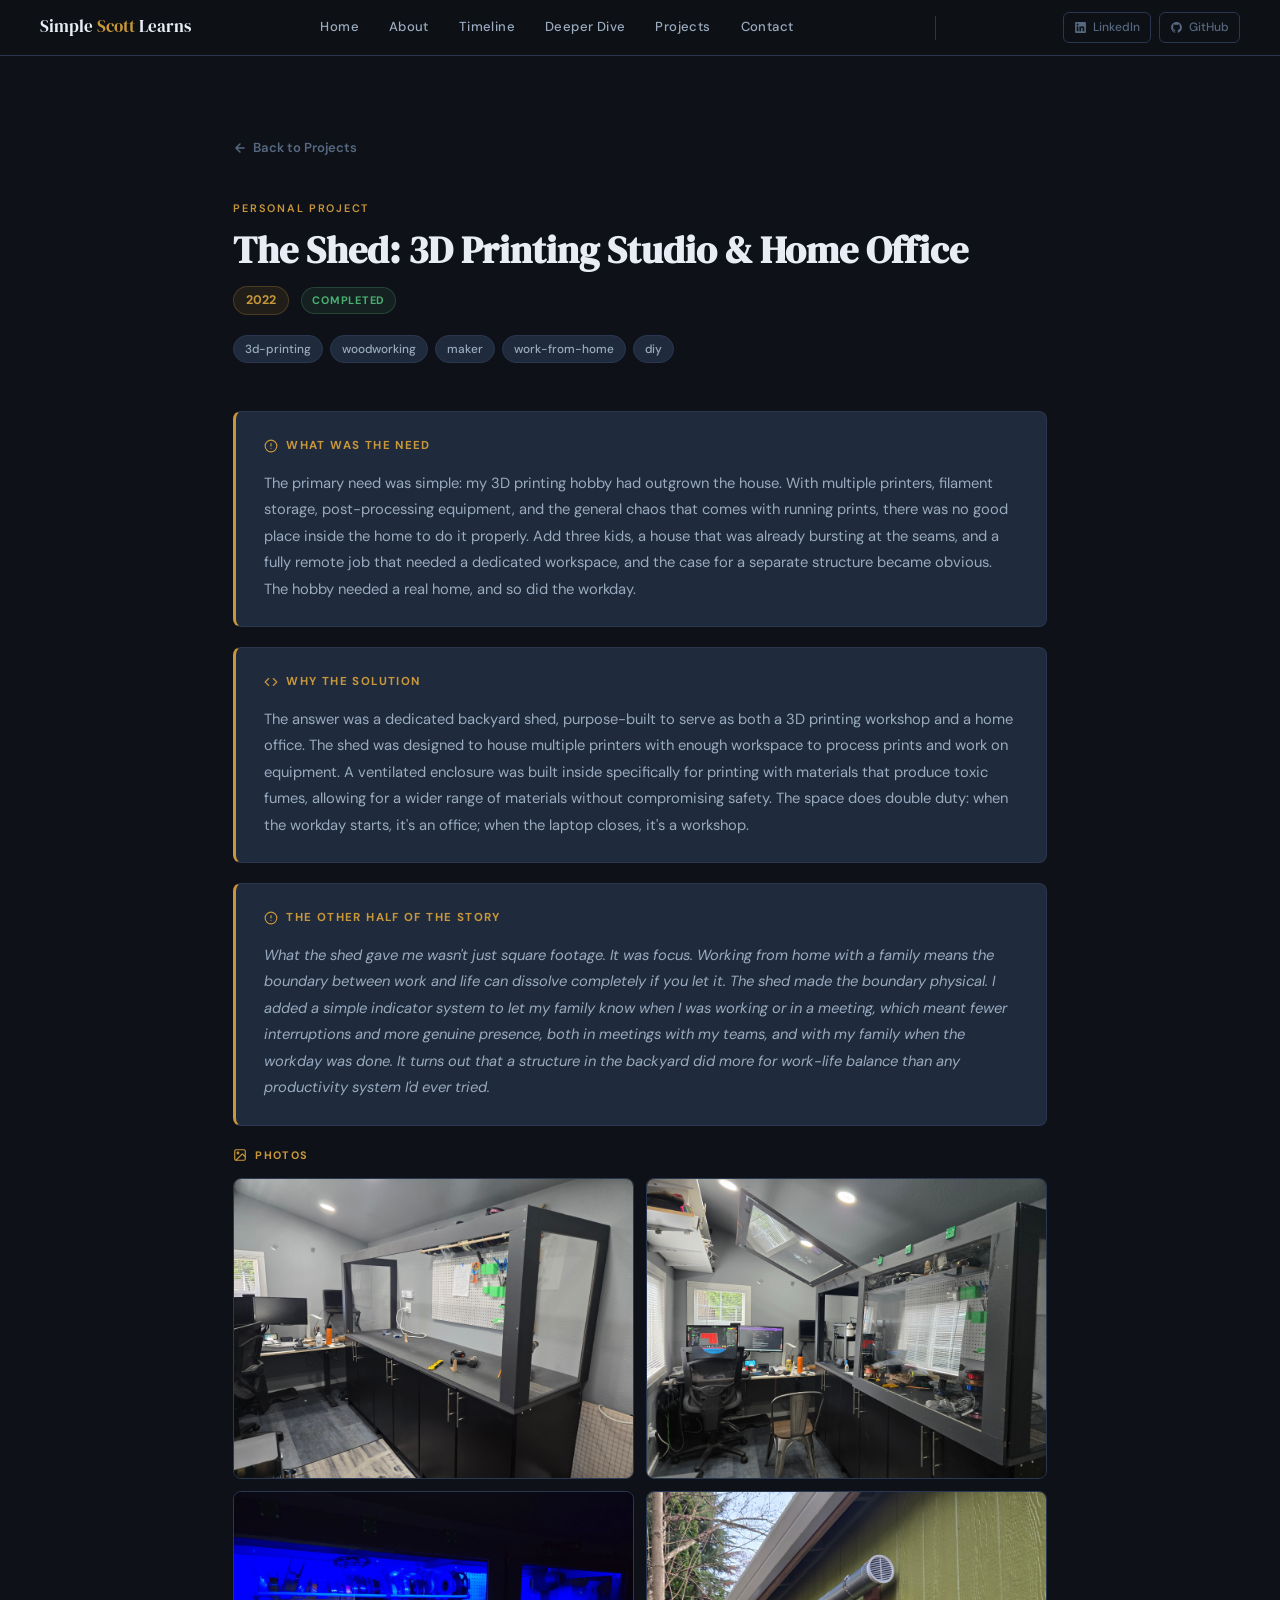
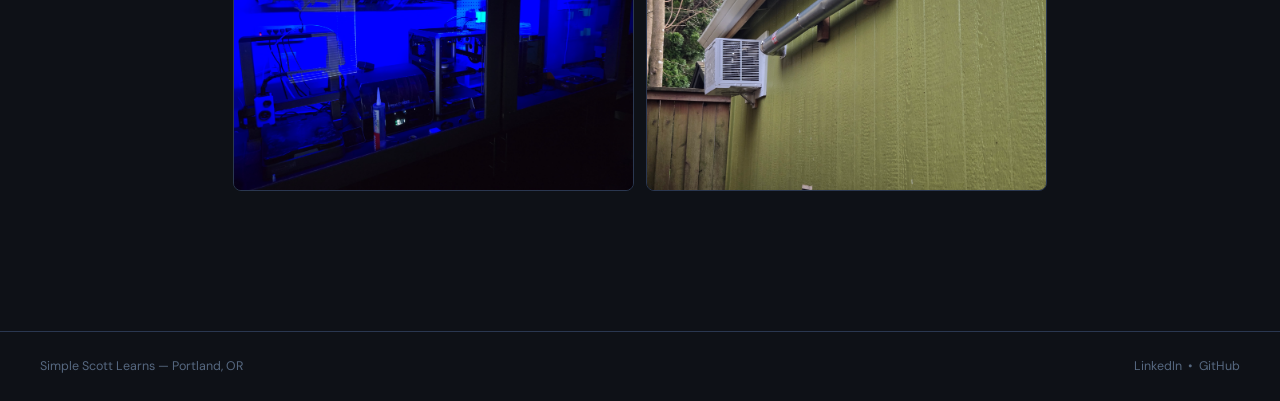
<file: projects/the-shed.html>
<!DOCTYPE html>
<html lang="en">
<head>
  <meta charset="UTF-8">
  <meta name="viewport" content="width=device-width, initial-scale=1.0">
  <title>The Shed — Simple Scott Learns</title>
  <link rel="preconnect" href="https://fonts.googleapis.com">
  <link href="https://fonts.googleapis.com/css2?family=DM+Serif+Display:ital@0;1&family=DM+Sans:opsz,wght@9..40,300;9..40,400;9..40,500;9..40,600&display=swap" rel="stylesheet">
  <style>
    *, *::before, *::after { box-sizing: border-box; margin: 0; padding: 0; }
    html { font-size: 16px; scroll-behavior: smooth; }
    body { font-family: 'DM Sans', system-ui, sans-serif; background: #0e1117; color: #e8edf5; line-height: 1.7; }
    a { color: inherit; text-decoration: none; }
    img { max-width: 100%; display: block; }

    .site-nav {
      position: sticky; top: 0; z-index: 200;
      height: 56px;
      background: rgba(14,17,23,0.94);
      backdrop-filter: blur(12px);
      border-bottom: 1px solid #2a3750;
      display: flex; align-items: center;
      justify-content: space-between;
      padding: 0 40px;
    }
    .nav-brand {
      font-family: 'DM Serif Display', Georgia, serif;
      font-size: 1.05rem; color: #e8edf5;
      text-decoration: none; flex-shrink: 0;
    }
    .nav-brand span { color: #c8973a; }
    .nav-links { display: flex; align-items: center; gap: 2px; list-style: none; }
    .nav-links a {
      display: block; padding: 5px 13px;
      font-size: 0.82rem; font-weight: 500; color: #9aaabf;
      border-radius: 6px; letter-spacing: 0.03em;
      transition: background 0.15s, color 0.15s;
      border: 1px solid transparent; text-decoration: none;
    }
    .nav-links a:hover {
      background: rgba(200,151,58,0.1); color: #c8973a;
      border-color: rgba(200,151,58,0.3);
    }
    .nav-divider { width: 1px; height: 24px; background: #2a3750; margin: 0 12px; }
    .nav-social { display: flex; gap: 8px; }
    .nav-social a {
      display: flex; align-items: center; gap: 6px;
      padding: 4px 10px; font-size: 0.75rem; font-weight: 500;
      color: #566880; border: 1px solid #2a3750; border-radius: 6px;
      transition: border-color 0.15s, color 0.15s; text-decoration: none;
    }
    .nav-social a:hover { border-color: #c8973a; color: #c8973a; }

    /* Page layout */
    .project-page {
      width: 66.666%;
      margin: 0 auto;
      padding: 80px 20px 120px;
    }

    /* Back link */
    .back-link {
      display: inline-flex; align-items: center; gap: 6px;
      font-size: 0.82rem; font-weight: 600;
      color: #566880; text-decoration: none;
      margin-bottom: 40px;
      transition: color 0.15s;
    }
    .back-link:hover { color: #c8973a; }

    /* Hero */
    .project-hero {
      margin-bottom: 48px;
    }
    .project-eyebrow {
      font-size: 0.68rem; font-weight: 600;
      letter-spacing: 0.16em; text-transform: uppercase;
      color: #c8973a; margin-bottom: 10px;
    }
    .project-title {
      font-family: 'DM Serif Display', Georgia, serif;
      font-size: 2.4rem; color: #e8edf5;
      line-height: 1.15; margin-bottom: 14px;
    }
    .project-meta {
      display: flex; align-items: center; gap: 12px;
      flex-wrap: wrap; margin-bottom: 20px;
    }
    .project-year-badge {
      font-size: 0.78rem; font-weight: 700; color: #c8973a;
      background: rgba(200,151,58,0.1);
      border: 1px solid rgba(200,151,58,0.25);
      border-radius: 999px; padding: 3px 12px;
    }
    .project-status-badge {
      font-size: 0.68rem; font-weight: 700;
      letter-spacing: 0.07em; text-transform: uppercase;
      padding: 3px 10px; border-radius: 999px;
      background: rgba(76,175,114,0.1); color: #4caf72;
      border: 1px solid rgba(76,175,114,0.25);
    }
    .project-tags { display: flex; flex-wrap: wrap; gap: 7px; }
    .project-tag {
      font-size: 0.74rem; font-weight: 500; padding: 3px 11px;
      background: #1f2a3d; border: 1px solid #2a3750;
      border-radius: 999px; color: #9aaabf;
    }

    /* Sections */
    .project-section {
      background: #1f2a3d;
      border: 1px solid #2a3750;
      border-left: 3px solid #c8973a;
      border-radius: 8px;
      padding: 24px 28px;
      margin-bottom: 20px;
    }
    .project-section-title {
      display: flex; align-items: center; gap: 8px;
      font-size: 0.72rem; font-weight: 700;
      letter-spacing: 0.12em; text-transform: uppercase;
      color: #c8973a; margin-bottom: 14px;
    }
    .project-section p {
      font-size: 0.92rem; color: #9aaabf;
      line-height: 1.8; margin: 0;
    }
    .project-section.story p { font-style: italic; }

    /* Photo grid */
    .photo-grid-section {
      margin-bottom: 20px;
    }
    .photo-grid-title {
      font-size: 0.68rem; font-weight: 700;
      letter-spacing: 0.12em; text-transform: uppercase;
      color: #c8973a; margin-bottom: 14px;
      display: flex; align-items: center; gap: 8px;
    }
    .photo-grid {
      display: grid;
      grid-template-columns: 1fr 1fr;
      gap: 12px;
    }
    .photo-grid img {
      width: 100%; border-radius: 8px;
      object-fit: cover; aspect-ratio: 4/3;
      border: 1px solid #2a3750;
    }
    .photo-placeholder {
      aspect-ratio: 4/3;
      background: #151b26;
      border: 2px dashed #2a3750;
      border-radius: 8px;
      display: flex; flex-direction: column;
      align-items: center; justify-content: center;
      gap: 8px; color: #566880; font-size: 0.8rem;
    }

    @media (max-width: 720px) {
      .project-page { width: 92%; padding: 60px 16px 80px; }
      .photo-grid { grid-template-columns: 1fr; }
      .project-title { font-size: 1.8rem; }
    }
  </style>
</head>
<body>

  <nav class="site-nav" aria-label="Main navigation">
    <a class="nav-brand" href="../index.html">Simple <span>Scott</span> Learns</a>
    <ul class="nav-links">
      <li><a href="../index.html">Home</a></li>
      <li><a href="../index.html#about">About</a></li>
      <li><a href="../index.html#timeline">Timeline</a></li>
      <li><a href="../deeper-dive.html">Deeper Dive</a></li>
      <li><a href="../index.html#projects">Projects</a></li>
      <li><a href="../index.html#contact">Contact</a></li>
    </ul>
    <div class="nav-divider"></div>
    <div class="nav-social">
      <a href="https://www.linkedin.com/in/scottalvey/" target="_blank" rel="noopener">
        <svg width="13" height="13" viewBox="0 0 24 24" fill="currentColor"><path d="M20.5 2h-17A1.5 1.5 0 002 3.5v17A1.5 1.5 0 003.5 22h17a1.5 1.5 0 001.5-1.5v-17A1.5 1.5 0 0020.5 2zM8 19H5v-9h3zM6.5 8.25A1.75 1.75 0 118.3 6.5a1.78 1.78 0 01-1.8 1.75zM19 19h-3v-4.74c0-1.42-.6-1.93-1.38-1.93A1.74 1.74 0 0013 14.19a.66.66 0 000 .14V19h-3v-9h2.9v1.3a3.11 3.11 0 012.7-1.4c1.55 0 3.36.86 3.36 3.66z"/></svg>
        LinkedIn
      </a>
      <a href="https://github.com/Bajascot" target="_blank" rel="noopener">
        <svg width="13" height="13" viewBox="0 0 24 24" fill="currentColor"><path d="M12 2C6.477 2 2 6.484 2 12.017c0 4.425 2.865 8.18 6.839 9.504.5.092.682-.217.682-.483 0-.237-.008-.868-.013-1.703-2.782.605-3.369-1.343-3.369-1.343-.454-1.158-1.11-1.466-1.11-1.466-.908-.62.069-.608.069-.608 1.003.07 1.531 1.032 1.531 1.032.892 1.53 2.341 1.088 2.91.832.092-.647.35-1.088.636-1.338-2.22-.253-4.555-1.113-4.555-4.951 0-1.093.39-1.988 1.029-2.688-.103-.253-.446-1.272.098-2.65 0 0 .84-.27 2.75 1.026A9.564 9.564 0 0112 6.844c.85.004 1.705.115 2.504.337 1.909-1.296 2.747-1.027 2.747-1.027.546 1.379.202 2.398.1 2.651.64.7 1.028 1.595 1.028 2.688 0 3.848-2.339 4.695-4.566 4.943.359.309.678.92.678 1.855 0 1.338-.012 2.419-.012 2.747 0 .268.18.58.688.482A10.019 10.019 0 0022 12.017C22 6.484 17.522 2 12 2z"/></svg>
        GitHub
      </a>
    </div>
  </nav>

  <div class="project-page">

    <a href="../index.html#projects" class="back-link">
      <svg width="14" height="14" viewBox="0 0 24 24" fill="none" stroke="currentColor" stroke-width="2.5" stroke-linecap="round" stroke-linejoin="round"><path d="M19 12H5M12 19l-7-7 7-7"/></svg>
      Back to Projects
    </a>

    <div class="project-hero">
      <p class="project-eyebrow">Personal Project</p>
      <h1 class="project-title">The Shed: 3D Printing Studio & Home Office</h1>
      <div class="project-meta">
        <span class="project-year-badge">2022</span>
        <span class="project-status-badge">Completed</span>
      </div>
      <div class="project-tags">
        <span class="project-tag">3d-printing</span>
        <span class="project-tag">woodworking</span>
        <span class="project-tag">maker</span>
        <span class="project-tag">work-from-home</span>
        <span class="project-tag">diy</span>
      </div>
    </div>

    <!-- What Was the Need -->
    <div class="project-section">
      <div class="project-section-title">
        <svg width="14" height="14" viewBox="0 0 24 24" fill="none" stroke="currentColor" stroke-width="2" stroke-linecap="round" stroke-linejoin="round"><circle cx="12" cy="12" r="10"/><line x1="12" y1="8" x2="12" y2="12"/><line x1="12" y1="16" x2="12.01" y2="16"/></svg>
        What Was the Need
      </div>
      <p>The primary need was simple: my 3D printing hobby had outgrown the house. With multiple printers, filament storage, post-processing equipment, and the general chaos that comes with running prints, there was no good place inside the home to do it properly. Add three kids, a house that was already bursting at the seams, and a fully remote job that needed a dedicated workspace, and the case for a separate structure became obvious. The hobby needed a real home, and so did the workday.</p>
    </div>

    <!-- Why the Solution -->
    <div class="project-section">
      <div class="project-section-title">
        <svg width="14" height="14" viewBox="0 0 24 24" fill="none" stroke="currentColor" stroke-width="2" stroke-linecap="round" stroke-linejoin="round"><polyline points="16 18 22 12 16 6"/><polyline points="8 6 2 12 8 18"/></svg>
        Why the Solution
      </div>
      <p>The answer was a dedicated backyard shed, purpose-built to serve as both a 3D printing workshop and a home office. The shed was designed to house multiple printers with enough workspace to process prints and work on equipment. A ventilated enclosure was built inside specifically for printing with materials that produce toxic fumes, allowing for a wider range of materials without compromising safety. The space does double duty: when the workday starts, it's an office; when the laptop closes, it's a workshop.</p>
    </div>

    <!-- The Other Half -->
    <div class="project-section story">
      <div class="project-section-title">
        <svg width="14" height="14" viewBox="0 0 24 24" fill="none" stroke="currentColor" stroke-width="2" stroke-linecap="round" stroke-linejoin="round"><path d="M12 22c5.523 0 10-4.477 10-10S17.523 2 12 2 2 6.477 2 12s4.477 10 10 10z"/><path d="M12 8v4M12 16h.01"/></svg>
        The Other Half of the Story
      </div>
      <p>What the shed gave me wasn't just square footage. It was focus. Working from home with a family means the boundary between work and life can dissolve completely if you let it. The shed made the boundary physical. I added a simple indicator system to let my family know when I was working or in a meeting, which meant fewer interruptions and more genuine presence, both in meetings with my teams, and with my family when the workday was done. It turns out that a structure in the backyard did more for work-life balance than any productivity system I'd ever tried.</p>
    </div>

    <!-- Photos -->
    <div class="photo-grid-section">
      <div class="photo-grid-title">
        <svg width="14" height="14" viewBox="0 0 24 24" fill="none" stroke="currentColor" stroke-width="2" stroke-linecap="round" stroke-linejoin="round"><rect x="3" y="3" width="18" height="18" rx="2"/><circle cx="8.5" cy="8.5" r="1.5"/><polyline points="21 15 16 10 5 21"/></svg>
        Photos
      </div>
      <div class="photo-grid">
        <img src="../images/projects/the-shed/enclosure-build.jpg" alt="Printer enclosure under construction">
        <img src="../images/projects/the-shed/workspace.jpg" alt="Full workspace with dual monitors and printers running">
        <img src="../images/projects/the-shed/blue-glow.jpg" alt="Printer enclosure lit with blue LEDs at night">
        <img src="../images/projects/the-shed/ventilation.jpg" alt="Exterior ventilation system for the enclosure">
      </div>
    </div>

  </div>

  <footer style="border-top:1px solid #2a3750;padding:24px 40px;display:flex;align-items:center;justify-content:space-between;font-size:0.78rem;color:#566880;">
    <span>Simple Scott Learns &mdash; Portland, OR</span>
    <span>
      <a href="https://www.linkedin.com/in/scottalvey/" target="_blank" rel="noopener" style="color:#566880;text-decoration:none;">LinkedIn</a>
      &nbsp;&bull;&nbsp;
      <a href="https://github.com/Bajascot" target="_blank" rel="noopener" style="color:#566880;text-decoration:none;">GitHub</a>
    </span>
  </footer>

</body>
</html>
</file>
<file: css/style.css>
/* ============================================================
   Simple Scott Learns — Dark Industrial Theme
   Palette drawn from logo: deep navy, warm gold, steel grays
   ============================================================ */

@import url('https://fonts.googleapis.com/css2?family=DM+Serif+Display:ital@0;1&family=DM+Sans:ital,opsz,wght@0,9..40,300;0,9..40,400;0,9..40,500;0,9..40,600;1,9..40,300&display=swap');

/* ── Variables ─────────────────────────────────────────────── */
:root {
  /* Core darks */
  --bg:           #0e1117;
  --bg-mid:       #151b26;
  --bg-card:      #1a2235;
  --bg-raised:    #1f2a3d;
  --border:       #2a3750;
  --border-light: #334466;

  /* Logo navy */
  --navy:         #0f1f3d;
  --navy-mid:     #162847;
  --navy-soft:    #1e3460;

  /* Logo gold */
  --gold:         #c8973a;
  --gold-lt:      #e8b96a;
  --gold-pale:    #f5e0b0;
  --gold-bg:      #1e1608;

  /* Text */
  --text-primary:   #e8edf5;
  --text-secondary: #9aaabf;
  --text-muted:     #566880;

  /* Steel accents */
  --steel:        #3a4f6a;
  --steel-lt:     #4a6280;

  /* Status */
  --green-bg:     #0d1f12;
  --green-border: #1e4d28;
  --green-text:   #4caf72;

  --font-display: 'DM Serif Display', Georgia, serif;
  --font-body:    'DM Sans', system-ui, sans-serif;
  --font-mono:    'JetBrains Mono', 'Fira Code', monospace;

  --radius-sm:  4px;
  --radius-md:  8px;
  --radius-lg:  12px;
  --radius-xl:  20px;

  --shadow-sm:  0 1px 4px rgba(0,0,0,0.4);
  --shadow-md:  0 4px 16px rgba(0,0,0,0.5);
  --shadow-lg:  0 8px 32px rgba(0,0,0,0.6);
  --glow-gold:  0 0 20px rgba(200,151,58,0.15);

  --nav-h: 64px;
  --sidebar-w: 240px;
  --content-max: 820px;
  --gap: 32px;
}

/* ── Reset ──────────────────────────────────────────────────── */
*, *::before, *::after { box-sizing: border-box; margin: 0; padding: 0; }
html { font-size: 16px; scroll-behavior: smooth; }
body {
  font-family: var(--font-body);
  color: var(--text-primary);
  background: var(--bg);
  line-height: 1.7;
  min-height: 100vh;
}
a { color: inherit; text-decoration: none; }
img { max-width: 100%; display: block; }

/* ── Navigation ─────────────────────────────────────────────── */
.site-nav {
  position: sticky;
  top: 0;
  z-index: 100;
  height: var(--nav-h);
  background: var(--bg-mid);
  border-bottom: 1px solid var(--border);
  display: flex;
  align-items: center;
  justify-content: space-between;
  padding: 0 32px;
  gap: 16px;
  box-shadow: 0 2px 20px rgba(0,0,0,0.5);
}

/* Brand */
.nav-brand {
  font-family: var(--font-display);
  font-size: 1.15rem;
  color: var(--text-primary);
  letter-spacing: 0.01em;
  white-space: nowrap;
  text-decoration: none;
  flex-shrink: 0;
}
.nav-brand span {
  color: var(--gold);
}

.nav-links {
  display: flex;
  align-items: center;
  gap: 2px;
  list-style: none;
}

.nav-links a {
  display: block;
  padding: 6px 13px;
  font-size: 0.82rem;
  font-weight: 500;
  color: var(--text-secondary);
  border-radius: var(--radius-md);
  letter-spacing: 0.03em;
  transition: background 0.15s, color 0.15s;
  border: 1px solid transparent;
}
.nav-links a:hover {
  background: var(--bg-raised);
  color: var(--text-primary);
  border-color: var(--border);
}
.nav-links a.active {
  background: var(--gold-bg);
  color: var(--gold);
  border-color: var(--gold);
}

.nav-divider {
  width: 1px;
  height: 28px;
  background: var(--border);
  margin: 0 14px;
}

.nav-social {
  display: flex;
  gap: 8px;
}
.nav-social a {
  display: flex;
  align-items: center;
  gap: 6px;
  padding: 5px 11px;
  font-size: 0.78rem;
  font-weight: 500;
  color: var(--text-muted);
  border: 1px solid var(--border);
  border-radius: var(--radius-md);
  transition: border-color 0.15s, color 0.15s, background 0.15s;
}
.nav-social a:hover {
  border-color: var(--gold);
  color: var(--gold);
  background: var(--gold-bg);
}

/* ── Page Header ────────────────────────────────────────────── */
.page-header {
  background: var(--bg-mid);
  padding: 52px 40px 44px;
  position: relative;
  overflow: hidden;
  border-bottom: 1px solid var(--border);
}

/* Industrial grid texture overlay */
.page-header::before {
  content: '';
  position: absolute;
  inset: 0;
  background-image:
    linear-gradient(rgba(200,151,58,0.03) 1px, transparent 1px),
    linear-gradient(90deg, rgba(200,151,58,0.03) 1px, transparent 1px);
  background-size: 40px 40px;
  pointer-events: none;
}

.page-header::after {
  content: '';
  position: absolute;
  bottom: 0; left: 0; right: 0;
  height: 2px;
  background: linear-gradient(90deg, var(--gold), var(--gold-lt), transparent 70%);
}

.page-header h1 {
  font-family: var(--font-display);
  font-size: 2.5rem;
  color: var(--text-primary);
  line-height: 1.15;
  max-width: var(--content-max);
  position: relative;
}
.page-header p {
  margin-top: 10px;
  color: var(--text-secondary);
  font-size: 0.95rem;
  font-weight: 300;
  max-width: 560px;
  position: relative;
}

/* ── Layout ─────────────────────────────────────────────────── */
.layout {
  display: grid;
  grid-template-columns: 1fr var(--sidebar-w);
  gap: var(--gap);
  max-width: calc(var(--content-max) + var(--sidebar-w) + var(--gap) + 80px);
  margin: 0 auto;
  padding: 36px 40px 80px;
  align-items: start;
}

.main-content { min-width: 0; }

/* ── Sidebar ────────────────────────────────────────────────── */
.sidebar {
  position: sticky;
  top: calc(var(--nav-h) + 20px);
}

.sidebar-card {
  background: var(--bg-card);
  border-radius: var(--radius-lg);
  padding: 20px;
  border: 1px solid var(--border);
  box-shadow: var(--shadow-sm);
}

.sidebar-card h3 {
  font-family: var(--font-display);
  font-size: 0.9rem;
  color: var(--text-primary);
  margin-bottom: 14px;
  padding-bottom: 10px;
  border-bottom: 1px solid var(--border);
  letter-spacing: 0.02em;
}

/* ── Tags ───────────────────────────────────────────────────── */
.tag-cloud {
  display: flex;
  flex-wrap: wrap;
  gap: 6px;
}

.tag {
  display: inline-flex;
  align-items: center;
  padding: 3px 10px;
  font-size: 0.74rem;
  font-weight: 500;
  background: var(--bg-raised);
  color: var(--text-muted);
  border-radius: 999px;
  border: 1px solid var(--border);
  cursor: pointer;
  transition: background 0.15s, color 0.15s, border-color 0.15s;
  letter-spacing: 0.03em;
}
.tag:hover,
.tag.active {
  background: var(--gold-bg);
  color: var(--gold);
  border-color: var(--gold);
}
.tag .tag-count {
  margin-left: 5px;
  font-size: 0.68rem;
  color: var(--text-muted);
  font-weight: 400;
}
.tag.active .tag-count { color: var(--gold); }

/* ── Cards ──────────────────────────────────────────────────── */
.card {
  background: var(--bg-card);
  border-radius: var(--radius-lg);
  padding: 24px 28px;
  border: 1px solid var(--border);
  box-shadow: var(--shadow-sm);
  transition: box-shadow 0.2s, border-color 0.2s, transform 0.2s;
}
.card:hover {
  box-shadow: var(--shadow-md), var(--glow-gold);
  border-color: var(--steel-lt);
  transform: translateY(-1px);
}

.card-tags {
  display: flex;
  flex-wrap: wrap;
  gap: 6px;
  margin-top: 12px;
}

/* ── Section label ──────────────────────────────────────────── */
.section-label {
  font-size: 0.68rem;
  font-weight: 600;
  letter-spacing: 0.14em;
  text-transform: uppercase;
  color: var(--gold);
  margin-bottom: 6px;
}

/* ── Buttons ────────────────────────────────────────────────── */
.btn-primary {
  display: inline-flex;
  align-items: center;
  gap: 8px;
  padding: 10px 22px;
  background: var(--gold);
  color: var(--bg);
  border-radius: 999px;
  font-size: 0.875rem;
  font-weight: 700;
  letter-spacing: 0.02em;
  transition: opacity 0.15s, transform 0.15s, box-shadow 0.15s;
}
.btn-primary:hover {
  opacity: 0.9;
  transform: translateY(-1px);
  box-shadow: 0 4px 16px rgba(200,151,58,0.4);
}

.btn-secondary {
  display: inline-flex;
  align-items: center;
  gap: 8px;
  padding: 10px 22px;
  background: transparent;
  color: var(--text-secondary);
  border: 1px solid var(--border);
  border-radius: 999px;
  font-size: 0.875rem;
  font-weight: 500;
  transition: border-color 0.15s, color 0.15s;
}
.btn-secondary:hover {
  border-color: var(--gold);
  color: var(--gold);
}

/* ── Filter banner ──────────────────────────────────────────── */
.filter-banner {
  display: none;
  align-items: center;
  gap: 10px;
  background: var(--gold-bg);
  border: 1px solid var(--gold);
  border-radius: var(--radius-md);
  padding: 10px 16px;
  margin-bottom: 24px;
  font-size: 0.875rem;
  color: var(--gold);
  font-weight: 500;
}
.filter-banner.visible { display: flex; }
.filter-banner button {
  margin-left: auto;
  background: none;
  border: none;
  cursor: pointer;
  color: var(--gold);
  font-size: 1.1rem;
  line-height: 1;
  padding: 0 4px;
}

/* ── No results ─────────────────────────────────────────────── */
.no-results {
  text-align: center;
  padding: 60px 20px;
  color: var(--text-muted);
}
.no-results h3 {
  font-family: var(--font-display);
  font-size: 1.3rem;
  margin-bottom: 8px;
  color: var(--text-secondary);
}
.clear-filter {
  display: inline-block;
  margin-top: 16px;
  padding: 8px 20px;
  background: var(--gold);
  color: var(--bg);
  border-radius: 999px;
  font-size: 0.85rem;
  font-weight: 600;
  cursor: pointer;
  border: none;
  transition: opacity 0.15s;
}
.clear-filter:hover { opacity: 0.85; }

/* ── Scrollbar ──────────────────────────────────────────────── */
::-webkit-scrollbar { width: 6px; }
::-webkit-scrollbar-track { background: var(--bg); }
::-webkit-scrollbar-thumb { background: var(--border); border-radius: 3px; }
::-webkit-scrollbar-thumb:hover { background: var(--steel); }

/* ── Responsive ─────────────────────────────────────────────── */
@media (max-width: 860px) {
  .layout {
    grid-template-columns: 1fr;
    padding: 24px 20px 60px;
  }
  .sidebar { position: static; }
  .page-header { padding: 36px 20px 32px; }
  .page-header h1 { font-size: 1.9rem; }
  .site-nav { padding: 0 16px; }
  .nav-brand-sub { display: none; }
}

/* ── Utility ────────────────────────────────────────────────── */
.visually-hidden {
  position: absolute;
  width: 1px; height: 1px;
  overflow: hidden;
  clip: rect(0,0,0,0);
  white-space: nowrap;
}
</file>
